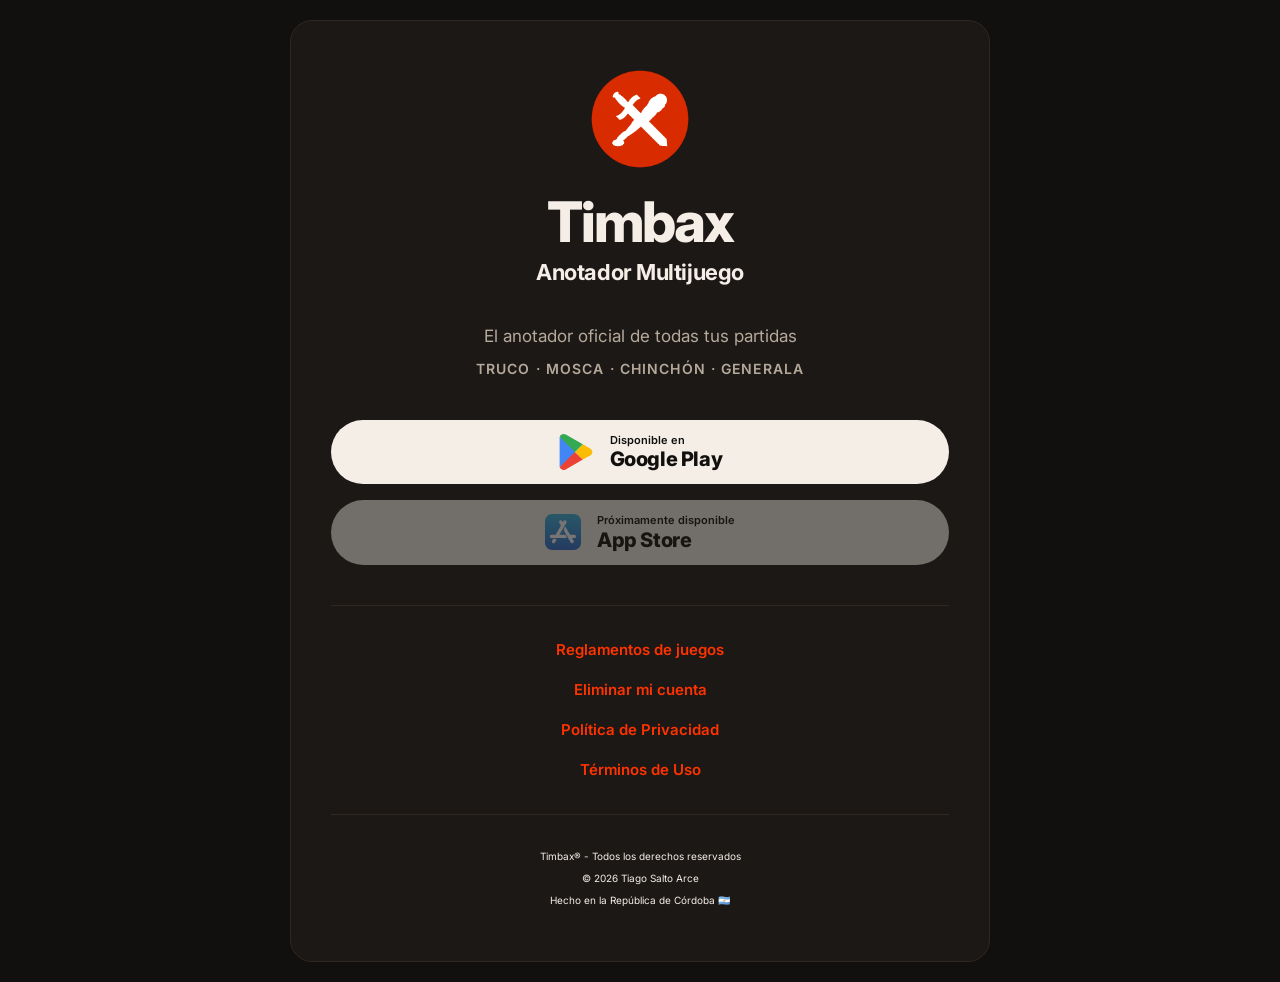
<file: index.html>
<!DOCTYPE html>
<html lang="es">
<head>
    <meta charset="UTF-8">
    <meta name="viewport" content="width=device-width, initial-scale=1.0">
    
    <!-- ══════════════════════════════════════════════════════════
     index.html  (timbax.com)
     ══════════════════════════════════════════════════════════ -->
<title>Timbax - Anotador de Truco, Generala, Mosca y Chinchón</title>
<meta name="description" content="Timbax es el anotador oficial para todas tus partidas de Truco, Generala, Mosca y Chinchón. El único anotador que entiende las reglas de tus juegos. Disponible para Android e iOS.">
<meta name="keywords" content="anotador de truco argentino, anotador de generala, anotador de chinchon, anotador de mosca, marcador de puntos, puntaje truco, puntaje mosca, puntaje generala, puntaje chinchon, anotador cartas argentina, anotador multijuego, truco argentino app">
<meta name="author" content="Tiago Salto Arce">
<link rel="canonical" href="https://timbax.com/">
 
<!-- Open Graph (WhatsApp, redes sociales) -->
<meta property="og:title" content="Timbax - Anotador de Truco, Generala, Mosca y Chinchón">
<meta property="og:description" content="El anotador oficial para todas tus partidas. El único anotador que entiende las reglas de tus juegos. Truco, Generala, Mosca y Chinchón.">
<meta property="og:url" content="https://timbax.com/">
<meta property="og:type" content="website">
<meta property="og:locale" content="es_AR">
    
    <!-- Favicons -->
    <link rel="icon" type="image/x-icon" href="/favicon.ico">
    <link rel="icon" type="image/png" sizes="32x32" href="/favicon-32x32.png">
    <link rel="icon" type="image/png" sizes="16x16" href="/favicon-16x16.png">
    <link rel="apple-touch-icon" sizes="180x180" href="/apple-touch-icon.png">
    <link rel="icon" type="image/png" sizes="192x192" href="/android-chrome-192x192.png">
    <link rel="icon" type="image/png" sizes="512x512" href="/android-chrome-512x512.png">

    <link rel="stylesheet" href="/assets/css/timbax.css">
    <style>
        body {
            min-height: 100vh;
            display: flex;
            flex-direction: column;
            align-items: center;
            justify-content: center;
        }

        .container {
            max-width: 700px;
            width: 100%;
            background: var(--container);
            padding: 48px 40px;
            border: 1px solid var(--border);
            border-radius: var(--radius-card);
            text-align: center;
        }

        .logo-image {
            width: 100px;
            height: auto;
            margin-bottom: 16px;
        }

        .logo {
            font-size: 56px;
            font-weight: 800;
            line-height: 1.05;
            letter-spacing: -0.04em;
            margin-bottom: 4px;
            color: var(--text);
        }

        .tagline {
            font-size: 22px;
            font-weight: 700;
            letter-spacing: -0.02em;
            margin-bottom: 32px;
            color: var(--text);
        }

        .description {
            font-size: 17px;
            font-weight: 400;
            margin-bottom: 8px;
            color: var(--text-muted);
        }

        .games {
            font-size: 14px;
            font-weight: 600;
            letter-spacing: 0.08em;
            margin-bottom: 40px;
            color: var(--text-muted);
        }

        .buttons {
            display: flex;
            flex-direction: column;
            gap: 16px;
            margin-bottom: 40px;
        }

        .btn {
            display: flex;
            align-items: center;
            justify-content: center;
            gap: 16px;
            padding: 14px 24px;
            text-decoration: none;
            border-radius: 50px;
            transition: all 0.2s ease;
            cursor: pointer;
            background: var(--text);
            color: var(--bg);
            -webkit-tap-highlight-color: transparent;
            user-select: none;
        }
        
        .btn:hover {
            background: #ffffff;
            transform: translateY(-2px);
            box-shadow: 0 0 0 3px var(--accent-soft);
        }

        .btn:focus-visible {
            outline: 2px solid var(--primary-text);
            outline-offset: 3px;
        }

        .btn-disabled {
            opacity: 0.4;
            pointer-events: none;
            filter: grayscale(25%);
        }

        .btn-disabled:hover {
            transform: none;
            box-shadow: none;
            background: var(--text);
        }

        .btn-icon {
            width: 36px;
            height: 36px;
            flex-shrink: 0;
        }

        .btn-text {
            display: flex;
            flex-direction: column;
            align-items: flex-start;
            gap: 1px;
        }

        .btn-text-sub {
            font-size: 11px;
            font-weight: 600;
            line-height: 1.2;
            color: var(--bg);
        }

        .btn-text-main {
            font-size: 20px;
            font-weight: 800;
            line-height: 1.1;
            letter-spacing: -0.02em;
            color: var(--bg);
        }

        .divider {
            width: 100%;
            height: 1px;
            background: var(--border);
            margin: 32px 0;
        }

        .legal-links {
            display: flex;
            flex-direction: column;
            gap: 16px;
            margin-bottom: 32px;
        }

        .legal-link {
            font-size: 15px;
            color: var(--primary-text);
            text-decoration: none;
            font-weight: 600;
            transition: opacity 0.2s ease;
            -webkit-tap-highlight-color: transparent;
        }

        .legal-link:hover {
            opacity: 0.7;
        }

        .footer-info {
            font-size: 12px;
            line-height: 1.8;
            color: var(--text-muted);
            font-weight: 400;
        }

        .footer-info p {
            margin-bottom: 4px;
            font-size: 10px;
        }

        /* Mobile adjustments */
        @media (max-width: 768px) {
            .container {
                padding: 40px 28px;
                max-width: 100%;
            }

            .logo-image {
                width: 80px;
                margin-bottom: 12px;
            }

            .logo {
                font-size: 42px;
            }

            .tagline {
                font-size: 18px;
                margin-bottom: 24px;
            }

            .description {
                font-size: 15px;
            }

            .games {
                font-size: 13px;
                margin-bottom: 32px;
                line-height: 1.4;
            }

            .buttons {
                gap: 12px;
            }

            .btn {
                font-size: 15px;
                padding: 14px 24px;
            }

            .btn-icon {
                width: 36px;
                height: 36px;
            }

            .divider {
                margin: 24px 0;
            }

            .legal-links {
                gap: 12px;
                margin-bottom: 24px;
            }

            .legal-link {
                font-size: 14px;
            }

            .footer-info {
                font-size: 10px;
            }
        }

        /* Tablet adjustments */
        @media (min-width: 769px) and (max-width: 1024px) {
            .container {
                max-width: 600px;
            }
        }
    </style>
</head>
<body>
    <div class="container">
        <img src="/timbax_logo.png" alt="Timbax Logo" class="logo-image">
        <h1 class="logo">Timbax</h1>
        <p class="tagline">Anotador Multijuego</p>
        
        <p class="description">El anotador oficial de todas tus partidas</p>
        <p class="games">TRUCO · MOSCA · CHINCHÓN · GENERALA</p>
        
        <div class="buttons">
            <a href="https://play.google.com/store/apps/details?id=com.timbax.app" class="btn" target="_blank" rel="noopener">
                <!-- Google Play logo oficial -->
                <img src="/assets/icons/ic_googleplay.svg" class="btn-icon" alt="">
                <div class="btn-text">
                    <span class="btn-text-sub">Disponible en</span>
                    <span class="btn-text-main">Google Play</span>
                </div>
            </a>
            <a href="https://apps.apple.com/app/timbax/id0000000000" class="btn btn-disabled" aria-disabled="true" tabindex="-1">
                <!-- Apple AppStore logo oficial -->
                <img src="/assets/icons/ic_appstore.svg" class="btn-icon" alt="">
                <div class="btn-text">
                    <span class="btn-text-sub">Próximamente disponible</span>
                    <span class="btn-text-main">App Store</span>
                </div>
            </a>
        </div>

        <div class="divider"></div>

        <div class="legal-links">
            <a href="/reglas" class="legal-link">Reglamentos de juegos</a>
            <a href="/delete-account" class="legal-link">Eliminar mi cuenta</a>
            <a href="/privacy-policy" class="legal-link">Política de Privacidad</a>
            <a href="/terms-of-use" class="legal-link">Términos de Uso</a>
        </div>

        <div class="divider"></div>

        <div class="footer-info">
            <p>Timbax® - Todos los derechos reservados</p>
            <p>© 2026 Tiago Salto Arce</p>
            <p>Hecho en la República de Córdoba 🇦🇷</p>
        </div>   
        
    </div>
</body>
</html>
</file>
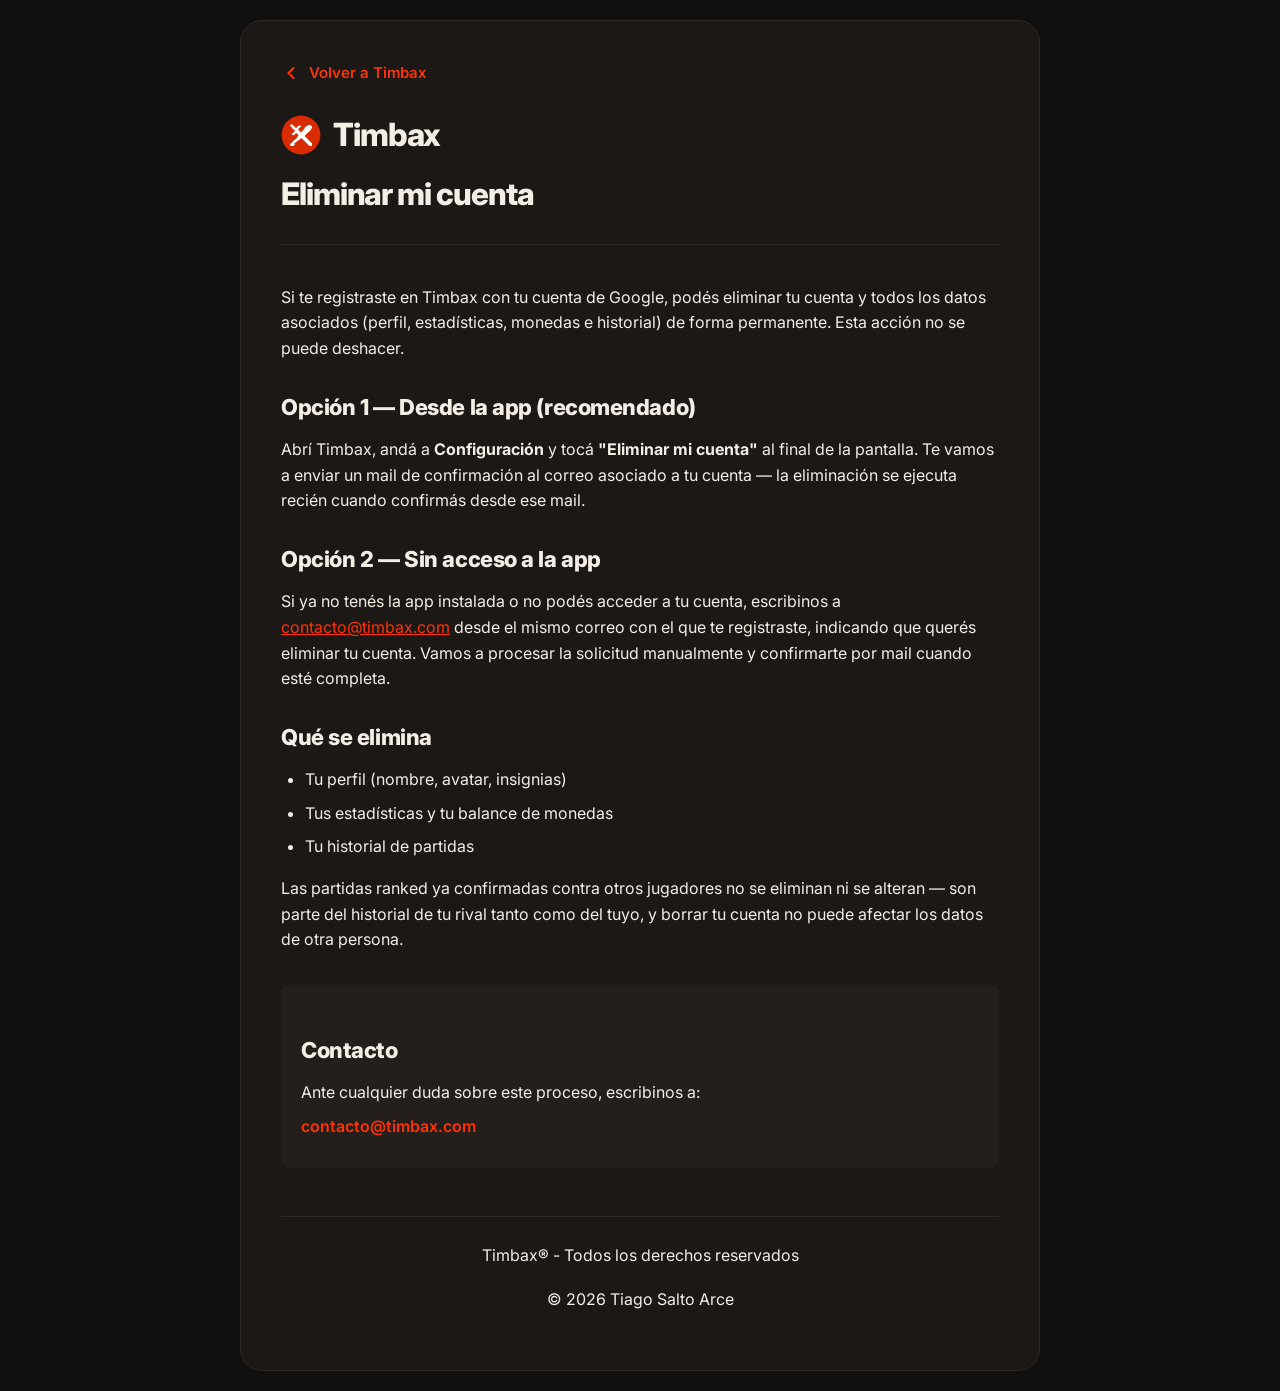
<file: delete-account.html>
<!DOCTYPE html>
<html lang="es">
<head>
    <meta charset="UTF-8">
    <meta name="viewport" content="width=device-width, initial-scale=1.0">
    <title>Eliminar mi cuenta - Timbax</title>
    <link rel="stylesheet" href="/assets/css/timbax.css">
    <style>
        .last-updated { font-size: 14px; color: var(--text-muted); }
        .contact {
            background: var(--surface);
            padding: 20px;
            border-radius: 8px;
            margin-top: 32px;
        }
        .contact p { margin-bottom: 8px; }
        .contact a { color: var(--primary-text); text-decoration: none; font-weight: 600; }
        .contact a:hover { text-decoration: underline; }
    </style>
</head>
<body>
    <div class="container">
        <a href="/" class="back-link">
            <svg class="back-icon" viewBox="0 0 24 24" fill="none" stroke="currentColor" stroke-width="2.5" stroke-linecap="round" stroke-linejoin="round">
                <path d="M15 18l-6-6 6-6"/>
            </svg>
            Volver a Timbax
        </a>
        <header>
            <div class="logo-container">
                <img src="/timbax_logo.png" alt="Timbax Logo" class="logo-image">
                <div class="logo">Timbax</div>
            </div>
            <h1>Eliminar mi cuenta</h1>
        </header>

        <section>
            <p>
                Si te registraste en Timbax con tu cuenta de Google, podés eliminar tu cuenta y todos
                los datos asociados (perfil, estadísticas, monedas e historial) de forma permanente.
                Esta acción no se puede deshacer.
            </p>
        </section>

        <section>
            <h2>Opción 1 — Desde la app (recomendado)</h2>
            <p>
                Abrí Timbax, andá a <strong>Configuración</strong> y tocá <strong>"Eliminar mi cuenta"</strong>
                al final de la pantalla. Te vamos a enviar un mail de confirmación al correo asociado
                a tu cuenta — la eliminación se ejecuta recién cuando confirmás desde ese mail.
            </p>
        </section>

        <section>
            <h2>Opción 2 — Sin acceso a la app</h2>
            <p>
                Si ya no tenés la app instalada o no podés acceder a tu cuenta, escribinos a
                <a href="mailto:contacto@timbax.com">contacto@timbax.com</a> desde el mismo correo
                con el que te registraste, indicando que querés eliminar tu cuenta. Vamos a procesar
                la solicitud manualmente y confirmarte por mail cuando esté completa.
            </p>
        </section>

        <section>
            <h2>Qué se elimina</h2>
            <ul>
                <li>Tu perfil (nombre, avatar, insignias)</li>
                <li>Tus estadísticas y tu balance de monedas</li>
                <li>Tu historial de partidas</li>
            </ul>
            <p>
                Las partidas ranked ya confirmadas contra otros jugadores no se eliminan ni se alteran —
                son parte del historial de tu rival tanto como del tuyo, y borrar tu cuenta no puede
                afectar los datos de otra persona.
            </p>
        </section>

        <div class="contact">
            <h2>Contacto</h2>
            <p>Ante cualquier duda sobre este proceso, escribinos a:</p>
            <p><a href="mailto:contacto@timbax.com">contacto@timbax.com</a></p>
        </div>

        <footer>
            <p>Timbax® - Todos los derechos reservados</p>
            <p>© 2026 Tiago Salto Arce</p>
        </footer>
    </div>
</body>
</html>
</file>
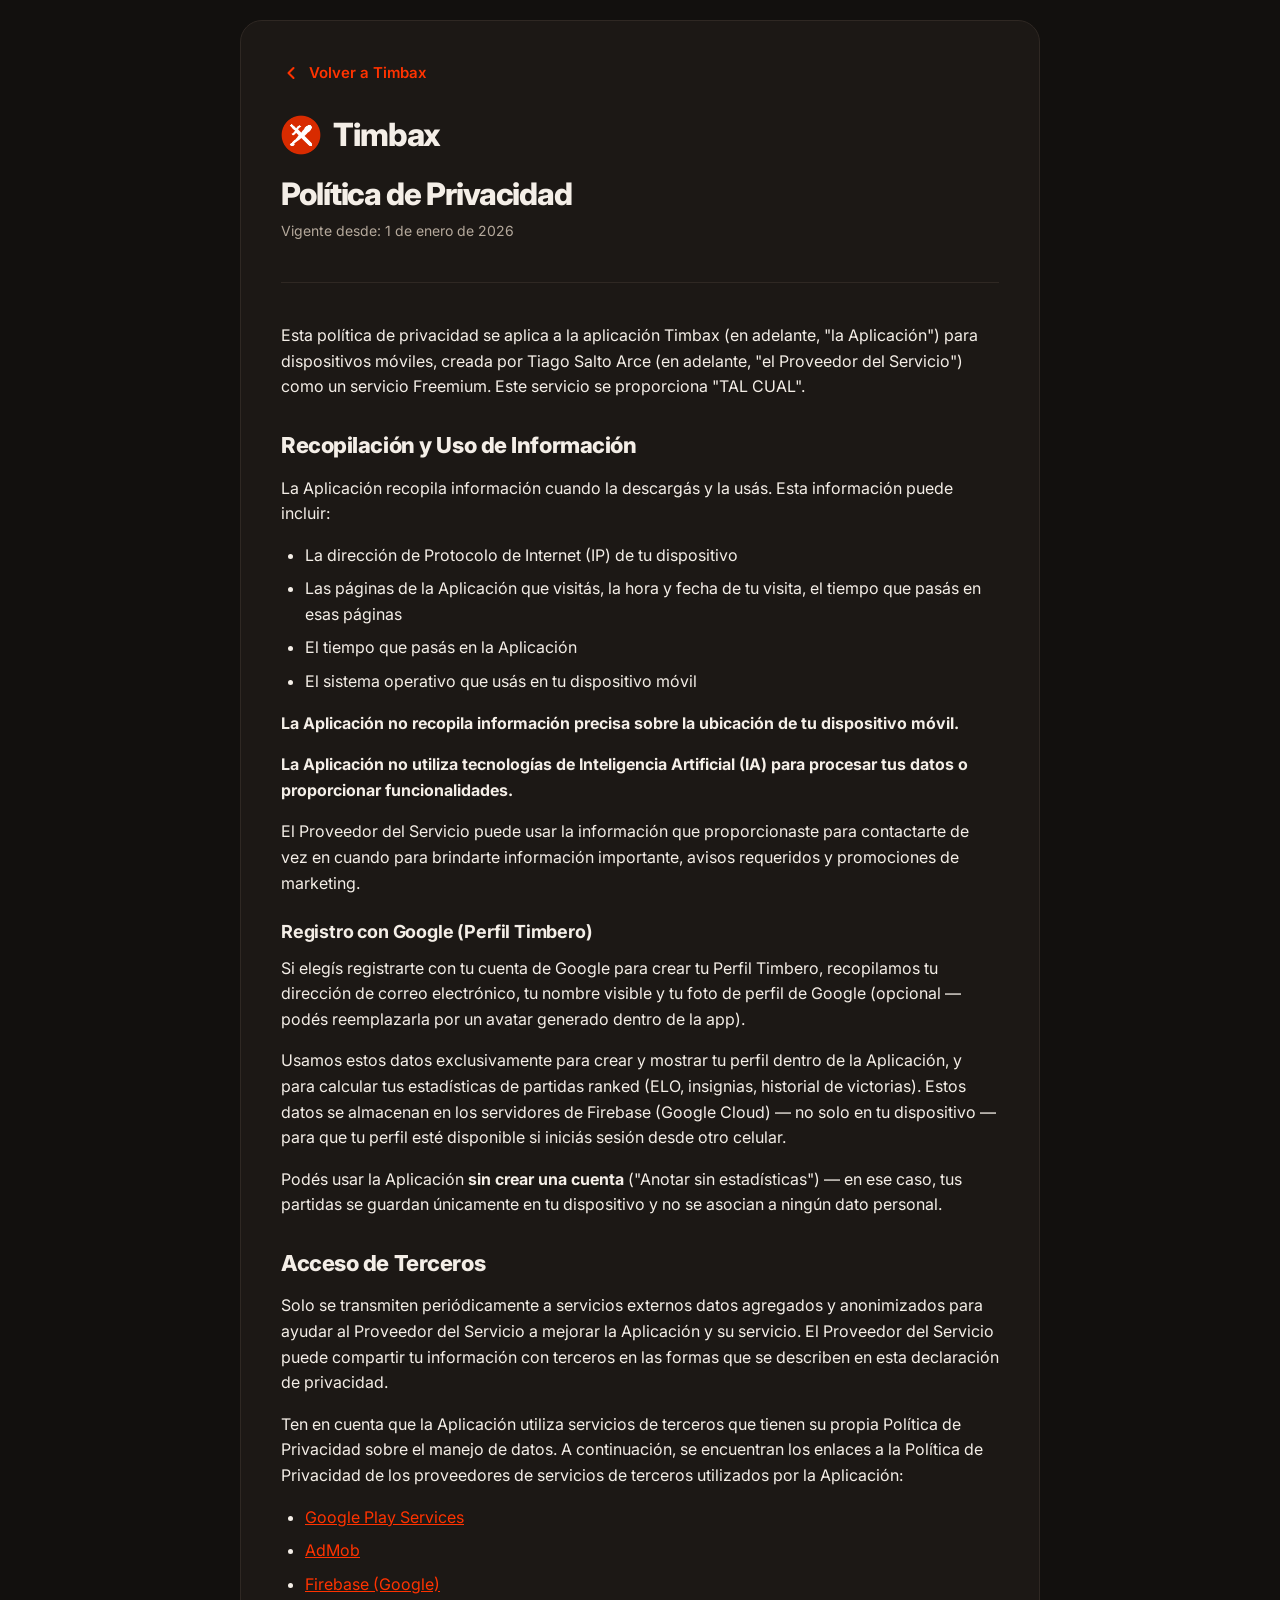
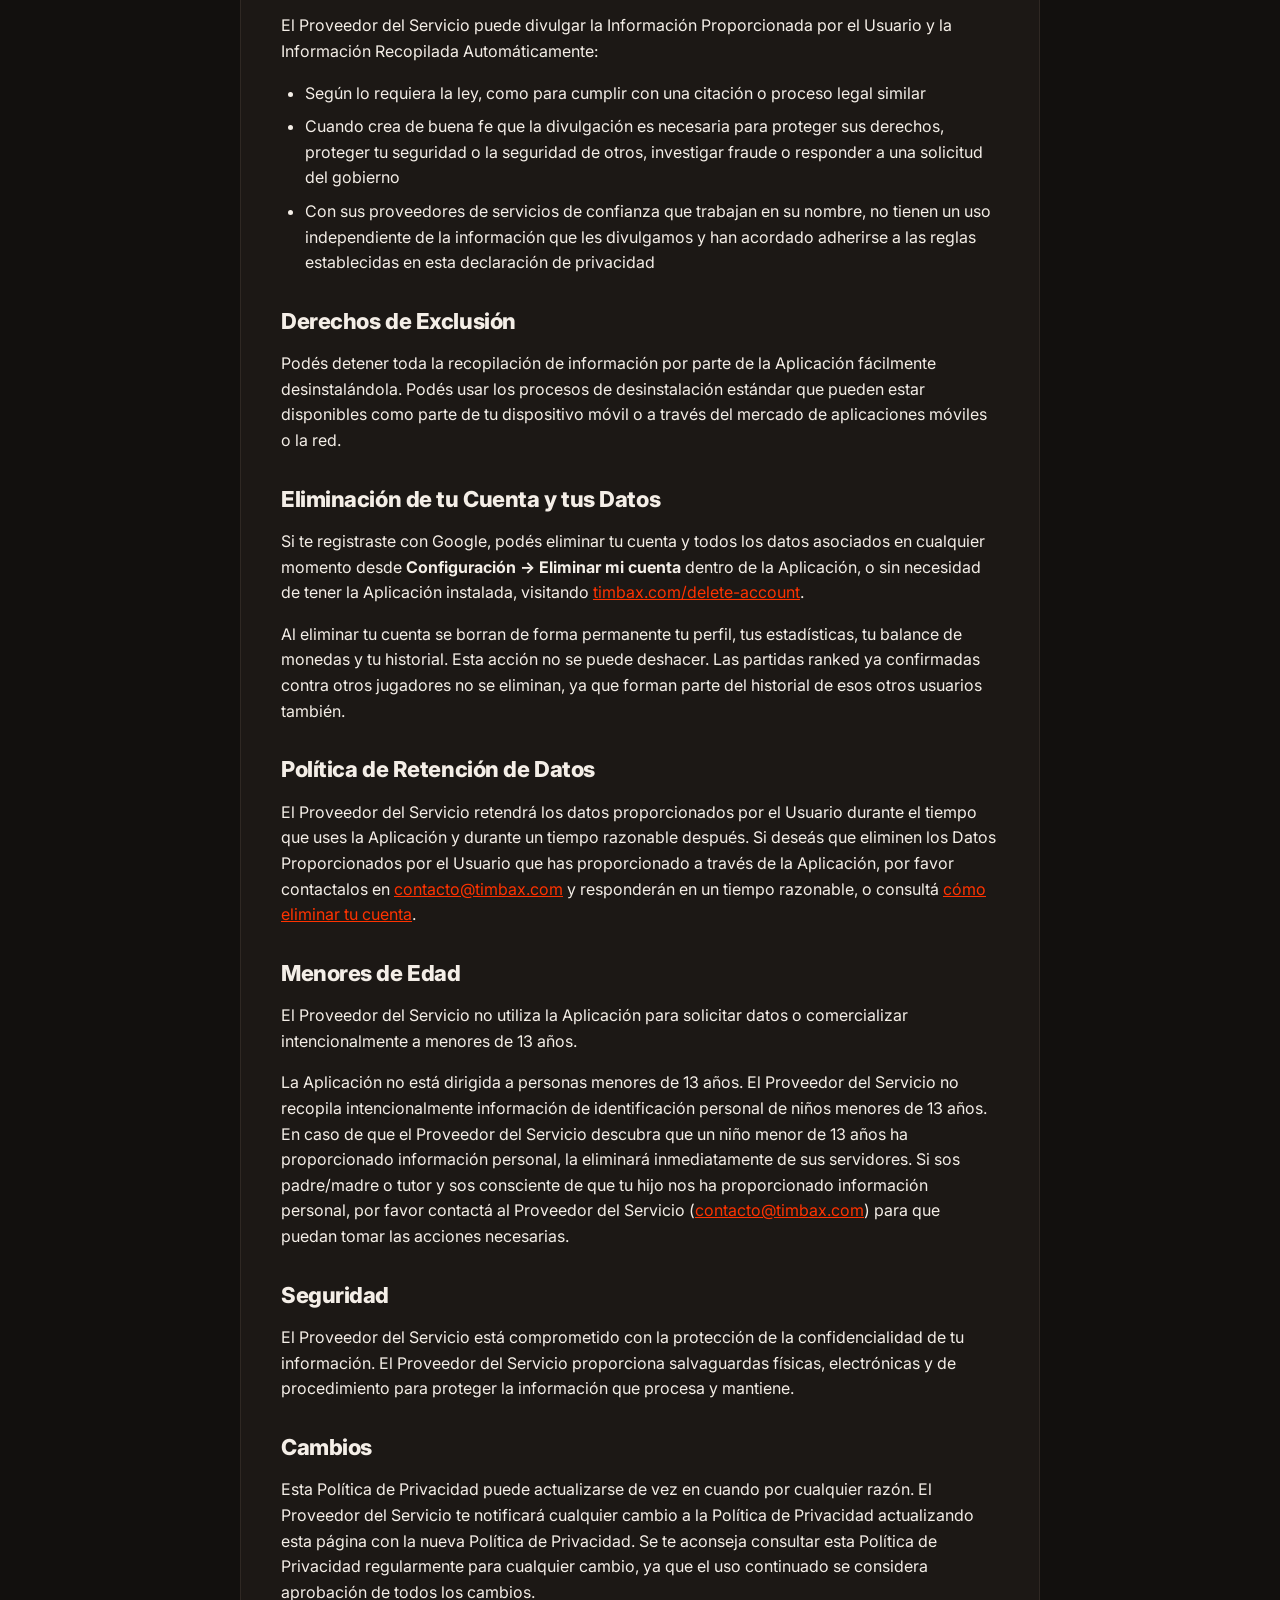
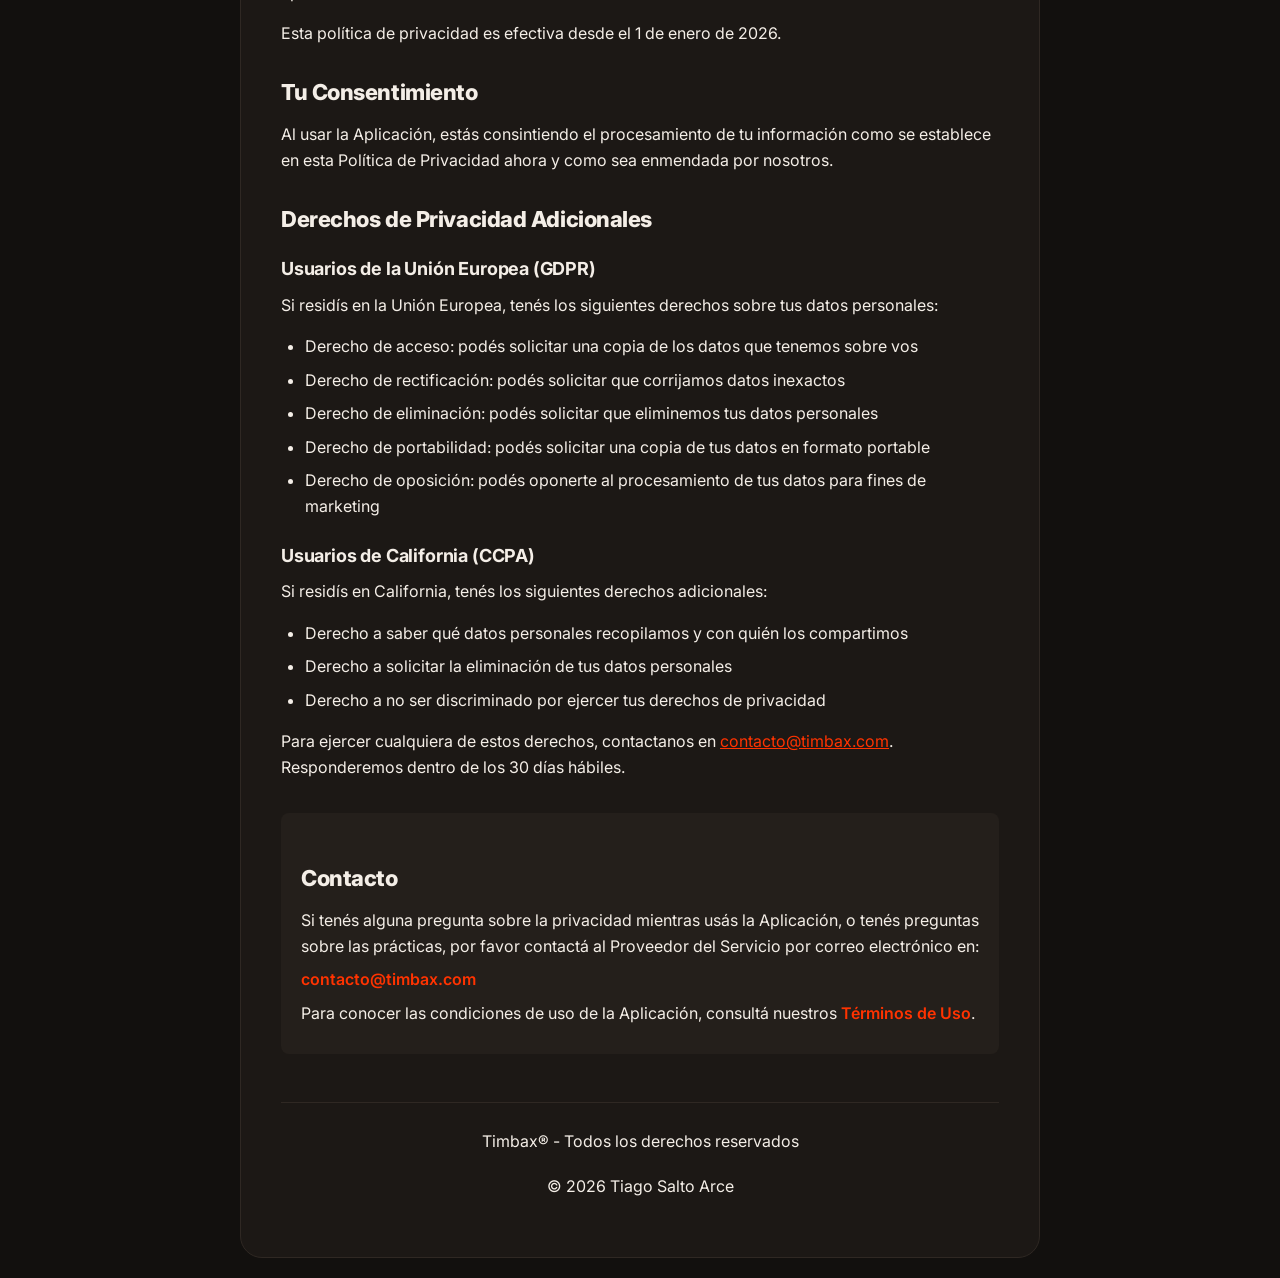
<file: privacy-policy.html>
<!DOCTYPE html>
<html lang="es">
<head>
    <meta charset="UTF-8">
    <meta name="viewport" content="width=device-width, initial-scale=1.0">
    <title>Política de Privacidad - Timbax</title>
    <link rel="stylesheet" href="/assets/css/timbax.css">
    <style>
        .last-updated {
            font-size: 14px;
            color: var(--text-muted);
        }
        .contact {
            background: var(--surface);
            padding: 20px;
            border-radius: 8px;
            margin-top: 32px;
        }
        .contact p {
            margin-bottom: 8px;
        }
        .contact a {
            color: var(--primary-text);
            text-decoration: none;
            font-weight: 600;
        }
        .contact a:hover {
            text-decoration: underline;
        }
    </style>
</head>
<body>
    <div class="container">
        <a href="/" class="back-link">
            <svg class="back-icon" viewBox="0 0 24 24" fill="none" stroke="currentColor" stroke-width="2.5" stroke-linecap="round" stroke-linejoin="round">
                <path d="M15 18l-6-6 6-6"/>
            </svg>
            Volver a Timbax
        </a>
         
        <header>
            <div class="logo-container">
                <img src="/timbax_logo.png" alt="Timbax Logo" class="logo-image">
                <div class="logo">Timbax</div>
            </div>
            <h1>Política de Privacidad</h1>
            <p class="last-updated">Vigente desde: 1 de enero de 2026</p>
        </header>
 
        <section>
            <p>
                Esta política de privacidad se aplica a la aplicación Timbax (en adelante, "la Aplicación") 
                para dispositivos móviles, creada por Tiago Salto Arce (en adelante, "el Proveedor del Servicio") 
                como un servicio Freemium. Este servicio se proporciona "TAL CUAL".
            </p>
        </section>
 
        <section>
            <h2>Recopilación y Uso de Información</h2>
            
            <p>
                La Aplicación recopila información cuando la descargás y la usás. Esta información puede incluir:
            </p>
 
            <ul>
                <li>La dirección de Protocolo de Internet (IP) de tu dispositivo</li>
                <li>Las páginas de la Aplicación que visitás, la hora y fecha de tu visita, el tiempo que pasás en esas páginas</li>
                <li>El tiempo que pasás en la Aplicación</li>
                <li>El sistema operativo que usás en tu dispositivo móvil</li>
            </ul>
 
            <p>
                <strong>La Aplicación no recopila información precisa sobre la ubicación de tu dispositivo móvil.</strong>
            </p>
 
            <p>
                <strong>La Aplicación no utiliza tecnologías de Inteligencia Artificial (IA) para procesar tus datos 
                o proporcionar funcionalidades.</strong>
            </p>
 
            <p>
                El Proveedor del Servicio puede usar la información que proporcionaste para contactarte de vez en cuando 
                para brindarte información importante, avisos requeridos y promociones de marketing.
            </p>

            <h3>Registro con Google (Perfil Timbero)</h3>

            <p>
                Si elegís registrarte con tu cuenta de Google para crear tu Perfil Timbero, recopilamos
                tu dirección de correo electrónico, tu nombre visible y tu foto de perfil de Google
                (opcional — podés reemplazarla por un avatar generado dentro de la app).
            </p>

            <p>
                Usamos estos datos exclusivamente para crear y mostrar tu perfil dentro de la Aplicación,
                y para calcular tus estadísticas de partidas ranked (ELO, insignias, historial de
                victorias). Estos datos se almacenan en los servidores de Firebase (Google Cloud) —
                no solo en tu dispositivo — para que tu perfil esté disponible si iniciás sesión desde
                otro celular.
            </p>

            <p>
                Podés usar la Aplicación <strong>sin crear una cuenta</strong> ("Anotar sin estadísticas")
                — en ese caso, tus partidas se guardan únicamente en tu dispositivo y no se asocian a
                ningún dato personal.
            </p>
        </section>
 
        <section>
            <h2>Acceso de Terceros</h2>
 
            <p>
                Solo se transmiten periódicamente a servicios externos datos agregados y anonimizados para ayudar al Proveedor 
                del Servicio a mejorar la Aplicación y su servicio. El Proveedor del Servicio puede compartir tu información 
                con terceros en las formas que se describen en esta declaración de privacidad.
            </p>
 
            <p>
                Ten en cuenta que la Aplicación utiliza servicios de terceros que tienen su propia Política de Privacidad 
                sobre el manejo de datos. A continuación, se encuentran los enlaces a la Política de Privacidad de los 
                proveedores de servicios de terceros utilizados por la Aplicación:
            </p>
 
            <ul>
                <li><a href="https://www.google.com/policies/privacy/" target="_blank">Google Play Services</a></li>
                <li><a href="https://support.google.com/admob/answer/6128543?hl=es" target="_blank">AdMob</a></li>
                <li><a href="https://firebase.google.com/support/privacy" target="_blank">Firebase (Google)</a></li>
            </ul>
 
            <p>
                El Proveedor del Servicio puede divulgar la Información Proporcionada por el Usuario y la Información 
                Recopilada Automáticamente:
            </p>
 
            <ul>
                <li>Según lo requiera la ley, como para cumplir con una citación o proceso legal similar</li>
                <li>Cuando crea de buena fe que la divulgación es necesaria para proteger sus derechos, 
                    proteger tu seguridad o la seguridad de otros, investigar fraude o responder a una solicitud del gobierno</li>
                <li>Con sus proveedores de servicios de confianza que trabajan en su nombre, no tienen un uso independiente 
                    de la información que les divulgamos y han acordado adherirse a las reglas establecidas en esta 
                    declaración de privacidad</li>
            </ul>
        </section>
 
        <section>
            <h2>Derechos de Exclusión</h2>
 
            <p>
                Podés detener toda la recopilación de información por parte de la Aplicación fácilmente desinstalándola. 
                Podés usar los procesos de desinstalación estándar que pueden estar disponibles como parte de tu dispositivo 
                móvil o a través del mercado de aplicaciones móviles o la red.
            </p>
        </section>
 
        <section>
            <h2>Eliminación de tu Cuenta y tus Datos</h2>

            <p>
                Si te registraste con Google, podés eliminar tu cuenta y todos los datos asociados en
                cualquier momento desde <strong>Configuración → Eliminar mi cuenta</strong> dentro de la
                Aplicación, o sin necesidad de tener la Aplicación instalada, visitando
                <a href="https://timbax.com/delete-account">timbax.com/delete-account</a>.
            </p>

            <p>
                Al eliminar tu cuenta se borran de forma permanente tu perfil, tus estadísticas, tu
                balance de monedas y tu historial. Esta acción no se puede deshacer. Las partidas
                ranked ya confirmadas contra otros jugadores no se eliminan, ya que forman parte del
                historial de esos otros usuarios también.
            </p>
        </section>

        <section>
            <h2>Política de Retención de Datos</h2>
 
            <p>
                El Proveedor del Servicio retendrá los datos proporcionados por el Usuario durante el tiempo que uses la 
                Aplicación y durante un tiempo razonable después. Si deseás que eliminen los Datos Proporcionados por el 
                Usuario que has proporcionado a través de la Aplicación, por favor contactalos en 
                <a href="mailto:contacto@timbax.com">contacto@timbax.com</a> y responderán en un tiempo razonable,
                o consultá <a href="https://timbax.com/delete-account">cómo eliminar tu cuenta</a>.
            </p>
        </section>
 
        <section>
            <h2>Menores de Edad</h2>
 
            <p>
                El Proveedor del Servicio no utiliza la Aplicación para solicitar datos o comercializar 
                intencionalmente a menores de 13 años.
            </p>
 
            <p>
                La Aplicación no está dirigida a personas menores de 13 años. El Proveedor del Servicio no recopila 
                intencionalmente información de identificación personal de niños menores de 13 años. En caso de que 
                el Proveedor del Servicio descubra que un niño menor de 13 años ha proporcionado información personal, 
                la eliminará inmediatamente de sus servidores. Si sos padre/madre o tutor y sos consciente de que tu 
                hijo nos ha proporcionado información personal, por favor contactá al Proveedor del Servicio 
                (<a href="mailto:contacto@timbax.com">contacto@timbax.com</a>) para que puedan tomar las acciones necesarias.
            </p>
        </section>
 
        <section>
            <h2>Seguridad</h2>
 
            <p>
                El Proveedor del Servicio está comprometido con la protección de la confidencialidad de tu información. 
                El Proveedor del Servicio proporciona salvaguardas físicas, electrónicas y de procedimiento para proteger 
                la información que procesa y mantiene.
            </p>
        </section>
 
        <section>
            <h2>Cambios</h2>
 
            <p>
                Esta Política de Privacidad puede actualizarse de vez en cuando por cualquier razón. El Proveedor del 
                Servicio te notificará cualquier cambio a la Política de Privacidad actualizando esta página con la 
                nueva Política de Privacidad. Se te aconseja consultar esta Política de Privacidad regularmente para 
                cualquier cambio, ya que el uso continuado se considera aprobación de todos los cambios.
            </p>
 
            <p>
                Esta política de privacidad es efectiva desde el 1 de enero de 2026.
            </p>
        </section>
 
        <section>
            <h2>Tu Consentimiento</h2>
 
            <p>
                Al usar la Aplicación, estás consintiendo el procesamiento de tu información como se establece en esta 
                Política de Privacidad ahora y como sea enmendada por nosotros.
            </p>
        </section>

        <section>
            <h2>Derechos de Privacidad Adicionales</h2>
        
            <h3>Usuarios de la Unión Europea (GDPR)</h3>
            <p>
                Si residís en la Unión Europea, tenés los siguientes derechos sobre tus datos personales:
            </p>
            <ul>
                <li>Derecho de acceso: podés solicitar una copia de los datos que tenemos sobre vos</li>
                <li>Derecho de rectificación: podés solicitar que corrijamos datos inexactos</li>
                <li>Derecho de eliminación: podés solicitar que eliminemos tus datos personales</li>
                <li>Derecho de portabilidad: podés solicitar una copia de tus datos en formato portable</li>
                <li>Derecho de oposición: podés oponerte al procesamiento de tus datos para fines de marketing</li>
            </ul>
        
            <h3>Usuarios de California (CCPA)</h3>
            <p>
                Si residís en California, tenés los siguientes derechos adicionales:
            </p>
            <ul>
                <li>Derecho a saber qué datos personales recopilamos y con quién los compartimos</li>
                <li>Derecho a solicitar la eliminación de tus datos personales</li>
                <li>Derecho a no ser discriminado por ejercer tus derechos de privacidad</li>
            </ul>
        
            <p>
                Para ejercer cualquiera de estos derechos, contactanos en 
                <a href="mailto:contacto@timbax.com">contacto@timbax.com</a>. 
                Responderemos dentro de los 30 días hábiles.
            </p>
        </section>
 
        <div class="contact">
            <h2>Contacto</h2>
            <p>
                Si tenés alguna pregunta sobre la privacidad mientras usás la Aplicación, o tenés preguntas sobre 
                las prácticas, por favor contactá al Proveedor del Servicio por correo electrónico en:
            </p>
            <p><a href="mailto:contacto@timbax.com">contacto@timbax.com</a></p>
            <p>
                Para conocer las condiciones de uso de la Aplicación, consultá nuestros 
                <a href="https://timbax.com/terms-of-use">Términos de Uso</a>.
            </p>
        </div>
 
        <footer>
            <p>Timbax® - Todos los derechos reservados</p>
            <p>© 2026 Tiago Salto Arce</p>
        </footer>
    </div>
</body>
</html>
</file>
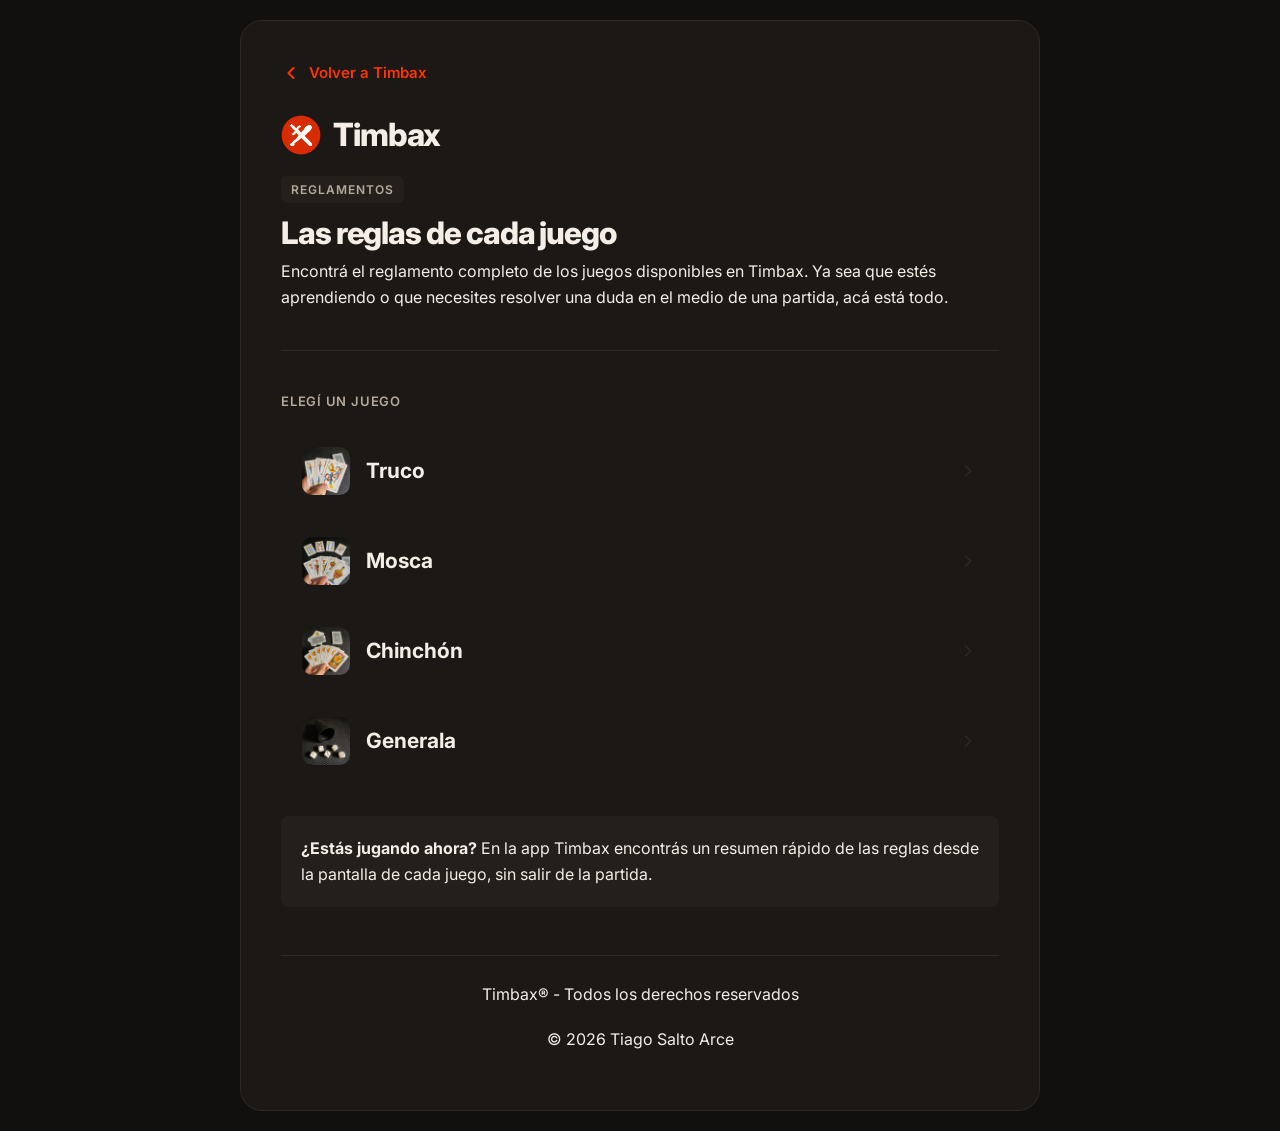
<file: reglas.html>
<!DOCTYPE html>
<html lang="es">
<head>
    <meta charset="UTF-8">
    <meta name="viewport" content="width=device-width, initial-scale=1.0">
       
    <!-- ══════════════════════════════════════════════════════════
     reglas.html  (timbax.com/reglas)
     ══════════════════════════════════════════════════════════ -->
    <title>Reglamentos de Juegos - Truco, Generala, Mosca y Chinchón | Timbax</title>
    <meta name="description" content="Reglamentos completos del Truco argentino, la Generala, la Mosca y el Chinchón. Reglas oficiales, variantes de barrio y glosario de cada juego.">
    <meta name="keywords" content="reglas del truco argentino, reglamento generala, como se juega a la mosca, reglas chinchon, juegos de cartas argentina, juegos de cartas">
    <meta name="author" content="Tiago Salto Arce">
    <link rel="canonical" href="https://timbax.com/reglas">
    <meta property="og:title" content="Reglamentos de Juegos - Truco, Generala, Mosca y Chinchón | Timbax">
    <meta property="og:description" content="Reglamentos completos del Truco argentino, la Generala, la Mosca y el Chinchón. Reglas oficiales, variantes regionales y glosario.">
    <meta property="og:url" content="https://timbax.com/reglas">
    <meta property="og:type" content="website">
    <meta property="og:locale" content="es_AR">
    
    <link rel="stylesheet" href="/assets/css/timbax.css">
    <style>
        .header-tag {
            display: inline-block;
            background: var(--surface);
            color: var(--text-muted);
            font-size: 12px;
            font-weight: 600;
            letter-spacing: 0.08em;
            text-transform: uppercase;
            padding: 4px 10px;
            border-radius: 6px;
            margin-bottom: 12px;
        }

        .games-label {
            font-size: 13px;
            font-weight: 600;
            letter-spacing: 0.06em;
            text-transform: uppercase;
            color: var(--text-muted);
            margin-bottom: 16px;
        }

        .game-list {
            display: flex;
            flex-direction: column;
            gap: 4px;
        }

        .game-link {
            display: flex;
            align-items: center;
            justify-content: space-between;
            padding: 18px 20px;
            border-radius: 10px;
            text-decoration: none;
            color: var(--text);
            transition: background 0.15s ease;
            -webkit-tap-highlight-color: transparent;
            border: 1px solid transparent;
        }
        .game-link:hover {
            background: var(--surface);
            border-color: var(--border);
        }
        .game-link:active { background: var(--surface-variant); }

        .game-link-left {
            display: flex;
            align-items: center;
            gap: 16px;
        }

        .game-icon {
            width: 48px;
            height: 48px;
            border-radius: 22%;
            overflow: hidden;
            flex-shrink: 0;
        }
        .game-icon img {
            width: 100%;
            height: 100%;
            object-fit: cover;
            display: block;
        }

        .game-name {
            font-size: 21px;
            font-weight: 700;
            color: var(--text);
            display: block;
            margin-bottom: 0;
        }

        .arrow-icon {
            color: var(--border);
            width: 20px;
            height: 20px;
            flex-shrink: 0;
        }

        .info-box {
            margin-top: 32px;
            background: var(--surface);
            border-radius: 8px;
            padding: 20px;
        }
        .info-box p { margin-bottom: 0; }

        @media (max-width: 768px) {
            .game-link { padding: 14px 16px; }
            .game-icon { width: 40px; height: 40px; }
        }
    </style>
</head>
<body>
    <div class="container">

        <a href="/" class="back-link">
            <svg class="back-icon" viewBox="0 0 24 24" fill="none" stroke="currentColor" stroke-width="2.5" stroke-linecap="round" stroke-linejoin="round">
                <path d="M15 18l-6-6 6-6"/>
            </svg>
            Volver a Timbax
        </a>

        <header>
            <div class="logo-container">
                <img src="/timbax_logo.png" alt="Timbax Logo" class="logo-image">
                <div class="logo">Timbax</div>
            </div>
            <div class="header-tag">Reglamentos</div>
            <h1>Las reglas de cada juego</h1>
            <p>
                Encontrá el reglamento completo de los juegos disponibles en Timbax. 
                Ya sea que estés aprendiendo o que necesites resolver una duda en el medio de una partida, acá está todo.
            </p>
        </header>

        <p class="games-label">Elegí un juego</p>

        <div class="game-list">

            <a href="/reglas/truco" class="game-link">
                <div class="game-link-left">
                    <div class="game-icon"><img src="/assets/images/truco.webp" alt="Truco"></div>
                    <span class="game-name">Truco</span>
                </div>
                <svg class="arrow-icon" viewBox="0 0 24 24" fill="none" stroke="currentColor" stroke-width="2" stroke-linecap="round" stroke-linejoin="round">
                    <path d="M9 18l6-6-6-6"/>
                </svg>
            </a>

            <a href="/reglas/mosca" class="game-link">
                <div class="game-link-left">
                    <div class="game-icon"><img src="/assets/images/mosca.webp" alt="Mosca"></div>
                    <span class="game-name">Mosca</span>
                </div>
                <svg class="arrow-icon" viewBox="0 0 24 24" fill="none" stroke="currentColor" stroke-width="2" stroke-linecap="round" stroke-linejoin="round">
                    <path d="M9 18l6-6-6-6"/>
                </svg>
            </a>

            <a href="/reglas/chinchon" class="game-link">
                <div class="game-link-left">
                    <div class="game-icon"><img src="/assets/images/chinchon.webp" alt="Chinchón"></div>
                    <span class="game-name">Chinchón</span>
                </div>
                <svg class="arrow-icon" viewBox="0 0 24 24" fill="none" stroke="currentColor" stroke-width="2" stroke-linecap="round" stroke-linejoin="round">
                    <path d="M9 18l6-6-6-6"/>
                </svg>
            </a>

            <a href="/reglas/generala" class="game-link">
                <div class="game-link-left">
                    <div class="game-icon"><img src="/assets/images/generala.webp" alt="Generala"></div>
                    <span class="game-name">Generala</span>
                </div>
                <svg class="arrow-icon" viewBox="0 0 24 24" fill="none" stroke="currentColor" stroke-width="2" stroke-linecap="round" stroke-linejoin="round">
                    <path d="M9 18l6-6-6-6"/>
                </svg>
            </a>

        </div>

        <div class="info-box">
            <p>
                <strong>¿Estás jugando ahora?</strong> En la app Timbax encontrás un resumen rápido de las reglas desde la pantalla de cada juego, sin salir de la partida.
            </p>
        </div>

        <footer>
            <p>Timbax® - Todos los derechos reservados</p>
            <p>© 2026 Tiago Salto Arce</p>
        </footer>

    </div>
</body>
</html>
</file>
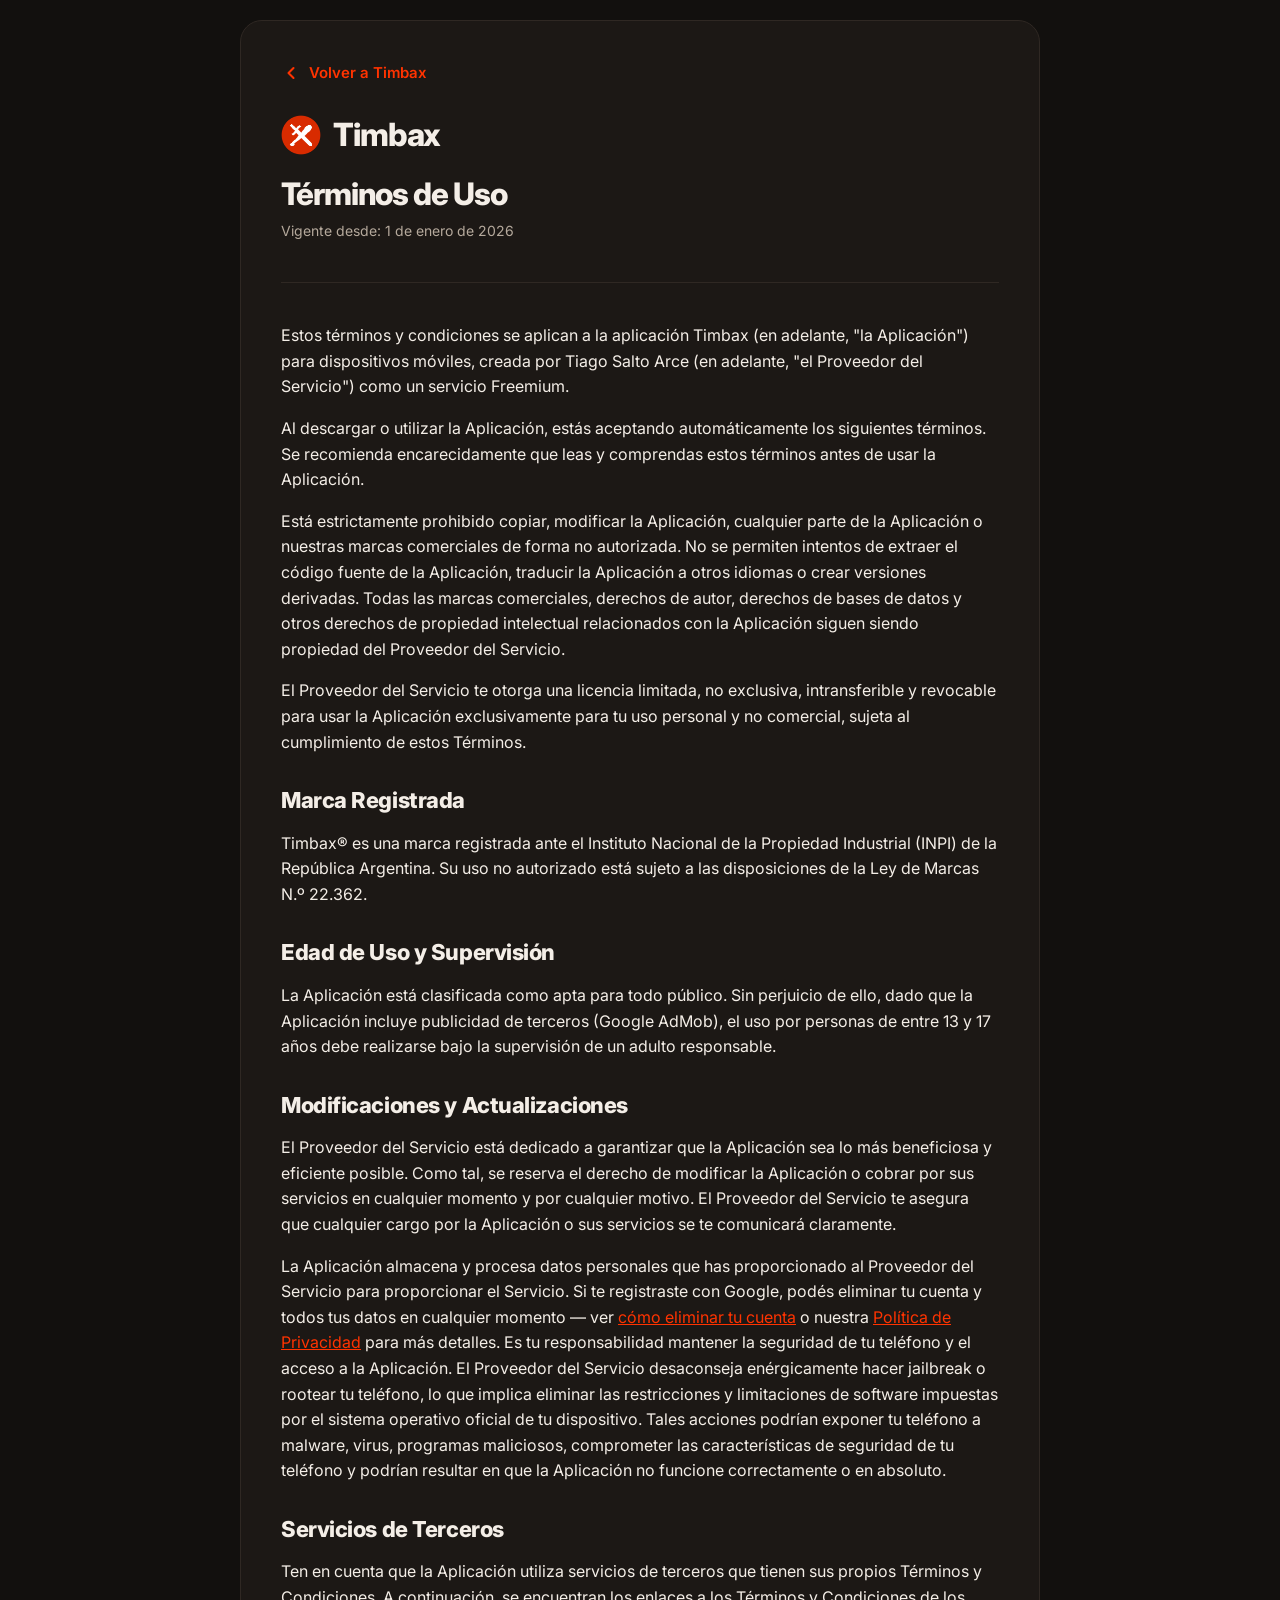
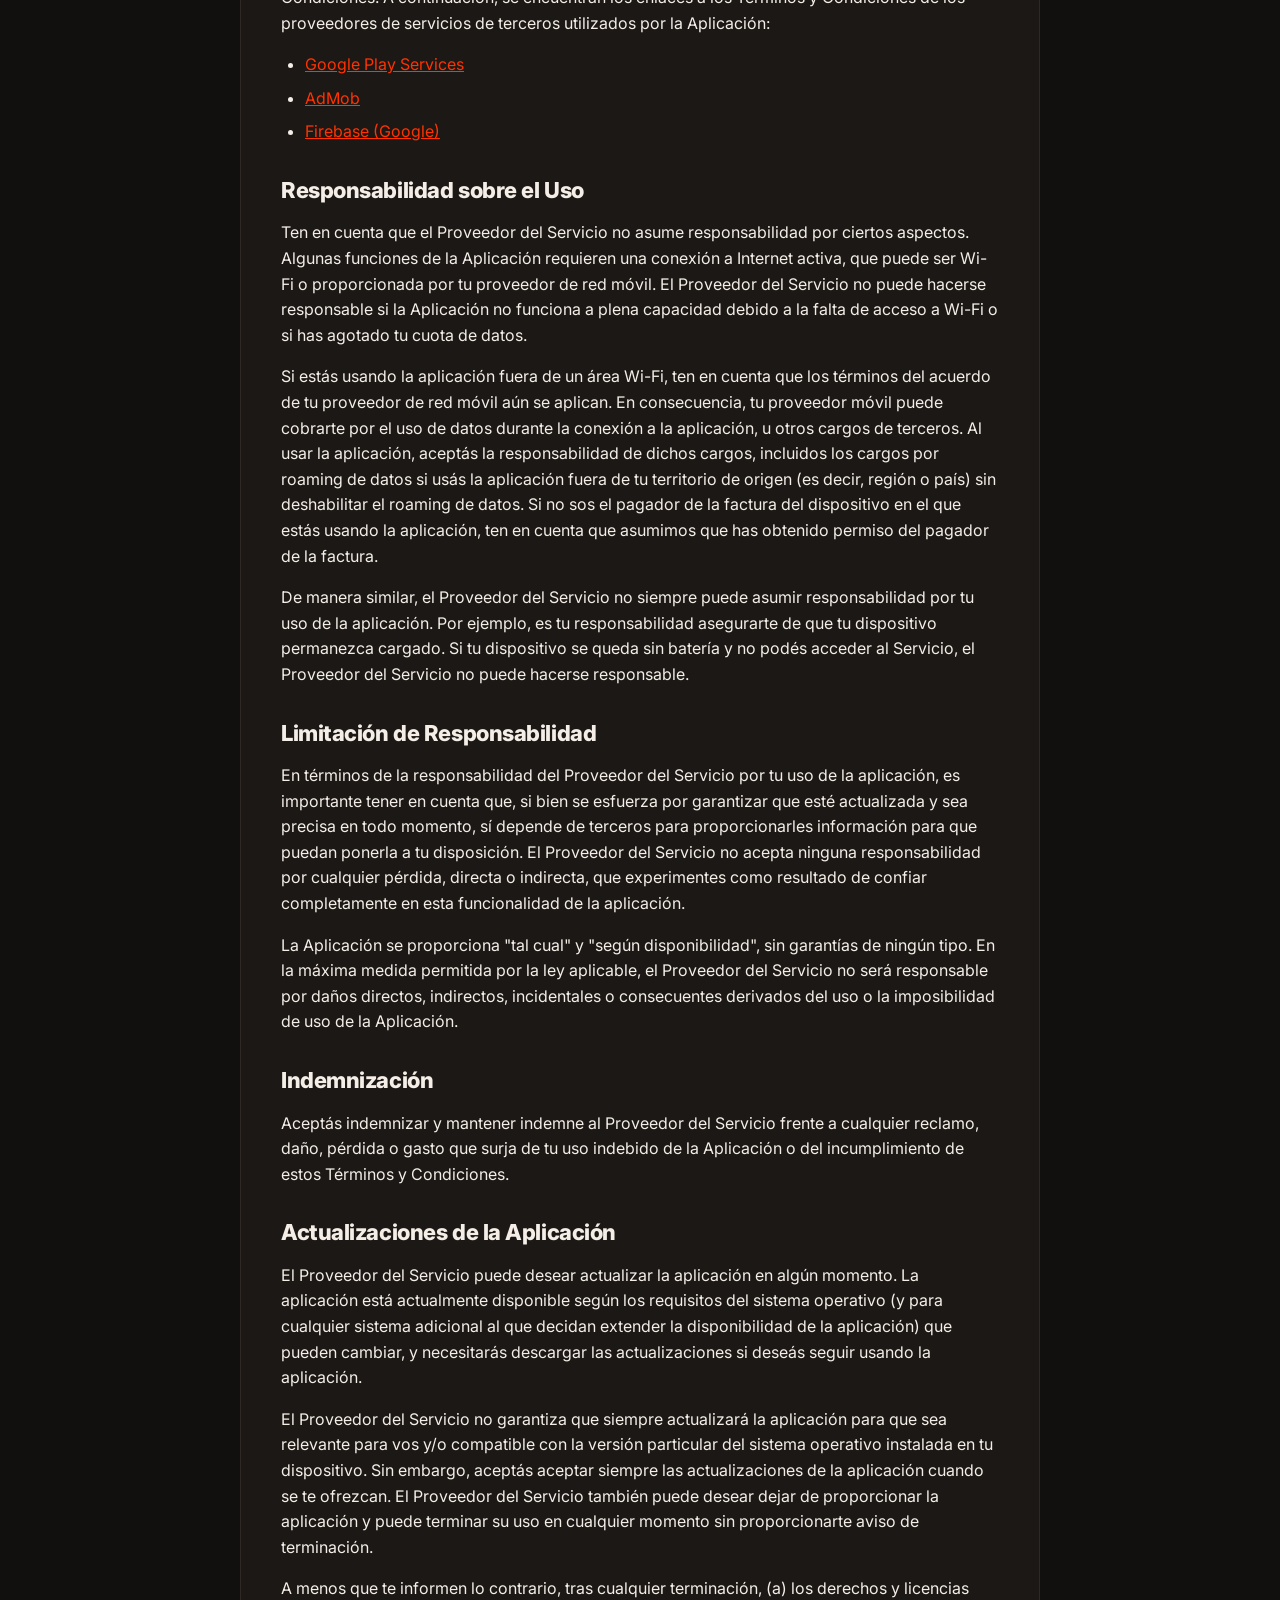
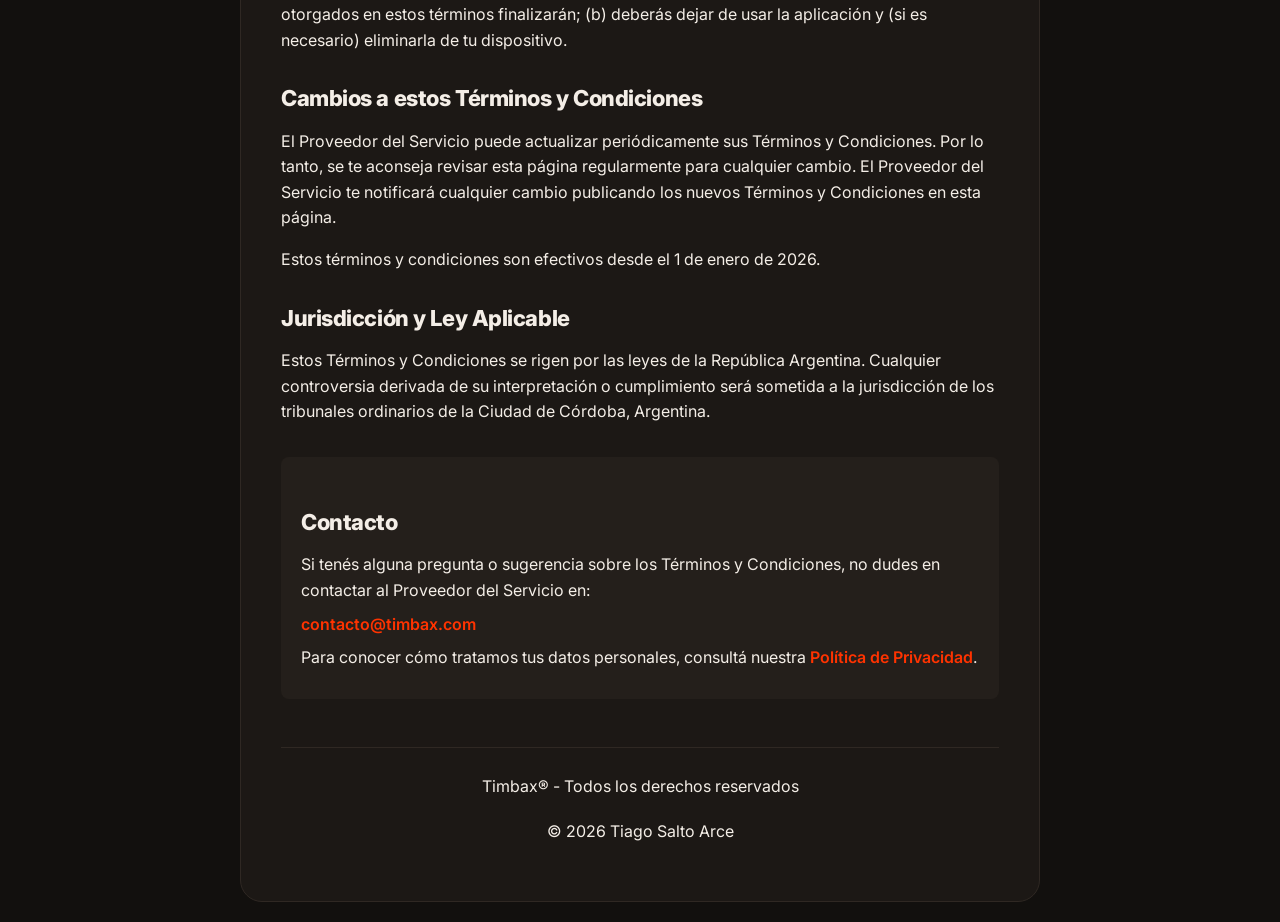
<file: terms-of-use.html>
<!DOCTYPE html>
<html lang="es">
<head>
    <meta charset="UTF-8">
    <meta name="viewport" content="width=device-width, initial-scale=1.0">
    <title>Términos de Uso - Timbax</title>
    <link rel="stylesheet" href="/assets/css/timbax.css">
    <style>
        .last-updated { font-size: 14px; color: var(--text-muted); }
        .contact {
            background: var(--surface);
            padding: 20px;
            border-radius: 8px;
            margin-top: 32px;
        }
        .contact p { margin-bottom: 8px; }
        .contact a { color: var(--primary-text); text-decoration: none; font-weight: 600; }
        .contact a:hover { text-decoration: underline; }
    </style>
</head>
<body>
    <div class="container">
        <a href="/" class="back-link">
            <svg class="back-icon" viewBox="0 0 24 24" fill="none" stroke="currentColor" stroke-width="2.5" stroke-linecap="round" stroke-linejoin="round">
                <path d="M15 18l-6-6 6-6"/>
            </svg>
            Volver a Timbax
        </a>
        <header>
            <div class="logo-container">
                <img src="/timbax_logo.png" alt="Timbax Logo" class="logo-image">
                <div class="logo">Timbax</div>
            </div>
            <h1>Términos de Uso</h1>
            <p class="last-updated">Vigente desde: 1 de enero de 2026</p>
        </header>
 
        <section>
            <p>
                Estos términos y condiciones se aplican a la aplicación Timbax (en adelante, "la Aplicación") 
                para dispositivos móviles, creada por Tiago Salto Arce (en adelante, "el Proveedor del Servicio") 
                como un servicio Freemium.
            </p>
 
            <p>
                Al descargar o utilizar la Aplicación, estás aceptando automáticamente los siguientes términos. 
                Se recomienda encarecidamente que leas y comprendas estos términos antes de usar la Aplicación.
            </p>
 
            <p>
                Está estrictamente prohibido copiar, modificar la Aplicación, cualquier parte de la Aplicación o 
                nuestras marcas comerciales de forma no autorizada. No se permiten intentos de extraer el código 
                fuente de la Aplicación, traducir la Aplicación a otros idiomas o crear versiones derivadas. 
                Todas las marcas comerciales, derechos de autor, derechos de bases de datos y otros derechos de 
                propiedad intelectual relacionados con la Aplicación siguen siendo propiedad del Proveedor del Servicio.
            </p>

            <p>
                El Proveedor del Servicio te otorga una licencia limitada, no exclusiva, intransferible y 
                revocable para usar la Aplicación exclusivamente para tu uso personal y no comercial, sujeta 
                al cumplimiento de estos Términos.
            </p>
        </section>

        <section>
            <h2>Marca Registrada</h2>

            <p>
                Timbax® es una marca registrada ante el Instituto Nacional de la Propiedad Industrial (INPI) 
                de la República Argentina. Su uso no autorizado está sujeto a las disposiciones de la Ley de 
                Marcas N.º 22.362.
            </p>
        </section>

        <section>
            <h2>Edad de Uso y Supervisión</h2>

            <p>
                La Aplicación está clasificada como apta para todo público. Sin perjuicio de ello, dado que la 
                Aplicación incluye publicidad de terceros (Google AdMob), el uso por personas de entre 13 y 17 
                años debe realizarse bajo la supervisión de un adulto responsable.
            </p>
        </section>
 
        <section>
            <h2>Modificaciones y Actualizaciones</h2>
 
            <p>
                El Proveedor del Servicio está dedicado a garantizar que la Aplicación sea lo más beneficiosa y 
                eficiente posible. Como tal, se reserva el derecho de modificar la Aplicación o cobrar por sus 
                servicios en cualquier momento y por cualquier motivo. El Proveedor del Servicio te asegura que 
                cualquier cargo por la Aplicación o sus servicios se te comunicará claramente.
            </p>
 
            <p>
                La Aplicación almacena y procesa datos personales que has proporcionado al Proveedor del Servicio 
                para proporcionar el Servicio. Si te registraste con Google, podés eliminar tu cuenta y todos tus
                datos en cualquier momento — ver <a href="https://timbax.com/delete-account">cómo eliminar tu cuenta</a>
                o nuestra <a href="https://timbax.com/privacy-policy">Política de Privacidad</a> para más detalles.
                Es tu responsabilidad mantener la seguridad de tu teléfono y el 
                acceso a la Aplicación. El Proveedor del Servicio desaconseja enérgicamente hacer jailbreak o 
                rootear tu teléfono, lo que implica eliminar las restricciones y limitaciones de software impuestas 
                por el sistema operativo oficial de tu dispositivo. Tales acciones podrían exponer tu teléfono a 
                malware, virus, programas maliciosos, comprometer las características de seguridad de tu teléfono 
                y podrían resultar en que la Aplicación no funcione correctamente o en absoluto.
            </p>
        </section>
 
        <section>
            <h2>Servicios de Terceros</h2>
 
            <p>
                Ten en cuenta que la Aplicación utiliza servicios de terceros que tienen sus propios Términos y 
                Condiciones. A continuación, se encuentran los enlaces a los Términos y Condiciones de los 
                proveedores de servicios de terceros utilizados por la Aplicación:
            </p>
 
            <ul>
                <li><a href="https://policies.google.com/terms" target="_blank">Google Play Services</a></li>
                <li><a href="https://developers.google.com/admob/terms" target="_blank">AdMob</a></li>
                <li><a href="https://firebase.google.com/terms" target="_blank">Firebase (Google)</a></li>
            </ul>
        </section>
 
        <section>
            <h2>Responsabilidad sobre el Uso</h2>
 
            <p>
                Ten en cuenta que el Proveedor del Servicio no asume responsabilidad por ciertos aspectos. 
                Algunas funciones de la Aplicación requieren una conexión a Internet activa, que puede ser 
                Wi-Fi o proporcionada por tu proveedor de red móvil. El Proveedor del Servicio no puede 
                hacerse responsable si la Aplicación no funciona a plena capacidad debido a la falta de 
                acceso a Wi-Fi o si has agotado tu cuota de datos.
            </p>
 
            <p>
                Si estás usando la aplicación fuera de un área Wi-Fi, ten en cuenta que los términos del 
                acuerdo de tu proveedor de red móvil aún se aplican. En consecuencia, tu proveedor móvil 
                puede cobrarte por el uso de datos durante la conexión a la aplicación, u otros cargos de 
                terceros. Al usar la aplicación, aceptás la responsabilidad de dichos cargos, incluidos 
                los cargos por roaming de datos si usás la aplicación fuera de tu territorio de origen 
                (es decir, región o país) sin deshabilitar el roaming de datos. Si no sos el pagador de 
                la factura del dispositivo en el que estás usando la aplicación, ten en cuenta que asumimos 
                que has obtenido permiso del pagador de la factura.
            </p>
 
            <p>
                De manera similar, el Proveedor del Servicio no siempre puede asumir responsabilidad por 
                tu uso de la aplicación. Por ejemplo, es tu responsabilidad asegurarte de que tu dispositivo 
                permanezca cargado. Si tu dispositivo se queda sin batería y no podés acceder al Servicio, 
                el Proveedor del Servicio no puede hacerse responsable.
            </p>
        </section>
 
        <section>
            <h2>Limitación de Responsabilidad</h2>
 
            <p>
                En términos de la responsabilidad del Proveedor del Servicio por tu uso de la aplicación, 
                es importante tener en cuenta que, si bien se esfuerza por garantizar que esté actualizada 
                y sea precisa en todo momento, sí depende de terceros para proporcionarles información para 
                que puedan ponerla a tu disposición. El Proveedor del Servicio no acepta ninguna responsabilidad 
                por cualquier pérdida, directa o indirecta, que experimentes como resultado de confiar 
                completamente en esta funcionalidad de la aplicación.
            </p>

            <p>
                La Aplicación se proporciona "tal cual" y "según disponibilidad", sin garantías de ningún tipo. 
                En la máxima medida permitida por la ley aplicable, el Proveedor del Servicio no será responsable 
                por daños directos, indirectos, incidentales o consecuentes derivados del uso o la imposibilidad 
                de uso de la Aplicación.
            </p>
        </section>

        <section>
            <h2>Indemnización</h2>

            <p>
                Aceptás indemnizar y mantener indemne al Proveedor del Servicio frente a cualquier reclamo, 
                daño, pérdida o gasto que surja de tu uso indebido de la Aplicación o del incumplimiento de 
                estos Términos y Condiciones.
            </p>
        </section>
 
        <section>
            <h2>Actualizaciones de la Aplicación</h2>
 
            <p>
                El Proveedor del Servicio puede desear actualizar la aplicación en algún momento. La aplicación 
                está actualmente disponible según los requisitos del sistema operativo (y para cualquier sistema 
                adicional al que decidan extender la disponibilidad de la aplicación) que pueden cambiar, y 
                necesitarás descargar las actualizaciones si deseás seguir usando la aplicación.
            </p>
 
            <p>
                El Proveedor del Servicio no garantiza que siempre actualizará la aplicación para que sea 
                relevante para vos y/o compatible con la versión particular del sistema operativo instalada 
                en tu dispositivo. Sin embargo, aceptás aceptar siempre las actualizaciones de la aplicación 
                cuando se te ofrezcan. El Proveedor del Servicio también puede desear dejar de proporcionar 
                la aplicación y puede terminar su uso en cualquier momento sin proporcionarte aviso de terminación.
            </p>
 
            <p>
                A menos que te informen lo contrario, tras cualquier terminación, (a) los derechos y licencias 
                otorgados en estos términos finalizarán; (b) deberás dejar de usar la aplicación y (si es necesario) 
                eliminarla de tu dispositivo.
            </p>
        </section>
 
        <section>
            <h2>Cambios a estos Términos y Condiciones</h2>
 
            <p>
                El Proveedor del Servicio puede actualizar periódicamente sus Términos y Condiciones. Por lo tanto, 
                se te aconseja revisar esta página regularmente para cualquier cambio. El Proveedor del Servicio 
                te notificará cualquier cambio publicando los nuevos Términos y Condiciones en esta página.
            </p>
 
            <p>
                Estos términos y condiciones son efectivos desde el 1 de enero de 2026.
            </p>
        </section>

        <section>
            <h2>Jurisdicción y Ley Aplicable</h2>

            <p>
                Estos Términos y Condiciones se rigen por las leyes de la República Argentina. Cualquier 
                controversia derivada de su interpretación o cumplimiento será sometida a la jurisdicción de 
                los tribunales ordinarios de la Ciudad de Córdoba, Argentina.
            </p>
        </section>
 
        <div class="contact">
            <h2>Contacto</h2>
            <p>
                Si tenés alguna pregunta o sugerencia sobre los Términos y Condiciones, no dudes en contactar 
                al Proveedor del Servicio en:
            </p>
            <p><a href="mailto:contacto@timbax.com">contacto@timbax.com</a></p>
            <p>
                Para conocer cómo tratamos tus datos personales, consultá nuestra 
                <a href="https://timbax.com/privacy-policy">Política de Privacidad</a>.
            </p>
        </div>
 
        <footer>
            <p>Timbax® - Todos los derechos reservados</p>
            <p>© 2026 Tiago Salto Arce</p>
        </footer>
    </div>
</body>
</html>
</file>
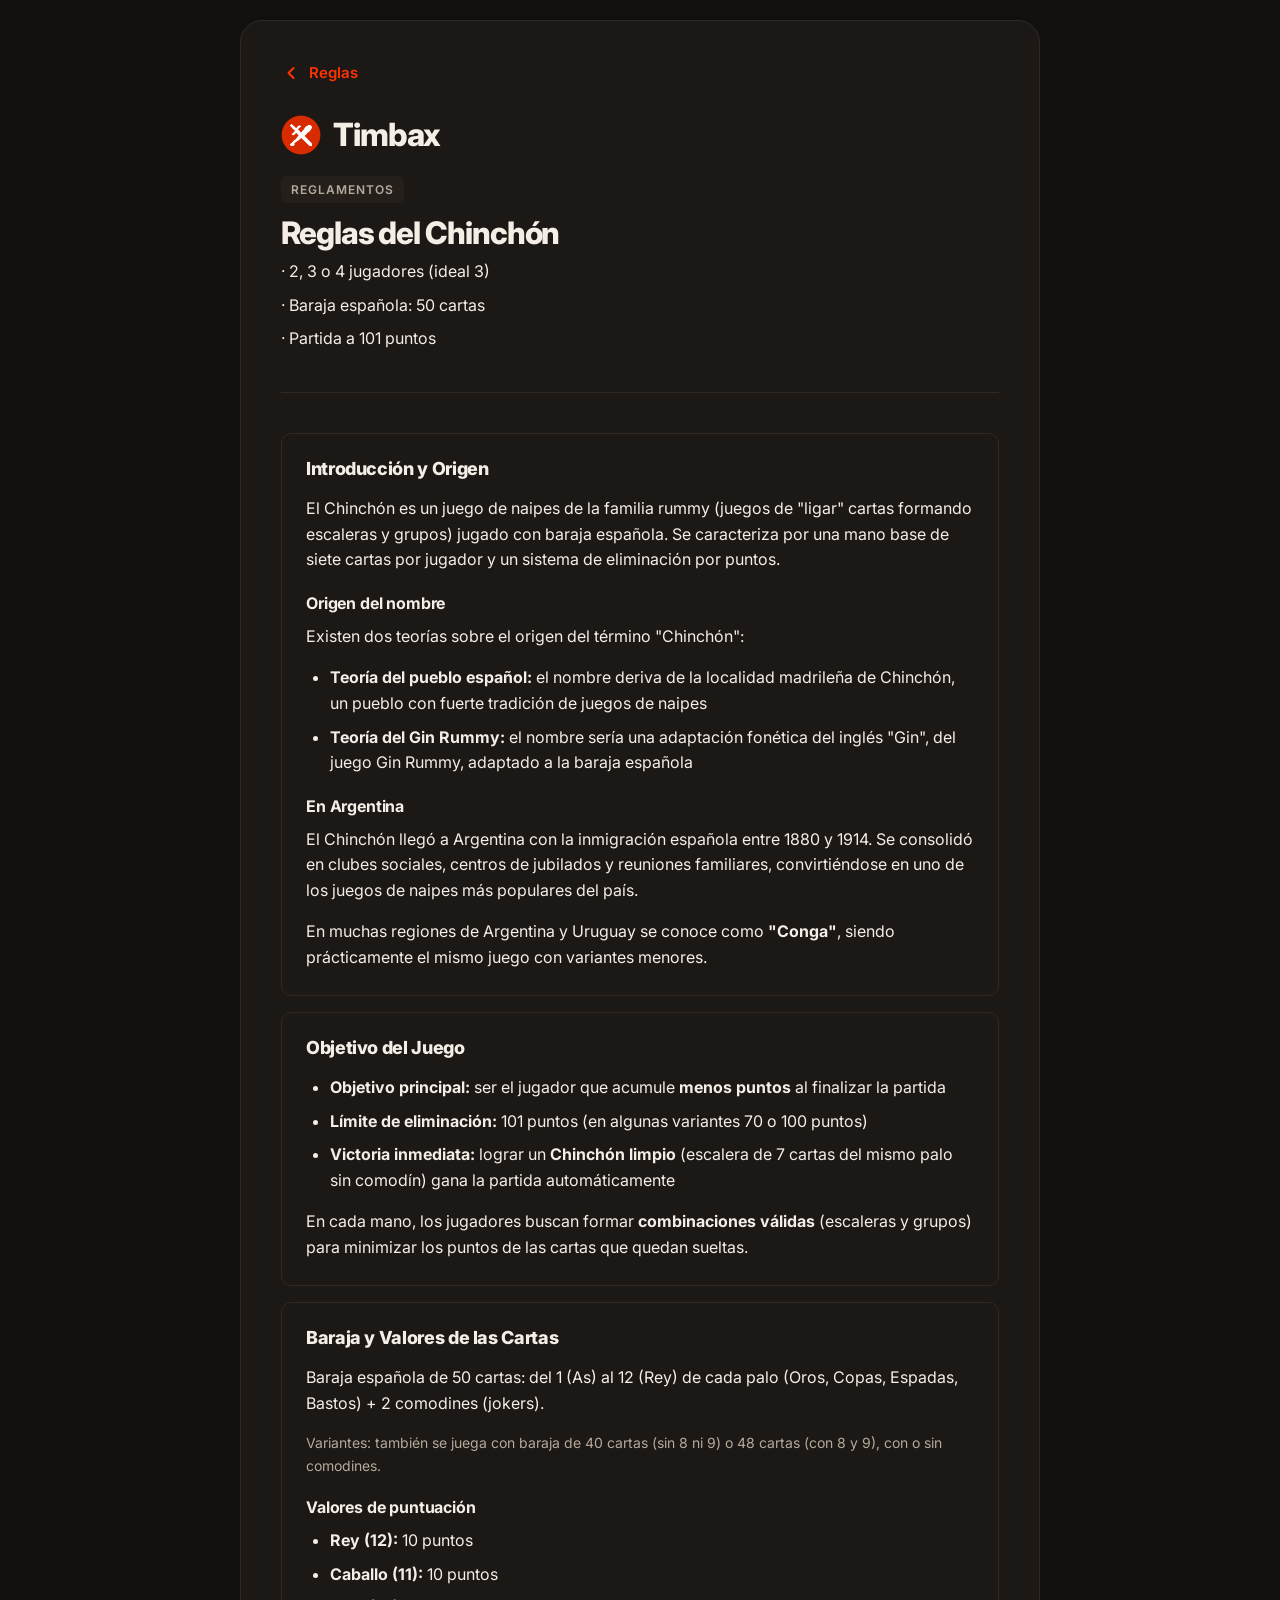
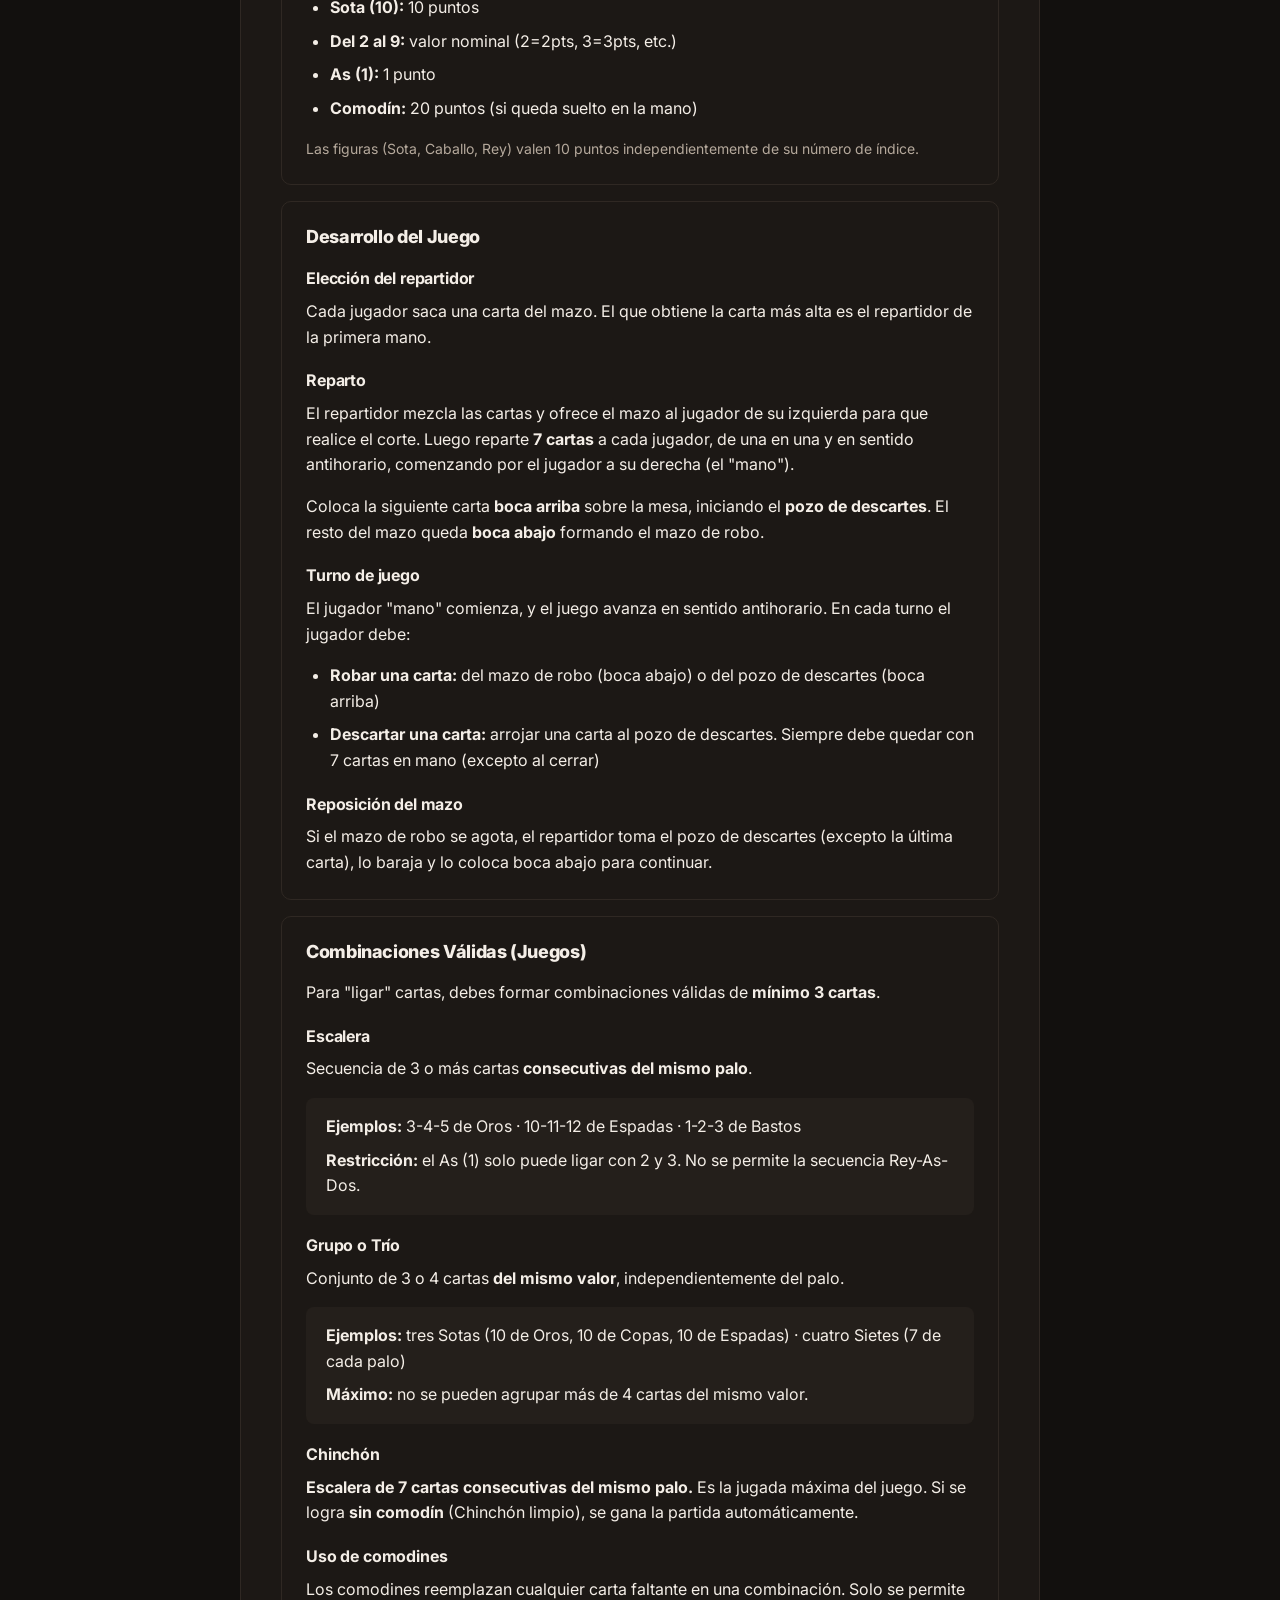
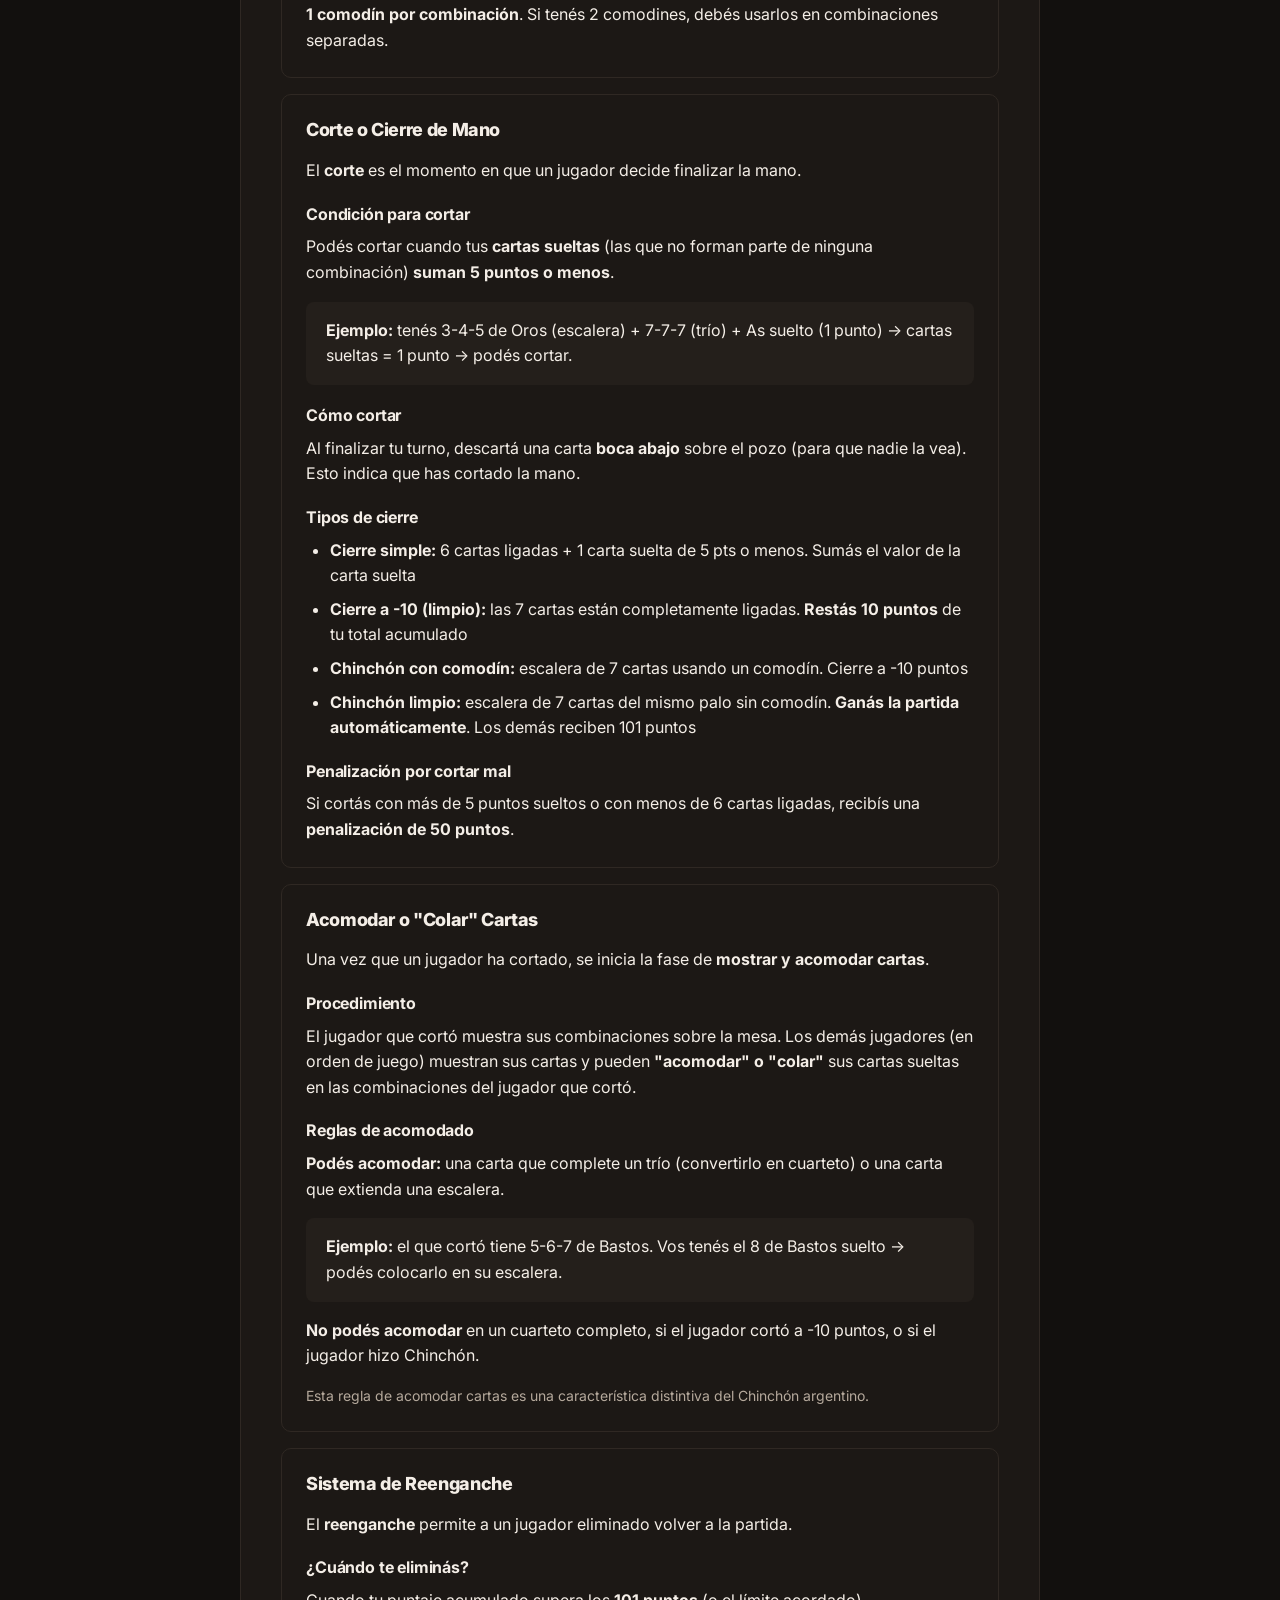
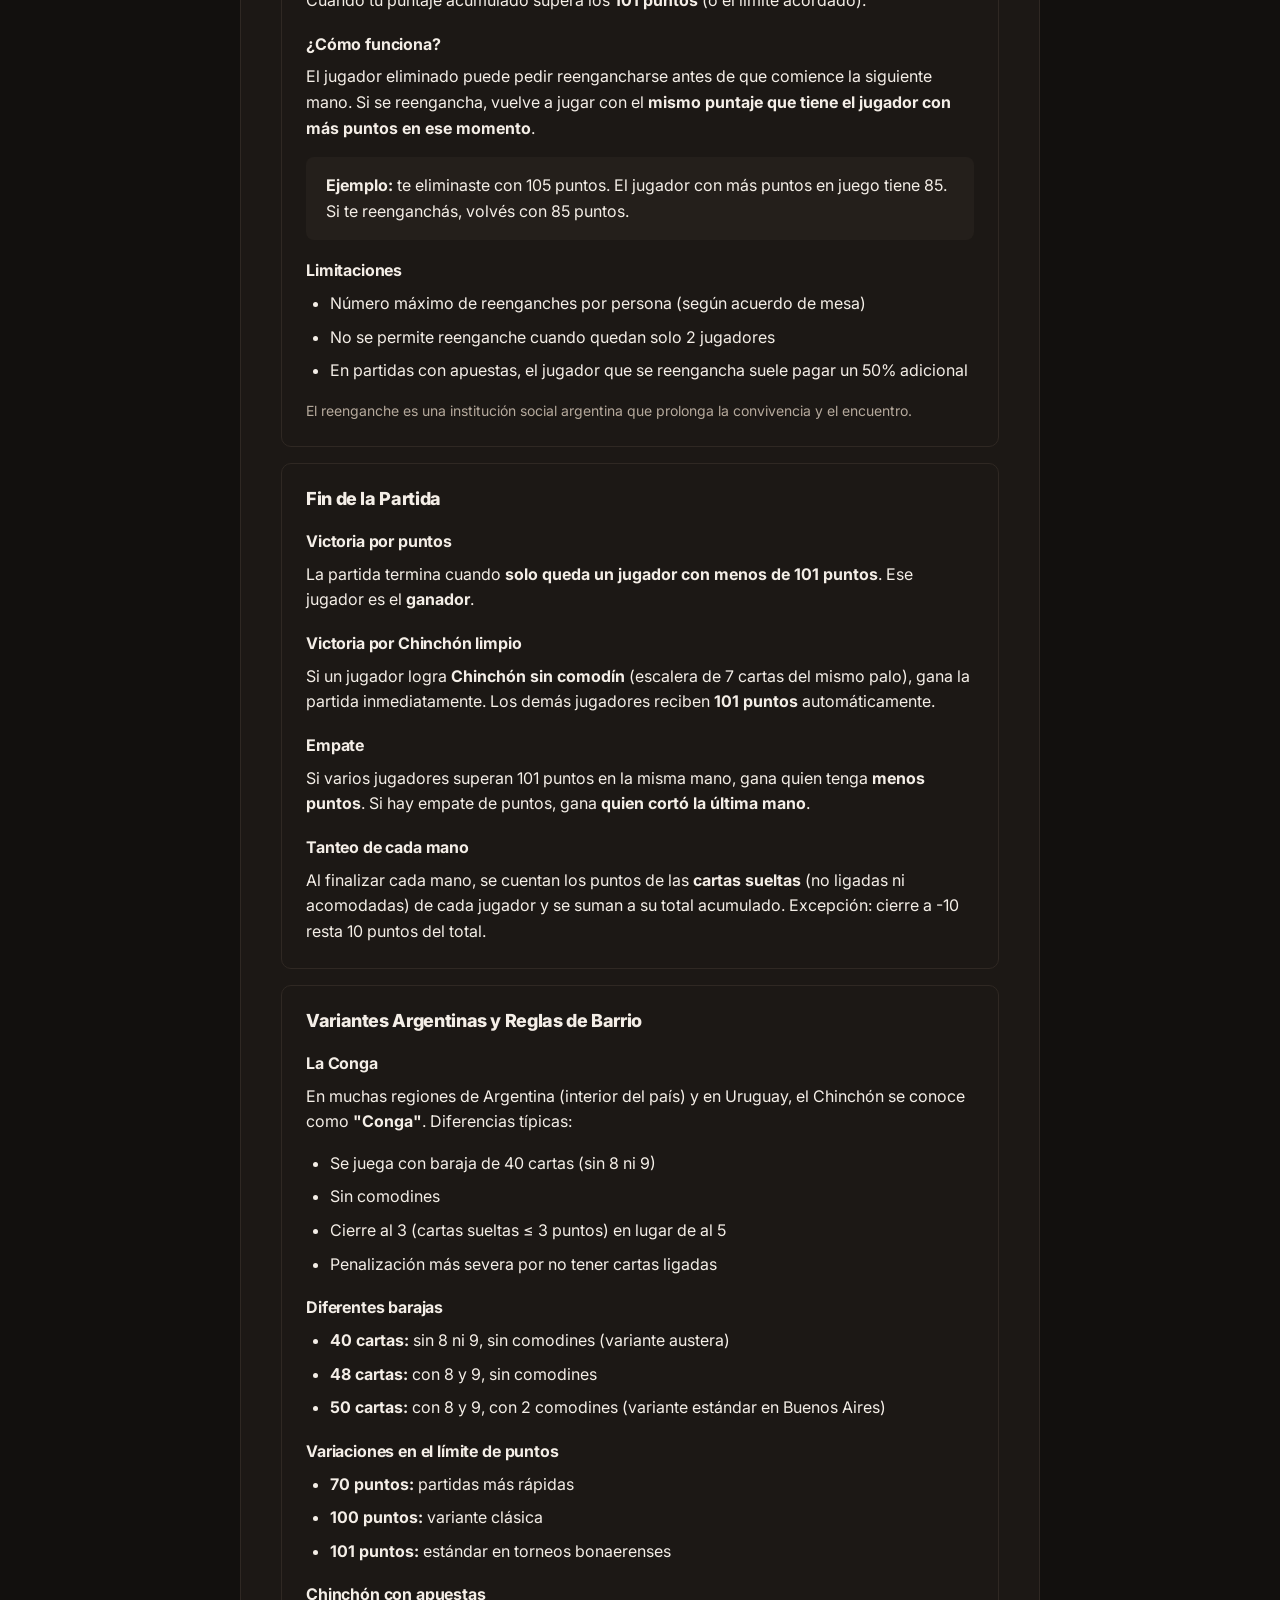
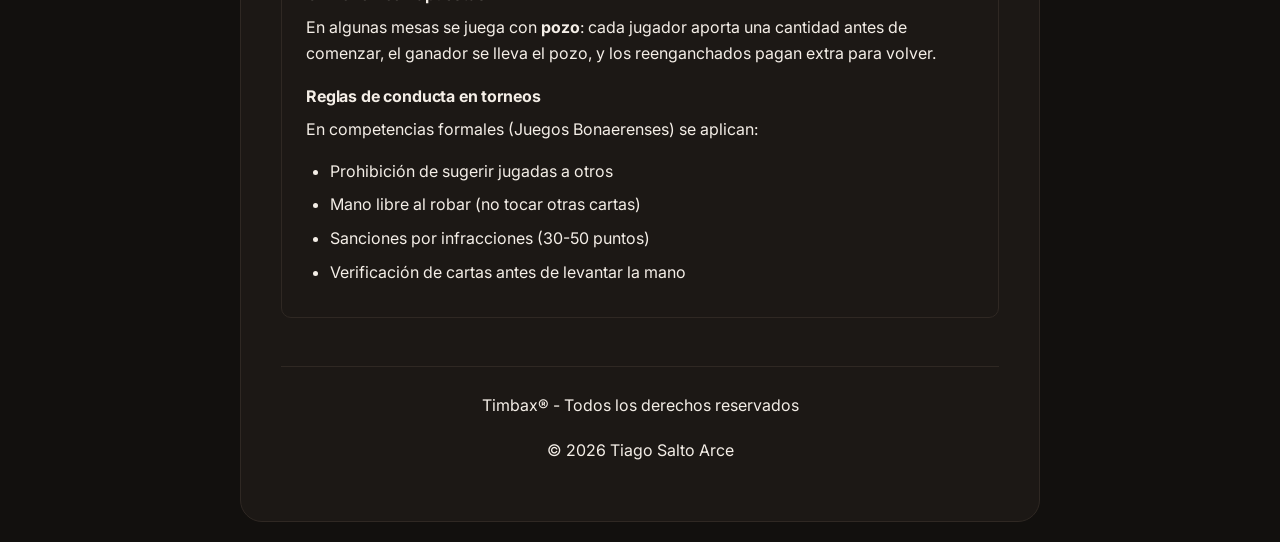
<file: reglas/chinchon.html>
<!DOCTYPE html>
<html lang="es">
<head>
    <meta charset="UTF-8">
    <meta name="viewport" content="width=device-width, initial-scale=1.0">
    
    <!-- ══════════════════════════════════════════════════════════
     chinchon/index.html  (timbax.com/reglas/chinchon)
     ══════════════════════════════════════════════════════════ -->
    <title>Reglas del Chinchón - Reglamento Completo | Timbax</title>
    <meta name="description" content="Reglamento completo del Chinchón argentino: cómo ligar cartas, cortar, acomodar, reenganche y variantes. También conocido como Conga en el interior del país.">
    <meta name="keywords" content="reglas chinchon, como se juega el chinchon, chinchon limpio, conga juego, reenganche chinchon, colarse chinchon, ligar cartas chinchon, reglamento chinchon argentina">
    <meta name="author" content="Tiago Salto Arce">
    <link rel="canonical" href="https://timbax.com/reglas/chinchon">
     
    <meta property="og:title" content="Reglas del Chinchón - Reglamento Completo">
    <meta property="og:description" content="Reglamento completo del Chinchón: ligar cartas, cortar, acomodar, reenganche y variantes. También conocido como Conga.">
    <meta property="og:url" content="https://timbax.com/reglas/chinchon">
    <meta property="og:type" content="article">
    <meta property="og:locale" content="es_AR">
     
    <script type="application/ld+json">
    {
      "@context": "https://schema.org",
      "@type": "Article",
      "headline": "Reglas del Chinchón - Reglamento Completo",
      "description": "Reglamento completo del Chinchón argentino: cómo ligar cartas, cortar, acomodar, reenganche y variantes. También conocido como Conga.",
      "author": { "@type": "Person", "name": "Tiago Salto Arce" },
      "publisher": { "@type": "Organization", "name": "Timbax" },
      "url": "https://timbax.com/reglas/chinchon",
      "inLanguage": "es-AR"
    }
    </script>
    
    <link rel="stylesheet" href="/assets/css/timbax.css">
    <style>
        .header-tag {
            display: inline-block;
            background: var(--surface);
            color: var(--text-muted);
            font-size: 12px;
            font-weight: 600;
            letter-spacing: 0.08em;
            text-transform: uppercase;
            padding: 4px 10px;
            border-radius: 6px;
            margin-bottom: 12px;
        }

        .section-card {
            border: 1px solid var(--border);
            border-radius: 10px;
            padding: 24px;
            margin-bottom: 16px;
        }

        .section-card h2 {
            margin-top: 0;
            margin-bottom: 16px;
            font-size: 18px;
        }

        .section-card h3 {
            margin-top: 20px;
            margin-bottom: 10px;
            font-size: 16px;
        }

        .section-card p:last-child,
        .section-card ul:last-child {
            margin-bottom: 0;
        }

        .highlight {
            background: var(--surface);
            border-radius: 8px;
            padding: 16px 20px;
            margin-bottom: 16px;
        }
        .highlight p { margin-bottom: 8px; }
        .highlight p:last-child { margin-bottom: 0; }
    </style>
</head>
<body>
    <div class="container">

        <a href="/reglas" class="back-link">
            <svg class="back-icon" viewBox="0 0 24 24" fill="none" stroke="currentColor" stroke-width="2.5" stroke-linecap="round" stroke-linejoin="round">
                <path d="M15 18l-6-6 6-6"/>
            </svg>
            Reglas
        </a>

        <header>
            <div class="logo-container">
                <img src="/timbax_logo.png" alt="Timbax Logo" class="logo-image">
                <div class="logo">Timbax</div>
            </div>
            <div class="header-tag">Reglamentos</div>
            <h1>Reglas del Chinchón</h1>
            <ul class="text-muted" style="list-style: none; padding-left: 0; margin-top: 8px;">
                <li>· 2, 3 o 4 jugadores (ideal 3)</li>
                <li>· Baraja española: 50 cartas</li>
                <li>· Partida a 101 puntos</li>
            </ul>
        </header>

        <!-- INTRODUCCIÓN Y ORIGEN -->
        <div class="section-card">
            <h2>Introducción y Origen</h2>
            <p>El Chinchón es un juego de naipes de la familia rummy (juegos de "ligar" cartas formando escaleras y grupos) jugado con baraja española. Se caracteriza por una mano base de siete cartas por jugador y un sistema de eliminación por puntos.</p>
            <h3>Origen del nombre</h3>
            <p>Existen dos teorías sobre el origen del término "Chinchón":</p>
            <ul>
                <li><strong>Teoría del pueblo español:</strong> el nombre deriva de la localidad madrileña de Chinchón, un pueblo con fuerte tradición de juegos de naipes</li>
                <li><strong>Teoría del Gin Rummy:</strong> el nombre sería una adaptación fonética del inglés "Gin", del juego Gin Rummy, adaptado a la baraja española</li>
            </ul>
            <h3>En Argentina</h3>
            <p>El Chinchón llegó a Argentina con la inmigración española entre 1880 y 1914. Se consolidó en clubes sociales, centros de jubilados y reuniones familiares, convirtiéndose en uno de los juegos de naipes más populares del país.</p>
            <p>En muchas regiones de Argentina y Uruguay se conoce como <strong>"Conga"</strong>, siendo prácticamente el mismo juego con variantes menores.</p>
        </div>

        <!-- OBJETIVO -->
        <div class="section-card">
            <h2>Objetivo del Juego</h2>
            <ul>
                <li><strong>Objetivo principal:</strong> ser el jugador que acumule <strong>menos puntos</strong> al finalizar la partida</li>
                <li><strong>Límite de eliminación:</strong> 101 puntos (en algunas variantes 70 o 100 puntos)</li>
                <li><strong>Victoria inmediata:</strong> lograr un <strong>Chinchón limpio</strong> (escalera de 7 cartas del mismo palo sin comodín) gana la partida automáticamente</li>
            </ul>
            <p>En cada mano, los jugadores buscan formar <strong>combinaciones válidas</strong> (escaleras y grupos) para minimizar los puntos de las cartas que quedan sueltas.</p>
        </div>

        <!-- BARAJA Y VALORES -->
        <div class="section-card">
            <h2>Baraja y Valores de las Cartas</h2>
            <p>Baraja española de 50 cartas: del 1 (As) al 12 (Rey) de cada palo (Oros, Copas, Espadas, Bastos) + 2 comodines (jokers).</p>
            <p class="text-muted">Variantes: también se juega con baraja de 40 cartas (sin 8 ni 9) o 48 cartas (con 8 y 9), con o sin comodines.</p>
            <h3>Valores de puntuación</h3>
            <ul>
                <li><strong>Rey (12):</strong> 10 puntos</li>
                <li><strong>Caballo (11):</strong> 10 puntos</li>
                <li><strong>Sota (10):</strong> 10 puntos</li>
                <li><strong>Del 2 al 9:</strong> valor nominal (2=2pts, 3=3pts, etc.)</li>
                <li><strong>As (1):</strong> 1 punto</li>
                <li><strong>Comodín:</strong> 20 puntos (si queda suelto en la mano)</li>
            </ul>
            <p class="text-muted">Las figuras (Sota, Caballo, Rey) valen 10 puntos independientemente de su número de índice.</p>
        </div>

        <!-- DESARROLLO DEL JUEGO -->
        <div class="section-card">
            <h2>Desarrollo del Juego</h2>
            <h3>Elección del repartidor</h3>
            <p>Cada jugador saca una carta del mazo. El que obtiene la carta más alta es el repartidor de la primera mano.</p>
            <h3>Reparto</h3>
            <p>El repartidor mezcla las cartas y ofrece el mazo al jugador de su izquierda para que realice el corte. Luego reparte <strong>7 cartas</strong> a cada jugador, de una en una y en sentido antihorario, comenzando por el jugador a su derecha (el "mano").</p>
            <p>Coloca la siguiente carta <strong>boca arriba</strong> sobre la mesa, iniciando el <strong>pozo de descartes</strong>. El resto del mazo queda <strong>boca abajo</strong> formando el mazo de robo.</p>
            <h3>Turno de juego</h3>
            <p>El jugador "mano" comienza, y el juego avanza en sentido antihorario. En cada turno el jugador debe:</p>
            <ul>
                <li><strong>Robar una carta:</strong> del mazo de robo (boca abajo) o del pozo de descartes (boca arriba)</li>
                <li><strong>Descartar una carta:</strong> arrojar una carta al pozo de descartes. Siempre debe quedar con 7 cartas en mano (excepto al cerrar)</li>
            </ul>
            <h3>Reposición del mazo</h3>
            <p>Si el mazo de robo se agota, el repartidor toma el pozo de descartes (excepto la última carta), lo baraja y lo coloca boca abajo para continuar.</p>
        </div>

        <!-- COMBINACIONES -->
        <div class="section-card">
            <h2>Combinaciones Válidas (Juegos)</h2>
            <p>Para "ligar" cartas, debes formar combinaciones válidas de <strong>mínimo 3 cartas</strong>.</p>
            <h3>Escalera</h3>
            <p>Secuencia de 3 o más cartas <strong>consecutivas del mismo palo</strong>.</p>
            <div class="highlight">
                <p><strong>Ejemplos:</strong> 3-4-5 de Oros · 10-11-12 de Espadas · 1-2-3 de Bastos</p>
                <p><strong>Restricción:</strong> el As (1) solo puede ligar con 2 y 3. No se permite la secuencia Rey-As-Dos.</p>
            </div>
            <h3>Grupo o Trío</h3>
            <p>Conjunto de 3 o 4 cartas <strong>del mismo valor</strong>, independientemente del palo.</p>
            <div class="highlight">
                <p><strong>Ejemplos:</strong> tres Sotas (10 de Oros, 10 de Copas, 10 de Espadas) · cuatro Sietes (7 de cada palo)</p>
                <p><strong>Máximo:</strong> no se pueden agrupar más de 4 cartas del mismo valor.</p>
            </div>
            <h3>Chinchón</h3>
            <p><strong>Escalera de 7 cartas consecutivas del mismo palo.</strong> Es la jugada máxima del juego. Si se logra <strong>sin comodín</strong> (Chinchón limpio), se gana la partida automáticamente.</p>
            <h3>Uso de comodines</h3>
            <p>Los comodines reemplazan cualquier carta faltante en una combinación. Solo se permite <strong>1 comodín por combinación</strong>. Si tenés 2 comodines, debés usarlos en combinaciones separadas.</p>
        </div>

        <!-- CORTE O CIERRE -->
        <div class="section-card">
            <h2>Corte o Cierre de Mano</h2>
            <p>El <strong>corte</strong> es el momento en que un jugador decide finalizar la mano.</p>
            <h3>Condición para cortar</h3>
            <p>Podés cortar cuando tus <strong>cartas sueltas</strong> (las que no forman parte de ninguna combinación) <strong>suman 5 puntos o menos</strong>.</p>
            <div class="highlight">
                <p><strong>Ejemplo:</strong> tenés 3-4-5 de Oros (escalera) + 7-7-7 (trío) + As suelto (1 punto) → cartas sueltas = 1 punto → podés cortar.</p>
            </div>
            <h3>Cómo cortar</h3>
            <p>Al finalizar tu turno, descartá una carta <strong>boca abajo</strong> sobre el pozo (para que nadie la vea). Esto indica que has cortado la mano.</p>
            <h3>Tipos de cierre</h3>
            <ul>
                <li><strong>Cierre simple:</strong> 6 cartas ligadas + 1 carta suelta de 5 pts o menos. Sumás el valor de la carta suelta</li>
                <li><strong>Cierre a -10 (limpio):</strong> las 7 cartas están completamente ligadas. <strong>Restás 10 puntos</strong> de tu total acumulado</li>
                <li><strong>Chinchón con comodín:</strong> escalera de 7 cartas usando un comodín. Cierre a -10 puntos</li>
                <li><strong>Chinchón limpio:</strong> escalera de 7 cartas del mismo palo sin comodín. <strong>Ganás la partida automáticamente</strong>. Los demás reciben 101 puntos</li>
            </ul>
            <h3>Penalización por cortar mal</h3>
            <p>Si cortás con más de 5 puntos sueltos o con menos de 6 cartas ligadas, recibís una <strong>penalización de 50 puntos</strong>.</p>
        </div>

        <!-- ACOMODAR CARTAS -->
        <div class="section-card">
            <h2>Acomodar o "Colar" Cartas</h2>
            <p>Una vez que un jugador ha cortado, se inicia la fase de <strong>mostrar y acomodar cartas</strong>.</p>
            <h3>Procedimiento</h3>
            <p>El jugador que cortó muestra sus combinaciones sobre la mesa. Los demás jugadores (en orden de juego) muestran sus cartas y pueden <strong>"acomodar" o "colar"</strong> sus cartas sueltas en las combinaciones del jugador que cortó.</p>
            <h3>Reglas de acomodado</h3>
            <p><strong>Podés acomodar:</strong> una carta que complete un trío (convertirlo en cuarteto) o una carta que extienda una escalera.</p>
            <div class="highlight">
                <p><strong>Ejemplo:</strong> el que cortó tiene 5-6-7 de Bastos. Vos tenés el 8 de Bastos suelto → podés colocarlo en su escalera.</p>
            </div>
            <p><strong>No podés acomodar</strong> en un cuarteto completo, si el jugador cortó a -10 puntos, o si el jugador hizo Chinchón.</p>
            <p class="text-muted">Esta regla de acomodar cartas es una característica distintiva del Chinchón argentino.</p>
        </div>

        <!-- REENGANCHE -->
        <div class="section-card">
            <h2>Sistema de Reenganche</h2>
            <p>El <strong>reenganche</strong> permite a un jugador eliminado volver a la partida.</p>
            <h3>¿Cuándo te eliminás?</h3>
            <p>Cuando tu puntaje acumulado supera los <strong>101 puntos</strong> (o el límite acordado).</p>
            <h3>¿Cómo funciona?</h3>
            <p>El jugador eliminado puede pedir reengancharse antes de que comience la siguiente mano. Si se reengancha, vuelve a jugar con el <strong>mismo puntaje que tiene el jugador con más puntos en ese momento</strong>.</p>
            <div class="highlight">
                <p><strong>Ejemplo:</strong> te eliminaste con 105 puntos. El jugador con más puntos en juego tiene 85. Si te reenganchás, volvés con 85 puntos.</p>
            </div>
            <h3>Limitaciones</h3>
            <ul>
                <li>Número máximo de reenganches por persona (según acuerdo de mesa)</li>
                <li>No se permite reenganche cuando quedan solo 2 jugadores</li>
                <li>En partidas con apuestas, el jugador que se reengancha suele pagar un 50% adicional</li>
            </ul>
            <p class="text-muted">El reenganche es una institución social argentina que prolonga la convivencia y el encuentro.</p>
        </div>

        <!-- FIN DE LA PARTIDA -->
        <div class="section-card">
            <h2>Fin de la Partida</h2>
            <h3>Victoria por puntos</h3>
            <p>La partida termina cuando <strong>solo queda un jugador con menos de 101 puntos</strong>. Ese jugador es el <strong>ganador</strong>.</p>
            <h3>Victoria por Chinchón limpio</h3>
            <p>Si un jugador logra <strong>Chinchón sin comodín</strong> (escalera de 7 cartas del mismo palo), gana la partida inmediatamente. Los demás jugadores reciben <strong>101 puntos</strong> automáticamente.</p>
            <h3>Empate</h3>
            <p>Si varios jugadores superan 101 puntos en la misma mano, gana quien tenga <strong>menos puntos</strong>. Si hay empate de puntos, gana <strong>quien cortó la última mano</strong>.</p>
            <h3>Tanteo de cada mano</h3>
            <p>Al finalizar cada mano, se cuentan los puntos de las <strong>cartas sueltas</strong> (no ligadas ni acomodadas) de cada jugador y se suman a su total acumulado. Excepción: cierre a -10 resta 10 puntos del total.</p>
        </div>

        <!-- VARIANTES -->
        <div class="section-card">
            <h2>Variantes Argentinas y Reglas de Barrio</h2>
            <h3>La Conga</h3>
            <p>En muchas regiones de Argentina (interior del país) y en Uruguay, el Chinchón se conoce como <strong>"Conga"</strong>. Diferencias típicas:</p>
            <ul>
                <li>Se juega con baraja de 40 cartas (sin 8 ni 9)</li>
                <li>Sin comodines</li>
                <li>Cierre al 3 (cartas sueltas ≤ 3 puntos) en lugar de al 5</li>
                <li>Penalización más severa por no tener cartas ligadas</li>
            </ul>
            <h3>Diferentes barajas</h3>
            <ul>
                <li><strong>40 cartas:</strong> sin 8 ni 9, sin comodines (variante austera)</li>
                <li><strong>48 cartas:</strong> con 8 y 9, sin comodines</li>
                <li><strong>50 cartas:</strong> con 8 y 9, con 2 comodines (variante estándar en Buenos Aires)</li>
            </ul>
            <h3>Variaciones en el límite de puntos</h3>
            <ul>
                <li><strong>70 puntos:</strong> partidas más rápidas</li>
                <li><strong>100 puntos:</strong> variante clásica</li>
                <li><strong>101 puntos:</strong> estándar en torneos bonaerenses</li>
            </ul>
            <h3>Chinchón con apuestas</h3>
            <p>En algunas mesas se juega con <strong>pozo</strong>: cada jugador aporta una cantidad antes de comenzar, el ganador se lleva el pozo, y los reenganchados pagan extra para volver.</p>
            <h3>Reglas de conducta en torneos</h3>
            <p>En competencias formales (Juegos Bonaerenses) se aplican:</p>
            <ul>
                <li>Prohibición de sugerir jugadas a otros</li>
                <li>Mano libre al robar (no tocar otras cartas)</li>
                <li>Sanciones por infracciones (30-50 puntos)</li>
                <li>Verificación de cartas antes de levantar la mano</li>
            </ul>
        </div>

        <footer>
            <p>Timbax® - Todos los derechos reservados</p>
            <p>© 2026 Tiago Salto Arce</p>
        </footer>

    </div>
</body>
</html>
</file>
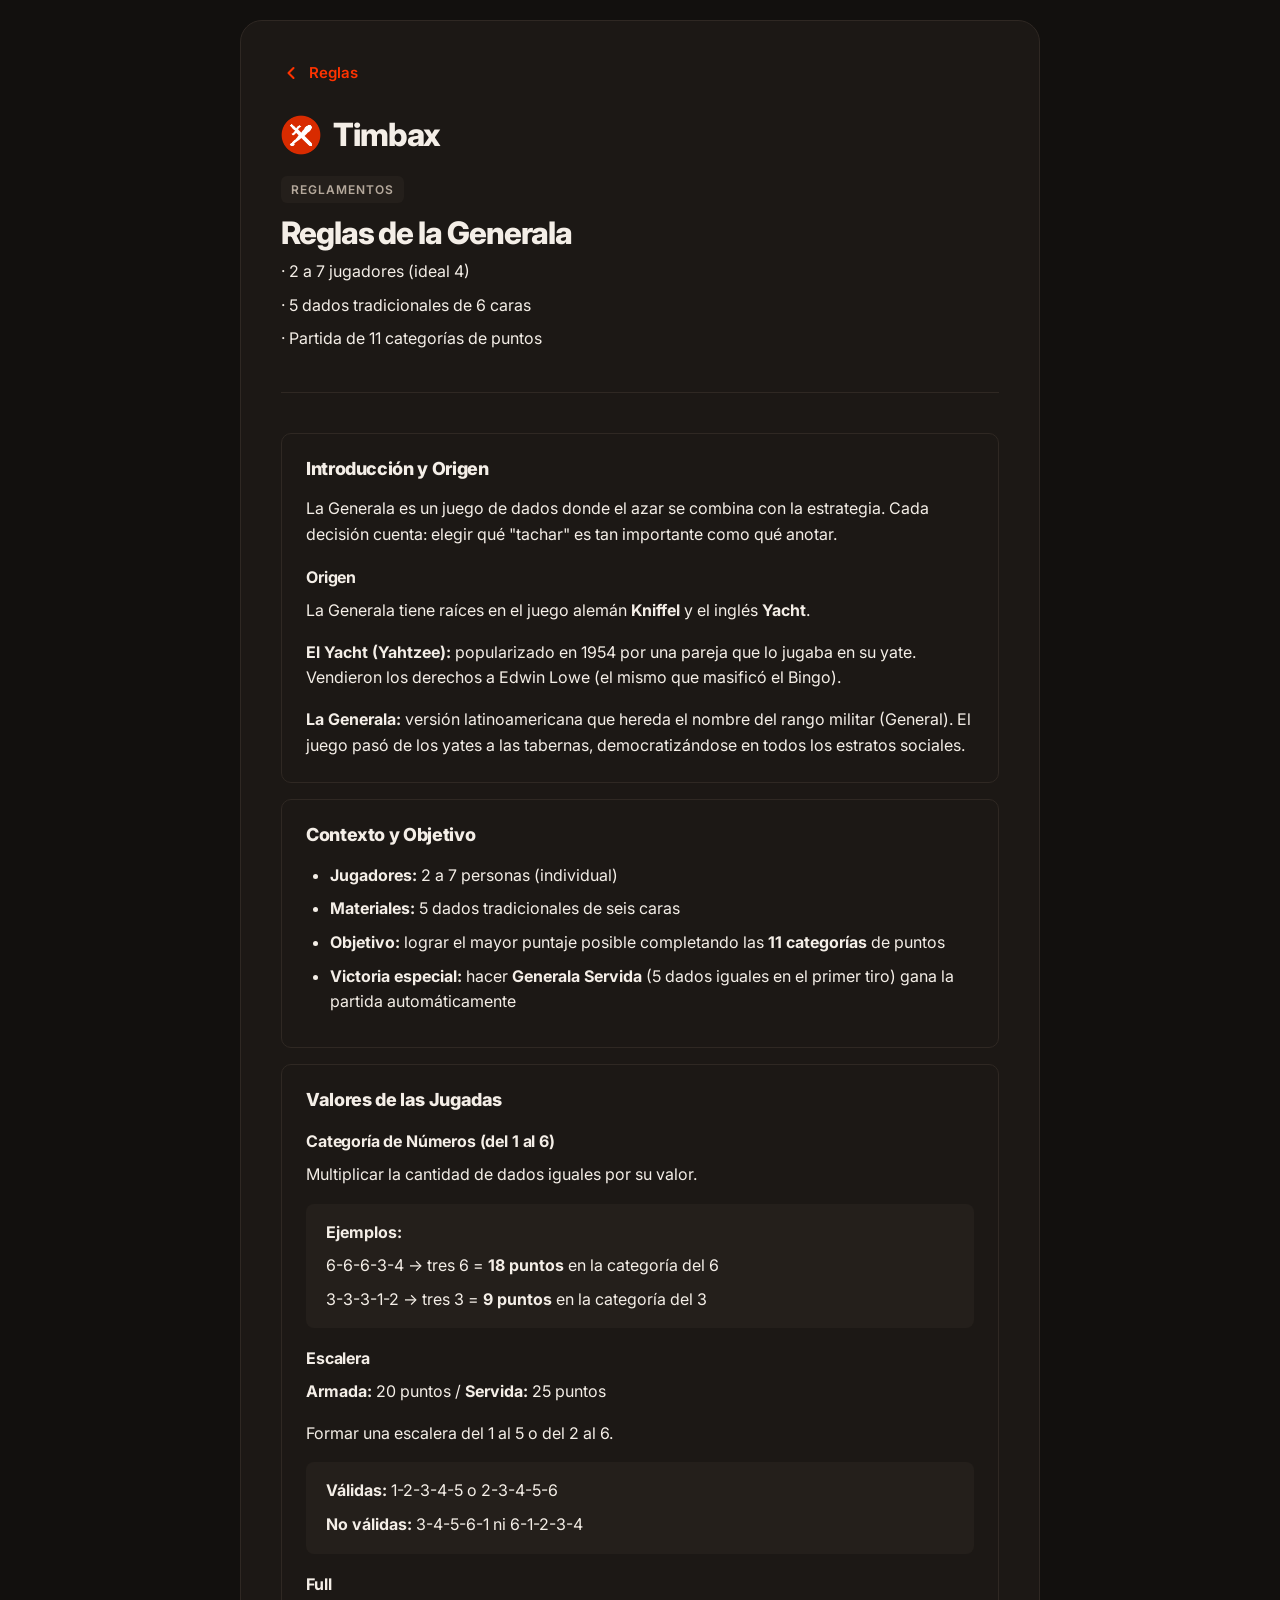
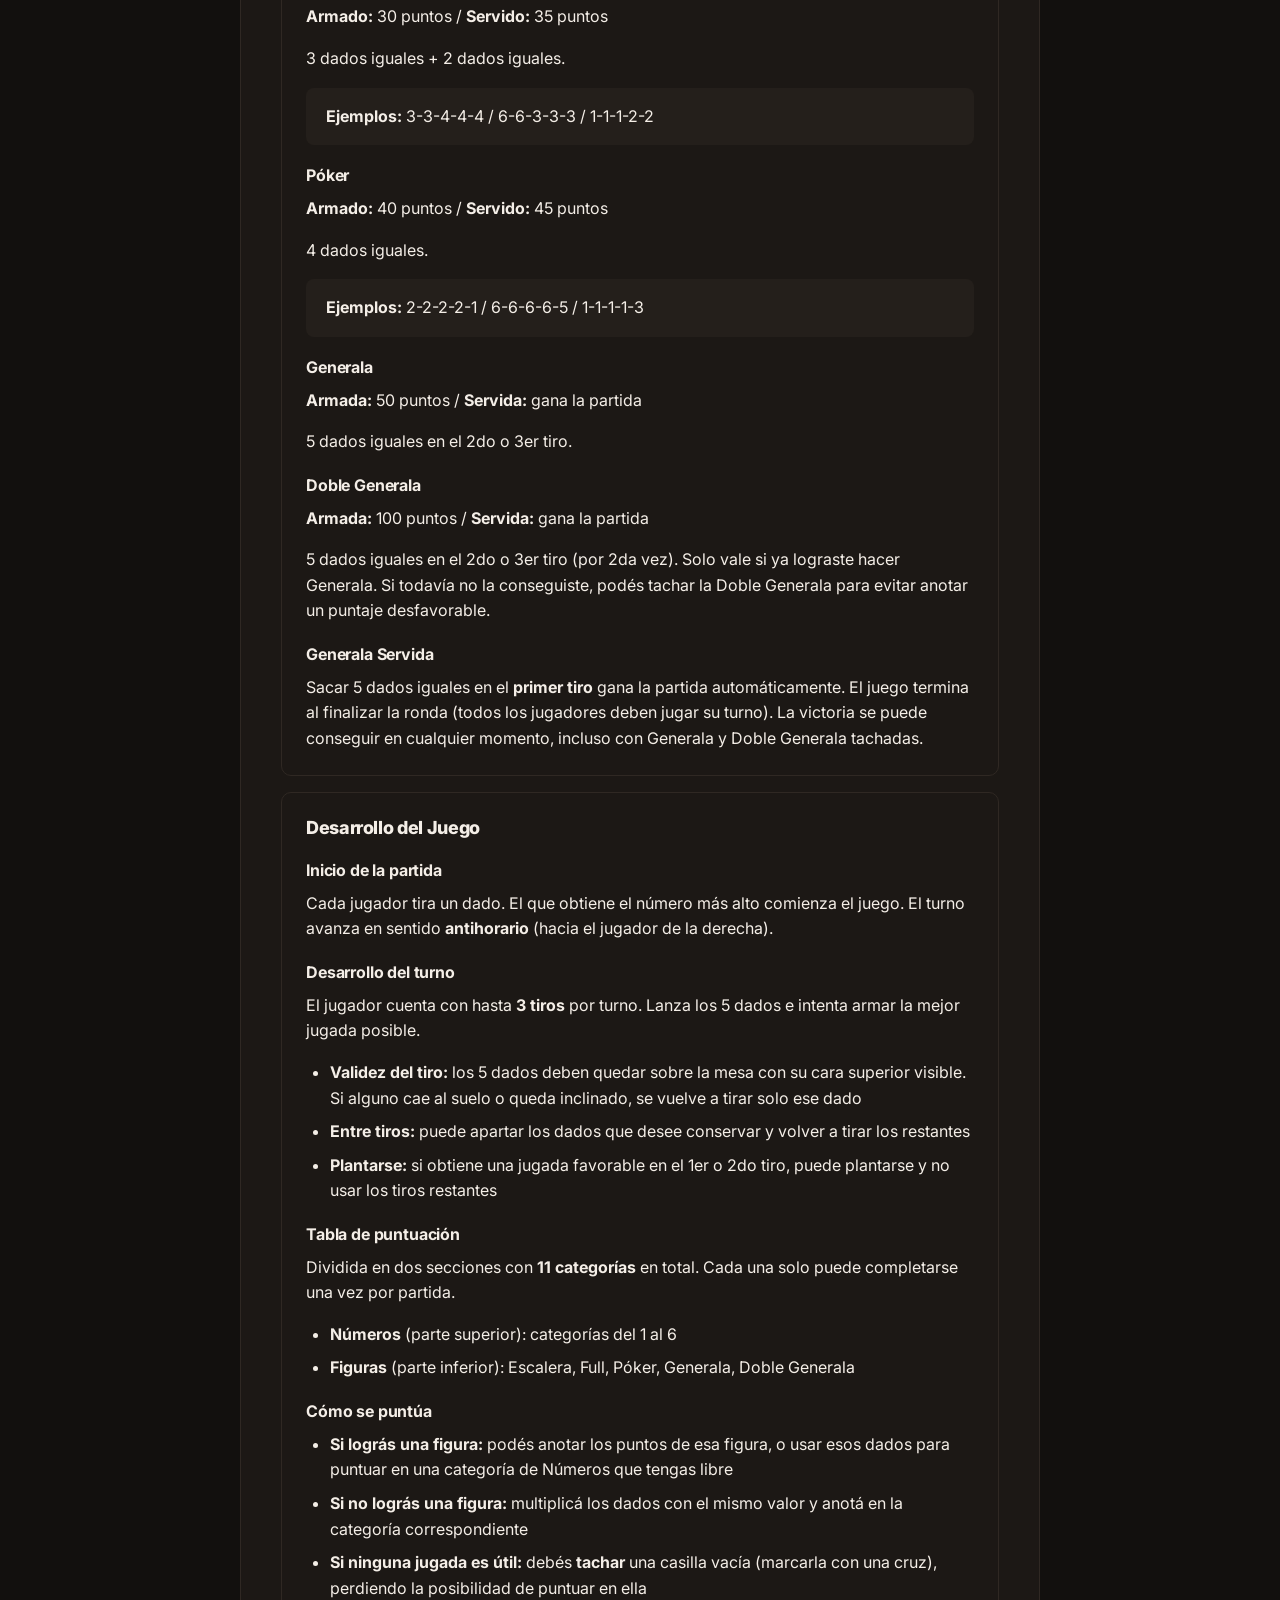
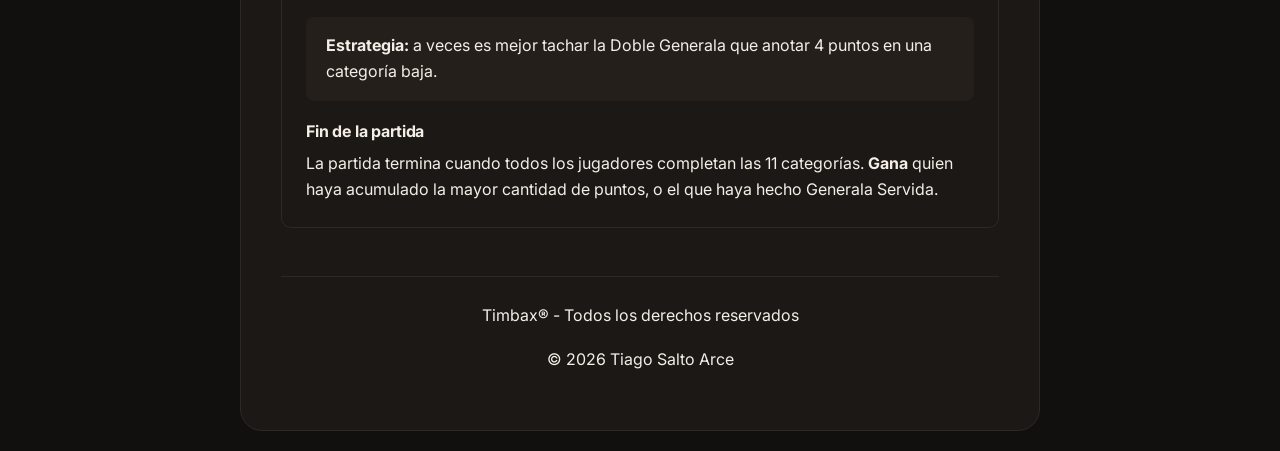
<file: reglas/generala.html>
<!DOCTYPE html>
<html lang="es">
<head>
    <meta charset="UTF-8">
    <meta name="viewport" content="width=device-width, initial-scale=1.0">

    <!-- ══════════════════════════════════════════════════════════
     generala/index.html  (timbax.com/reglas/generala)
     ══════════════════════════════════════════════════════════ -->
    <title>Reglas de la Generala - Reglamento Completo | Timbax</title>
    <meta name="description" content="Reglamento completo de la Generala: escalera, full, póker, generala servida, doble generala y cómo tachar. El juego de dados argentino explicado paso a paso.">
    <meta name="keywords" content="reglas generala, como se juega la generala, generala servida, doble generala, escalera generala, full generala, poker generala, juego de dados argentina">
    <meta name="author" content="Tiago Salto Arce">
    <link rel="canonical" href="https://timbax.com/reglas/generala">
     
    <meta property="og:title" content="Reglas de la Generala - Reglamento Completo">
    <meta property="og:description" content="Reglamento completo de la Generala: escalera, full, póker, generala servida, doble generala y cómo tachar. El juego de dados argentino.">
    <meta property="og:url" content="https://timbax.com/reglas/generala">
    <meta property="og:type" content="article">
    <meta property="og:locale" content="es_AR">
     
    <script type="application/ld+json">
    {
      "@context": "https://schema.org",
      "@type": "Article",
      "headline": "Reglas de la Generala - Reglamento Completo",
      "description": "Reglamento completo de la Generala: escalera, full, póker, generala servida, doble generala y cómo tachar.",
      "author": { "@type": "Person", "name": "Tiago Salto Arce" },
      "publisher": { "@type": "Organization", "name": "Timbax" },
      "url": "https://timbax.com/reglas/generala",
      "inLanguage": "es-AR"
    }
    </script>
    
    <link rel="stylesheet" href="/assets/css/timbax.css">
    <style>
        .header-tag {
            display: inline-block;
            background: var(--surface);
            color: var(--text-muted);
            font-size: 12px;
            font-weight: 600;
            letter-spacing: 0.08em;
            text-transform: uppercase;
            padding: 4px 10px;
            border-radius: 6px;
            margin-bottom: 12px;
        }

        .section-card {
            border: 1px solid var(--border);
            border-radius: 10px;
            padding: 24px;
            margin-bottom: 16px;
        }

        .section-card h2 {
            margin-top: 0;
            margin-bottom: 16px;
            font-size: 18px;
        }

        .section-card h3 {
            margin-top: 20px;
            margin-bottom: 10px;
            font-size: 16px;
        }

        .section-card p:last-child,
        .section-card ul:last-child {
            margin-bottom: 0;
        }

        .highlight {
            background: var(--surface);
            border-radius: 8px;
            padding: 16px 20px;
            margin-bottom: 16px;
        }
        .highlight p { margin-bottom: 8px; }
        .highlight p:last-child { margin-bottom: 0; }
    </style>
</head>
<body>
    <div class="container">

        <a href="/reglas" class="back-link">
            <svg class="back-icon" viewBox="0 0 24 24" fill="none" stroke="currentColor" stroke-width="2.5" stroke-linecap="round" stroke-linejoin="round">
                <path d="M15 18l-6-6 6-6"/>
            </svg>
            Reglas
        </a>

        <header>
            <div class="logo-container">
                <img src="/timbax_logo.png" alt="Timbax Logo" class="logo-image">
                <div class="logo">Timbax</div>
            </div>
            <div class="header-tag">Reglamentos</div>
            <h1>Reglas de la Generala</h1>
            <ul class="text-muted" style="list-style: none; padding-left: 0; margin-top: 8px;">
                <li>· 2 a 7 jugadores (ideal 4)</li>
                <li>· 5 dados tradicionales de 6 caras</li>
                <li>· Partida de 11 categorías de puntos</li>
            </ul>
        </header>

        <!-- INTRODUCCIÓN Y ORIGEN -->
        <div class="section-card">
            <h2>Introducción y Origen</h2>
            <p>La Generala es un juego de dados donde el azar se combina con la estrategia. Cada decisión cuenta: elegir qué "tachar" es tan importante como qué anotar.</p>
            <h3>Origen</h3>
            <p>La Generala tiene raíces en el juego alemán <strong>Kniffel</strong> y el inglés <strong>Yacht</strong>.</p>
            <p><strong>El Yacht (Yahtzee):</strong> popularizado en 1954 por una pareja que lo jugaba en su yate. Vendieron los derechos a Edwin Lowe (el mismo que masificó el Bingo).</p>
            <p><strong>La Generala:</strong> versión latinoamericana que hereda el nombre del rango militar (General). El juego pasó de los yates a las tabernas, democratizándose en todos los estratos sociales.</p>
        </div>

        <!-- CONTEXTO Y OBJETIVO -->
        <div class="section-card">
            <h2>Contexto y Objetivo</h2>
            <ul>
                <li><strong>Jugadores:</strong> 2 a 7 personas (individual)</li>
                <li><strong>Materiales:</strong> 5 dados tradicionales de seis caras</li>
                <li><strong>Objetivo:</strong> lograr el mayor puntaje posible completando las <strong>11 categorías</strong> de puntos</li>
                <li><strong>Victoria especial:</strong> hacer <strong>Generala Servida</strong> (5 dados iguales en el primer tiro) gana la partida automáticamente</li>
            </ul>
        </div>

        <!-- VALORES DE LAS JUGADAS -->
        <div class="section-card">
            <h2>Valores de las Jugadas</h2>
            <h3>Categoría de Números (del 1 al 6)</h3>
            <p>Multiplicar la cantidad de dados iguales por su valor.</p>
            <div class="highlight">
                <p><strong>Ejemplos:</strong></p>
                <p>6-6-6-3-4 → tres 6 = <strong>18 puntos</strong> en la categoría del 6</p>
                <p>3-3-3-1-2 → tres 3 = <strong>9 puntos</strong> en la categoría del 3</p>
            </div>
            <h3>Escalera</h3>
            <p><strong>Armada:</strong> 20 puntos / <strong>Servida:</strong> 25 puntos</p>
            <p>Formar una escalera del 1 al 5 o del 2 al 6.</p>
            <div class="highlight">
                <p><strong>Válidas:</strong> 1-2-3-4-5 o 2-3-4-5-6</p>
                <p><strong>No válidas:</strong> 3-4-5-6-1 ni 6-1-2-3-4</p>
            </div>
            <h3>Full</h3>
            <p><strong>Armado:</strong> 30 puntos / <strong>Servido:</strong> 35 puntos</p>
            <p>3 dados iguales + 2 dados iguales.</p>
            <div class="highlight">
                <p><strong>Ejemplos:</strong> 3-3-4-4-4 / 6-6-3-3-3 / 1-1-1-2-2</p>
            </div>
            <h3>Póker</h3>
            <p><strong>Armado:</strong> 40 puntos / <strong>Servido:</strong> 45 puntos</p>
            <p>4 dados iguales.</p>
            <div class="highlight">
                <p><strong>Ejemplos:</strong> 2-2-2-2-1 / 6-6-6-6-5 / 1-1-1-1-3</p>
            </div>
            <h3>Generala</h3>
            <p><strong>Armada:</strong> 50 puntos / <strong>Servida:</strong> gana la partida</p>
            <p>5 dados iguales en el 2do o 3er tiro.</p>
            <h3>Doble Generala</h3>
            <p><strong>Armada:</strong> 100 puntos / <strong>Servida:</strong> gana la partida</p>
            <p>5 dados iguales en el 2do o 3er tiro (por 2da vez). Solo vale si ya lograste hacer Generala. Si todavía no la conseguiste, podés tachar la Doble Generala para evitar anotar un puntaje desfavorable.</p>
            <h3>Generala Servida</h3>
            <p>Sacar 5 dados iguales en el <strong>primer tiro</strong> gana la partida automáticamente. El juego termina al finalizar la ronda (todos los jugadores deben jugar su turno). La victoria se puede conseguir en cualquier momento, incluso con Generala y Doble Generala tachadas.</p>
        </div>

        <!-- DESARROLLO DEL JUEGO -->
        <div class="section-card">
            <h2>Desarrollo del Juego</h2>
            <h3>Inicio de la partida</h3>
            <p>Cada jugador tira un dado. El que obtiene el número más alto comienza el juego. El turno avanza en sentido <strong>antihorario</strong> (hacia el jugador de la derecha).</p>
            <h3>Desarrollo del turno</h3>
            <p>El jugador cuenta con hasta <strong>3 tiros</strong> por turno. Lanza los 5 dados e intenta armar la mejor jugada posible.</p>
            <ul>
                <li><strong>Validez del tiro:</strong> los 5 dados deben quedar sobre la mesa con su cara superior visible. Si alguno cae al suelo o queda inclinado, se vuelve a tirar solo ese dado</li>
                <li><strong>Entre tiros:</strong> puede apartar los dados que desee conservar y volver a tirar los restantes</li>
                <li><strong>Plantarse:</strong> si obtiene una jugada favorable en el 1er o 2do tiro, puede plantarse y no usar los tiros restantes</li>
            </ul>
            <h3>Tabla de puntuación</h3>
            <p>Dividida en dos secciones con <strong>11 categorías</strong> en total. Cada una solo puede completarse una vez por partida.</p>
            <ul>
                <li><strong>Números</strong> (parte superior): categorías del 1 al 6</li>
                <li><strong>Figuras</strong> (parte inferior): Escalera, Full, Póker, Generala, Doble Generala</li>
            </ul>
            <h3>Cómo se puntúa</h3>
            <ul>
                <li><strong>Si lográs una figura:</strong> podés anotar los puntos de esa figura, o usar esos dados para puntuar en una categoría de Números que tengas libre</li>
                <li><strong>Si no lográs una figura:</strong> multiplicá los dados con el mismo valor y anotá en la categoría correspondiente</li>
                <li><strong>Si ninguna jugada es útil:</strong> debés <strong>tachar</strong> una casilla vacía (marcarla con una cruz), perdiendo la posibilidad de puntuar en ella</li>
            </ul>
            <div class="highlight">
                <p><strong>Estrategia:</strong> a veces es mejor tachar la Doble Generala que anotar 4 puntos en una categoría baja.</p>
            </div>
            <h3>Fin de la partida</h3>
            <p>La partida termina cuando todos los jugadores completan las 11 categorías. <strong>Gana</strong> quien haya acumulado la mayor cantidad de puntos, o el que haya hecho Generala Servida.</p>
        </div>

        <footer>
            <p>Timbax® - Todos los derechos reservados</p>
            <p>© 2026 Tiago Salto Arce</p>
        </footer>

    </div>
</body>
</html>
</file>
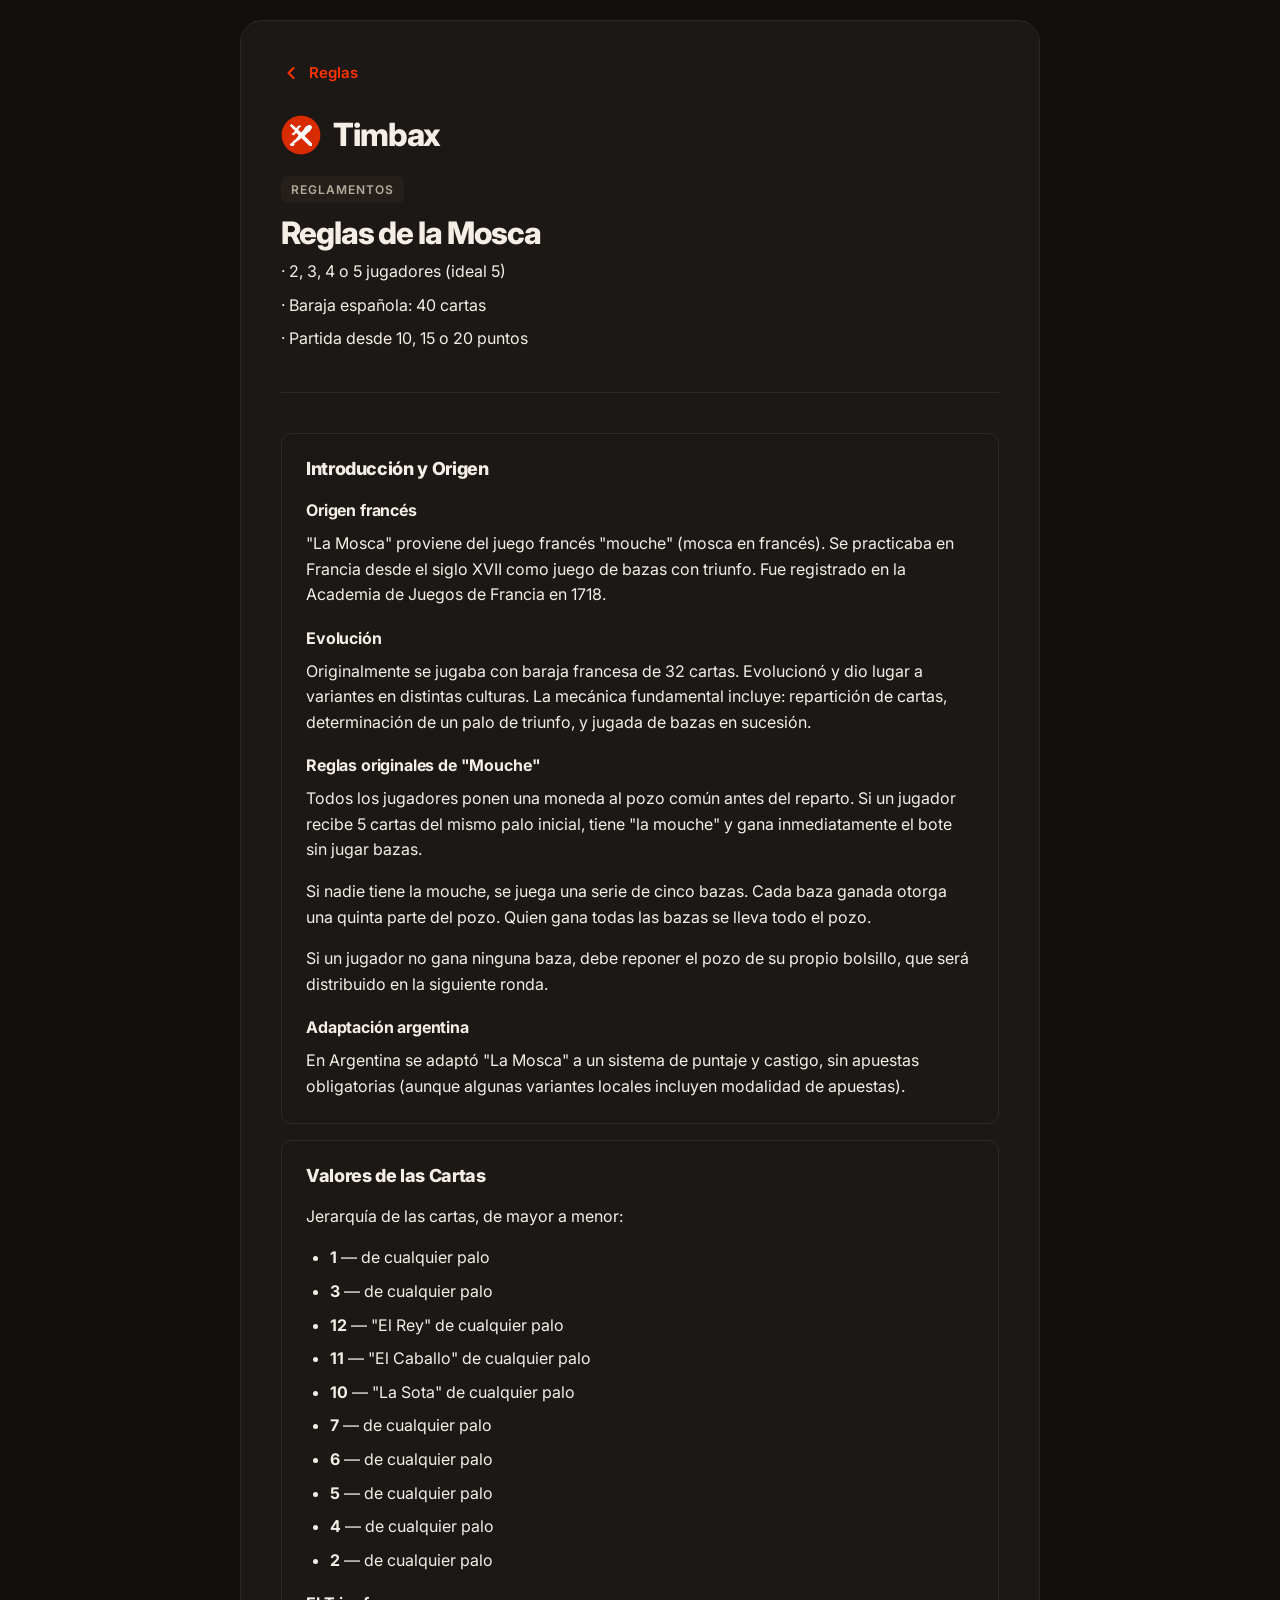
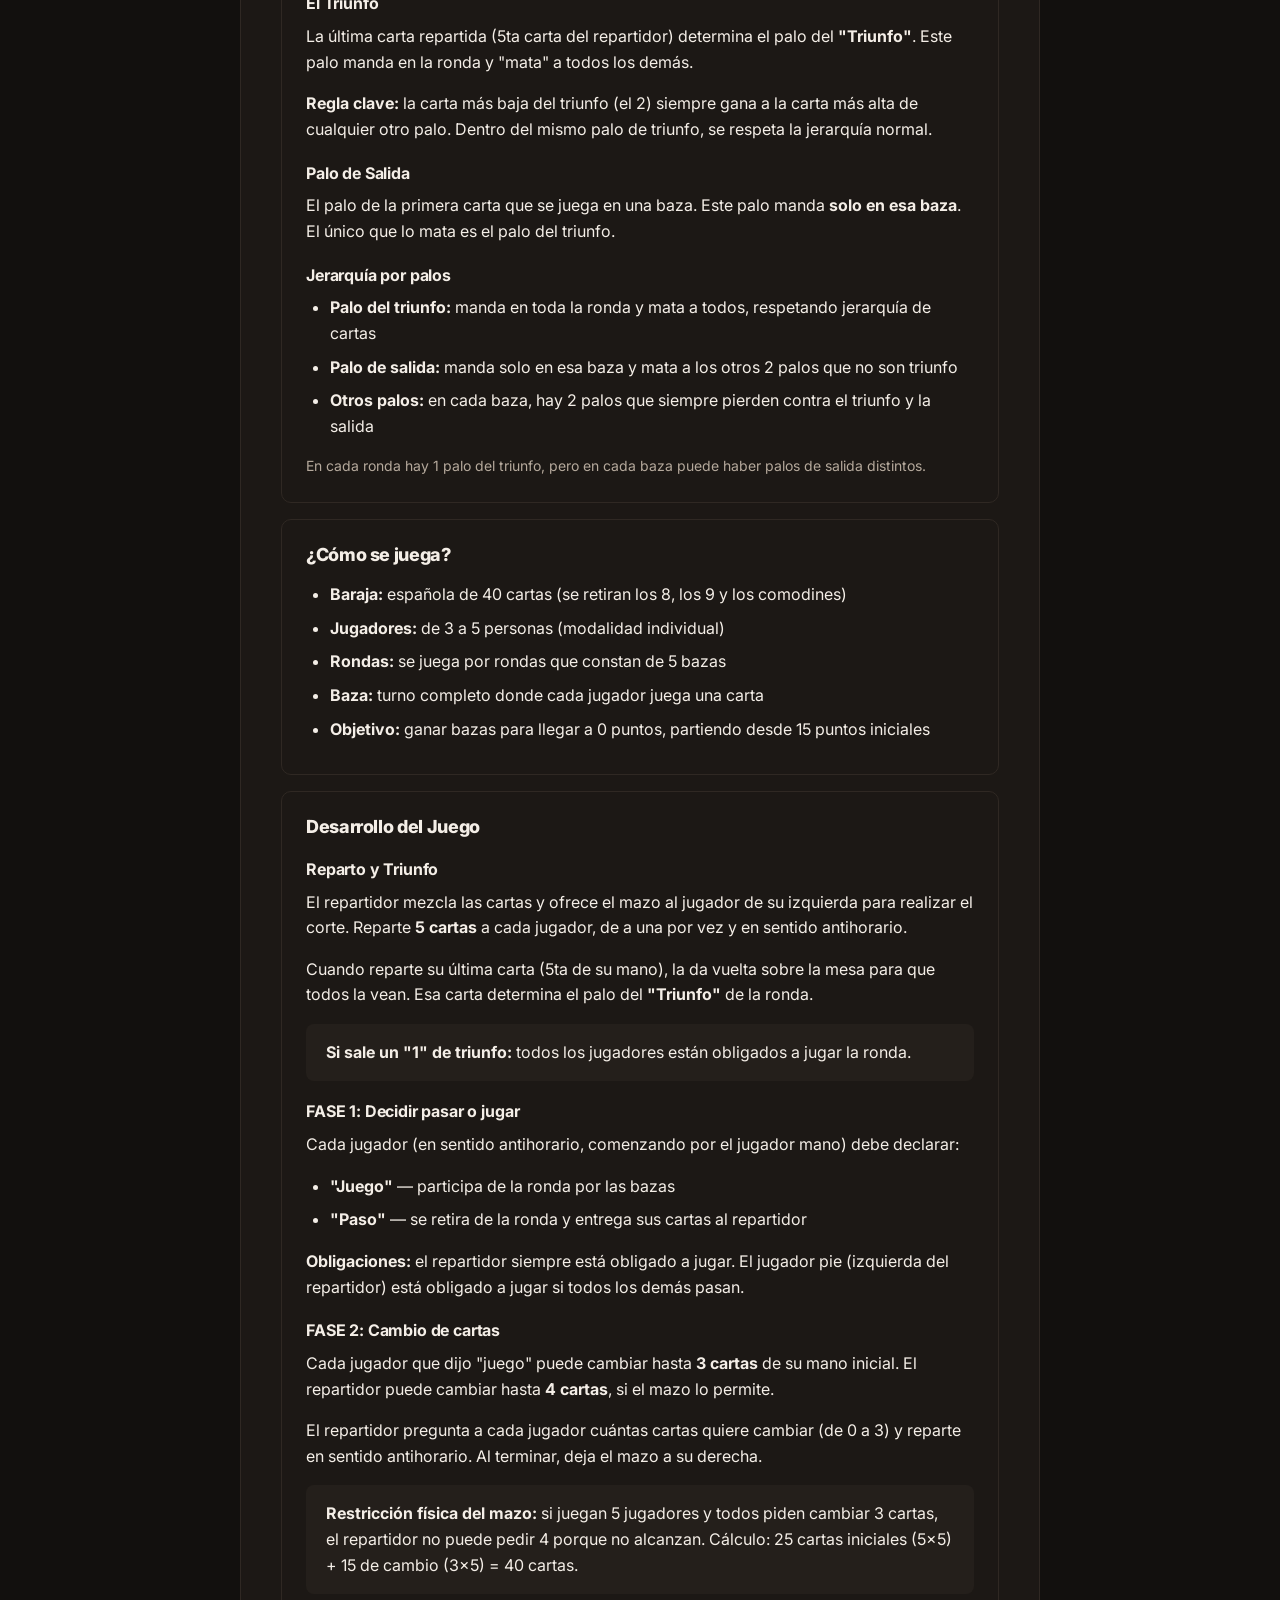
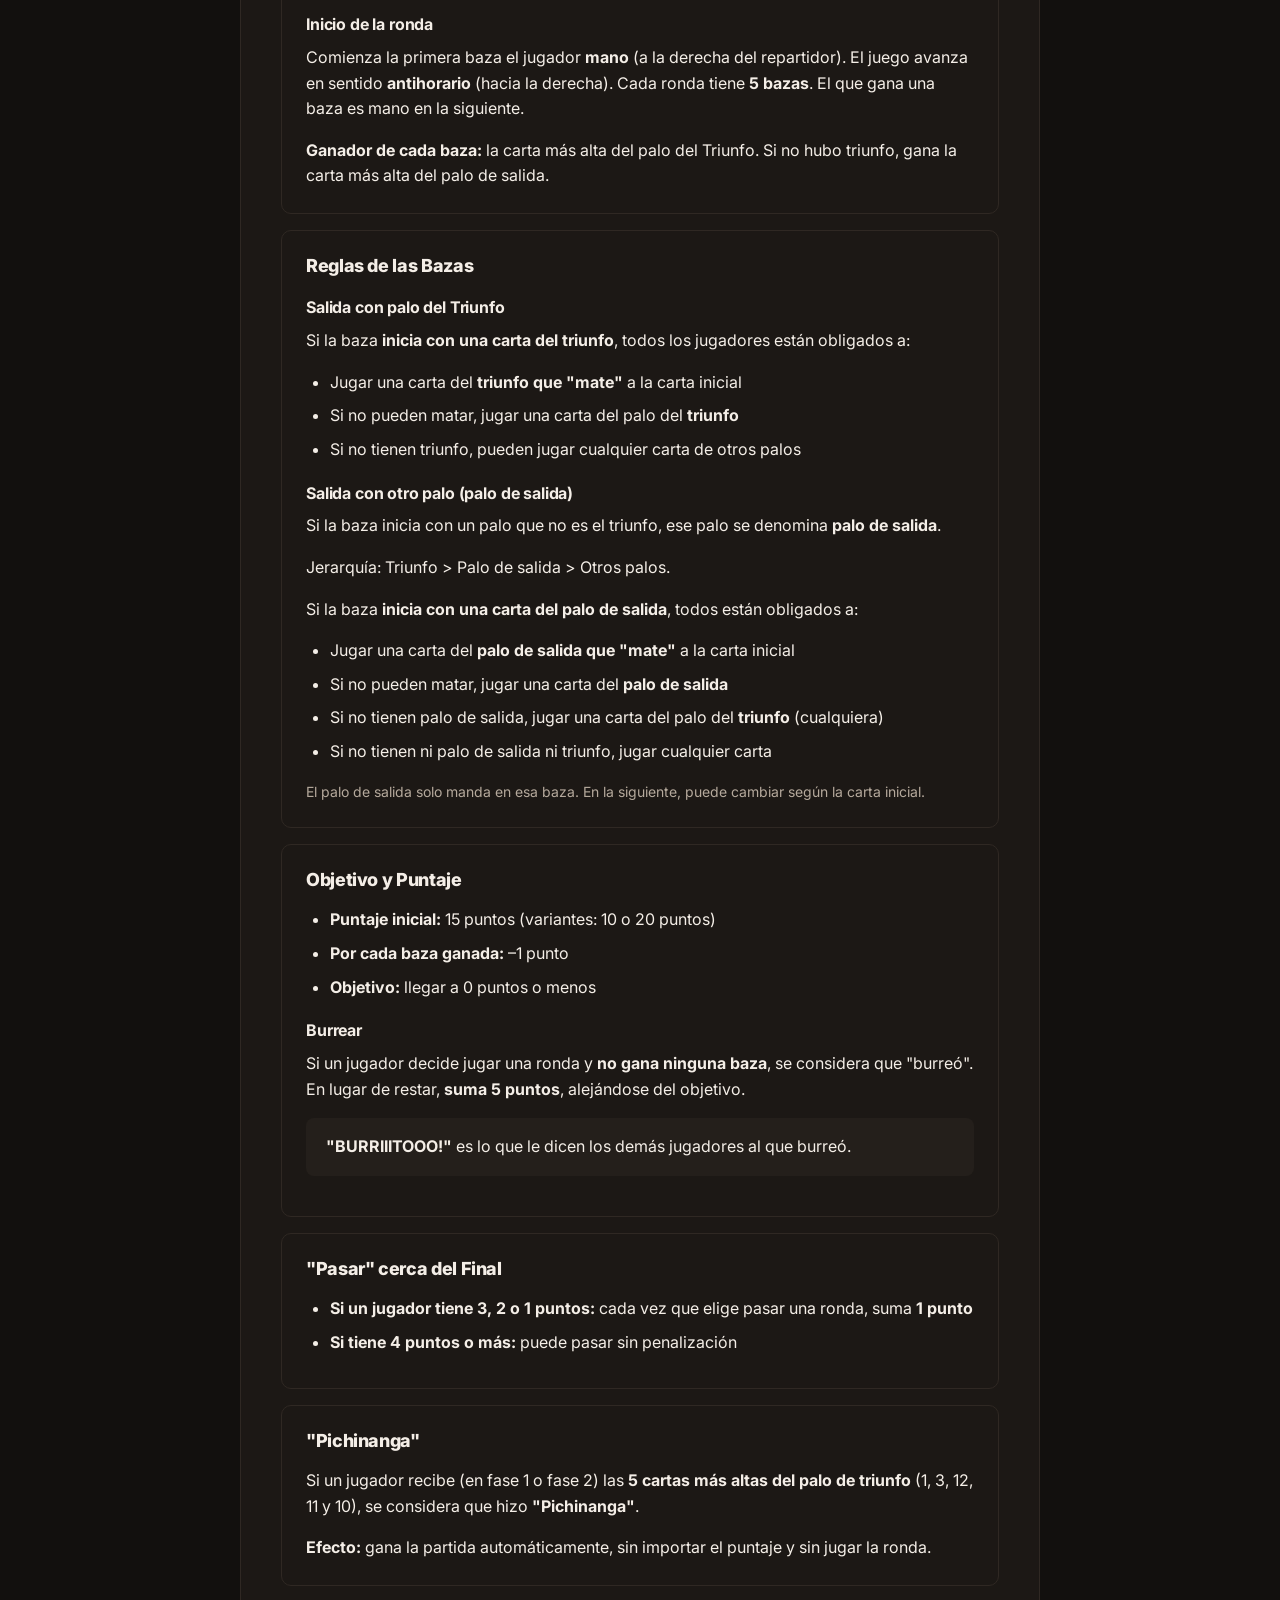
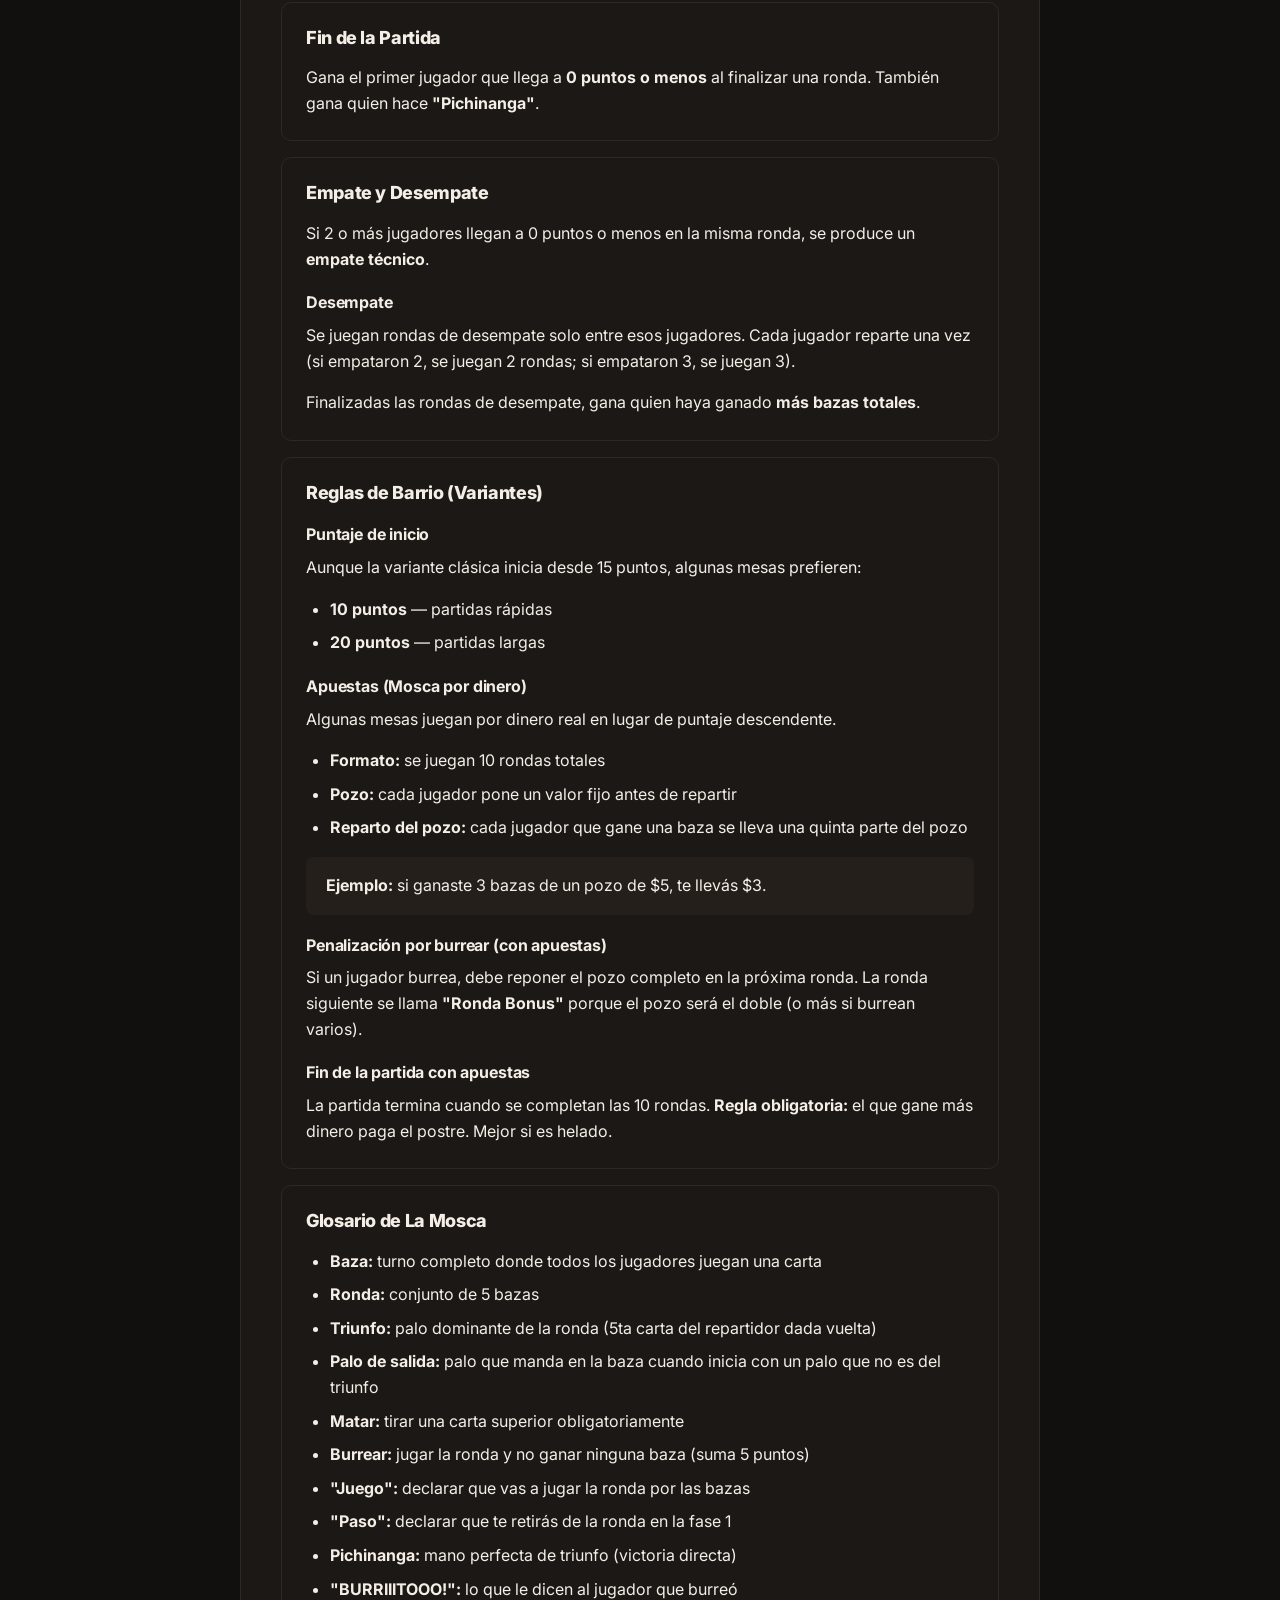
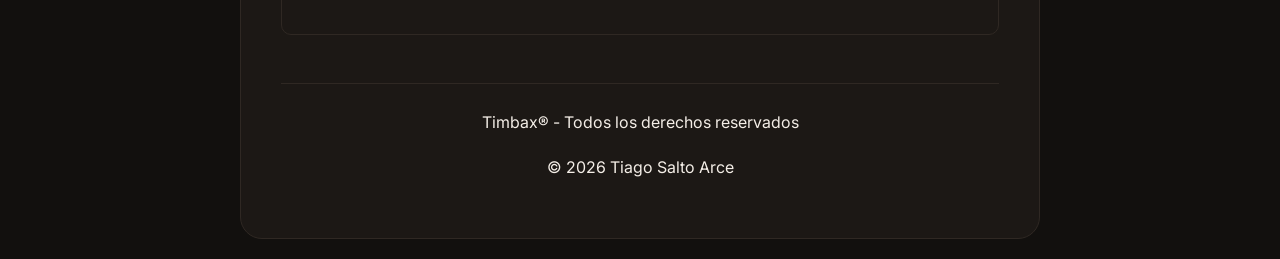
<file: reglas/mosca.html>
<!DOCTYPE html>
<html lang="es">
<head>
    <meta charset="UTF-8">
    <meta name="viewport" content="width=device-width, initial-scale=1.0">

    <!-- ══════════════════════════════════════════════════════════
     mosca/index.html  (timbax.com/reglas/mosca)
     ══════════════════════════════════════════════════════════ -->
    <title>Reglas de La Mosca - Reglamento Completo | Timbax</title>
    <meta name="description" content="Reglamento completo de La Mosca: triunfo, bazas, cómo pasar, burrear o mosquear, pichinanga y variantes con apuestas. El juego de cartas argentino con origen francés explicado paso a paso.">
    <meta name="keywords" content="reglas la mosca juego de cartas, como se juega la mosca, triunfo mosca, burrear mosca, pichinanga, juego de cartas mosca argentina, reglamento mosca, juego mosca mouche francés">
    <meta name="author" content="Tiago Salto Arce">
    <link rel="canonical" href="https://timbax.com/reglas/mosca">
     
    <meta property="og:title" content="Reglas de La Mosca - Reglamento Completo">
    <meta property="og:description" content="Reglamento completo de La Mosca: triunfo, bazas, burrear, pichinanga y variantes. El juego de cartas argentino explicado paso a paso.">
    <meta property="og:url" content="https://timbax.com/reglas/mosca">
    <meta property="og:type" content="article">
    <meta property="og:locale" content="es_AR">
     
    <script type="application/ld+json">
    {
      "@context": "https://schema.org",
      "@type": "Article",
      "headline": "Reglas de La Mosca - Reglamento Completo",
      "description": "Reglamento completo de La Mosca: triunfo, bazas, cómo pasar, burrear, pichinanga y variantes con apuestas.",
      "author": { "@type": "Person", "name": "Tiago Salto Arce" },
      "publisher": { "@type": "Organization", "name": "Timbax" },
      "url": "https://timbax.com/reglas/mosca",
      "inLanguage": "es-AR"
    }
    </script>
    
    <link rel="stylesheet" href="/assets/css/timbax.css">
    <style>
        .header-tag {
            display: inline-block;
            background: var(--surface);
            color: var(--text-muted);
            font-size: 12px;
            font-weight: 600;
            letter-spacing: 0.08em;
            text-transform: uppercase;
            padding: 4px 10px;
            border-radius: 6px;
            margin-bottom: 12px;
        }

        .section-card {
            border: 1px solid var(--border);
            border-radius: 10px;
            padding: 24px;
            margin-bottom: 16px;
        }

        .section-card h2 {
            margin-top: 0;
            margin-bottom: 16px;
            font-size: 18px;
        }

        .section-card h3 {
            margin-top: 20px;
            margin-bottom: 10px;
            font-size: 16px;
        }

        .section-card p:last-child,
        .section-card ul:last-child {
            margin-bottom: 0;
        }

        .highlight {
            background: var(--surface);
            border-radius: 8px;
            padding: 16px 20px;
            margin-bottom: 16px;
        }
        .highlight p { margin-bottom: 8px; }
        .highlight p:last-child { margin-bottom: 0; }

    </style>
</head>
<body>
    <div class="container">

        <a href="/reglas" class="back-link">
            <svg class="back-icon" viewBox="0 0 24 24" fill="none" stroke="currentColor" stroke-width="2.5" stroke-linecap="round" stroke-linejoin="round">
                <path d="M15 18l-6-6 6-6"/>
            </svg>
            Reglas
        </a>

        <header>
            <div class="logo-container">
                <img src="/timbax_logo.png" alt="Timbax Logo" class="logo-image">
                <div class="logo">Timbax</div>
            </div>
            <div class="header-tag">Reglamentos</div>
            <h1>Reglas de la Mosca</h1>
            <ul class="text-muted" style="list-style: none; padding-left: 0; margin-top: 8px;">
                <li>· 2, 3, 4 o 5 jugadores (ideal 5)</li>
                <li>· Baraja española: 40 cartas</li>
                <li>· Partida desde 10, 15 o 20 puntos</li>
            </ul>
        </header>

        <!-- INTRODUCCIÓN Y ORIGEN -->
        <div class="section-card">
            <h2>Introducción y Origen</h2>
            <h3>Origen francés</h3>
            <p>"La Mosca" proviene del juego francés "mouche" (mosca en francés). Se practicaba en Francia desde el siglo XVII como juego de bazas con triunfo. Fue registrado en la Academia de Juegos de Francia en 1718.</p>
            <h3>Evolución</h3>
            <p>Originalmente se jugaba con baraja francesa de 32 cartas. Evolucionó y dio lugar a variantes en distintas culturas. La mecánica fundamental incluye: repartición de cartas, determinación de un palo de triunfo, y jugada de bazas en sucesión.</p>
            <h3>Reglas originales de "Mouche"</h3>
            <p>Todos los jugadores ponen una moneda al pozo común antes del reparto. Si un jugador recibe 5 cartas del mismo palo inicial, tiene "la mouche" y gana inmediatamente el bote sin jugar bazas.</p>
            <p>Si nadie tiene la mouche, se juega una serie de cinco bazas. Cada baza ganada otorga una quinta parte del pozo. Quien gana todas las bazas se lleva todo el pozo.</p>
            <p>Si un jugador no gana ninguna baza, debe reponer el pozo de su propio bolsillo, que será distribuido en la siguiente ronda.</p>
            <h3>Adaptación argentina</h3>
            <p>En Argentina se adaptó "La Mosca" a un sistema de puntaje y castigo, sin apuestas obligatorias (aunque algunas variantes locales incluyen modalidad de apuestas).</p>
        </div>

        <!-- VALORES DE LAS CARTAS -->
        <div class="section-card">
            <h2>Valores de las Cartas</h2>
            <p>Jerarquía de las cartas, de mayor a menor:</p>
            <ul>
                <li><strong>1</strong> — de cualquier palo</li>
                <li><strong>3</strong> — de cualquier palo</li>
                <li><strong>12</strong> — "El Rey" de cualquier palo</li>
                <li><strong>11</strong> — "El Caballo" de cualquier palo</li>
                <li><strong>10</strong> — "La Sota" de cualquier palo</li>
                <li><strong>7</strong> — de cualquier palo</li>
                <li><strong>6</strong> — de cualquier palo</li>
                <li><strong>5</strong> — de cualquier palo</li>
                <li><strong>4</strong> — de cualquier palo</li>
                <li><strong>2</strong> — de cualquier palo</li>
            </ul>
            <h3>El Triunfo</h3>
            <p>La última carta repartida (5ta carta del repartidor) determina el palo del <strong>"Triunfo"</strong>. Este palo manda en la ronda y "mata" a todos los demás.</p>
            <p><strong>Regla clave:</strong> la carta más baja del triunfo (el 2) siempre gana a la carta más alta de cualquier otro palo. Dentro del mismo palo de triunfo, se respeta la jerarquía normal.</p>
            <h3>Palo de Salida</h3>
            <p>El palo de la primera carta que se juega en una baza. Este palo manda <strong>solo en esa baza</strong>. El único que lo mata es el palo del triunfo.</p>
            <h3>Jerarquía por palos</h3>
            <ul>
                <li><strong>Palo del triunfo:</strong> manda en toda la ronda y mata a todos, respetando jerarquía de cartas</li>
                <li><strong>Palo de salida:</strong> manda solo en esa baza y mata a los otros 2 palos que no son triunfo</li>
                <li><strong>Otros palos:</strong> en cada baza, hay 2 palos que siempre pierden contra el triunfo y la salida</li>
            </ul>
            <p class="text-muted">En cada ronda hay 1 palo del triunfo, pero en cada baza puede haber palos de salida distintos.</p>
        </div>

        <!-- CÓMO SE JUEGA -->
        <div class="section-card">
            <h2>¿Cómo se juega?</h2>
            <ul>
                <li><strong>Baraja:</strong> española de 40 cartas (se retiran los 8, los 9 y los comodines)</li>
                <li><strong>Jugadores:</strong> de 3 a 5 personas (modalidad individual)</li>
                <li><strong>Rondas:</strong> se juega por rondas que constan de 5 bazas</li>
                <li><strong>Baza:</strong> turno completo donde cada jugador juega una carta</li>
                <li><strong>Objetivo:</strong> ganar bazas para llegar a 0 puntos, partiendo desde 15 puntos iniciales</li>
            </ul>
        </div>

        <!-- DESARROLLO DEL JUEGO -->
        <div class="section-card">
            <h2>Desarrollo del Juego</h2>
            <h3>Reparto y Triunfo</h3>
            <p>El repartidor mezcla las cartas y ofrece el mazo al jugador de su izquierda para realizar el corte. Reparte <strong>5 cartas</strong> a cada jugador, de a una por vez y en sentido antihorario.</p>
            <p>Cuando reparte su última carta (5ta de su mano), la da vuelta sobre la mesa para que todos la vean. Esa carta determina el palo del <strong>"Triunfo"</strong> de la ronda.</p>
            <div class="highlight">
                <p><strong>Si sale un "1" de triunfo:</strong> todos los jugadores están obligados a jugar la ronda.</p>
            </div>
            <h3>FASE 1: Decidir pasar o jugar</h3>
            <p>Cada jugador (en sentido antihorario, comenzando por el jugador mano) debe declarar:</p>
            <ul>
                <li><strong>"Juego"</strong> — participa de la ronda por las bazas</li>
                <li><strong>"Paso"</strong> — se retira de la ronda y entrega sus cartas al repartidor</li>
            </ul>
            <p><strong>Obligaciones:</strong> el repartidor siempre está obligado a jugar. El jugador pie (izquierda del repartidor) está obligado a jugar si todos los demás pasan.</p>
            <h3>FASE 2: Cambio de cartas</h3>
            <p>Cada jugador que dijo "juego" puede cambiar hasta <strong>3 cartas</strong> de su mano inicial. El repartidor puede cambiar hasta <strong>4 cartas</strong>, si el mazo lo permite.</p>
            <p>El repartidor pregunta a cada jugador cuántas cartas quiere cambiar (de 0 a 3) y reparte en sentido antihorario. Al terminar, deja el mazo a su derecha.</p>
            <div class="highlight">
                <p><strong>Restricción física del mazo:</strong> si juegan 5 jugadores y todos piden cambiar 3 cartas, el repartidor no puede pedir 4 porque no alcanzan. Cálculo: 25 cartas iniciales (5×5) + 15 de cambio (3×5) = 40 cartas.</p>
            </div>
            <h3>Inicio de la ronda</h3>
            <p>Comienza la primera baza el jugador <strong>mano</strong> (a la derecha del repartidor). El juego avanza en sentido <strong>antihorario</strong> (hacia la derecha). Cada ronda tiene <strong>5 bazas</strong>. El que gana una baza es mano en la siguiente.</p>
            <p><strong>Ganador de cada baza:</strong> la carta más alta del palo del Triunfo. Si no hubo triunfo, gana la carta más alta del palo de salida.</p>
        </div>

        <!-- REGLAS DE LAS BAZAS -->
        <div class="section-card">
            <h2>Reglas de las Bazas</h2>
            <h3>Salida con palo del Triunfo</h3>
            <p>Si la baza <strong>inicia con una carta del triunfo</strong>, todos los jugadores están obligados a:</p>
            <ul>
                <li>Jugar una carta del <strong>triunfo que "mate"</strong> a la carta inicial</li>
                <li>Si no pueden matar, jugar una carta del palo del <strong>triunfo</strong></li>
                <li>Si no tienen triunfo, pueden jugar cualquier carta de otros palos</li>
            </ul>
            <h3>Salida con otro palo (palo de salida)</h3>
            <p>Si la baza inicia con un palo que no es el triunfo, ese palo se denomina <strong>palo de salida</strong>.</p>
            <p>Jerarquía: Triunfo > Palo de salida > Otros palos.</p>
            <p>Si la baza <strong>inicia con una carta del palo de salida</strong>, todos están obligados a:</p>
            <ul>
                <li>Jugar una carta del <strong>palo de salida que "mate"</strong> a la carta inicial</li>
                <li>Si no pueden matar, jugar una carta del <strong>palo de salida</strong></li>
                <li>Si no tienen palo de salida, jugar una carta del palo del <strong>triunfo</strong> (cualquiera)</li>
                <li>Si no tienen ni palo de salida ni triunfo, jugar cualquier carta</li>
            </ul>
            <p class="text-muted">El palo de salida solo manda en esa baza. En la siguiente, puede cambiar según la carta inicial.</p>
        </div>

        <!-- OBJETIVO Y PUNTAJE -->
        <div class="section-card">
            <h2>Objetivo y Puntaje</h2>
            <ul>
                <li><strong>Puntaje inicial:</strong> 15 puntos (variantes: 10 o 20 puntos)</li>
                <li><strong>Por cada baza ganada:</strong> –1 punto</li>
                <li><strong>Objetivo:</strong> llegar a 0 puntos o menos</li>
            </ul>
            <h3>Burrear</h3>
            <p>Si un jugador decide jugar una ronda y <strong>no gana ninguna baza</strong>, se considera que "burreó". En lugar de restar, <strong>suma 5 puntos</strong>, alejándose del objetivo.</p>
            <div class="highlight">
                <p><strong>"BURRIIITOOO!"</strong> es lo que le dicen los demás jugadores al que burreó.</p>
            </div>
        </div>

        <!-- PASAR CERCA DEL FINAL -->
        <div class="section-card">
            <h2>"Pasar" cerca del Final</h2>
            <ul>
                <li><strong>Si un jugador tiene 3, 2 o 1 puntos:</strong> cada vez que elige pasar una ronda, suma <strong>1 punto</strong></li>
                <li><strong>Si tiene 4 puntos o más:</strong> puede pasar sin penalización</li>
            </ul>
        </div>

        <!-- PICHINANGA -->
        <div class="section-card">
            <h2>"Pichinanga"</h2>
            <p>Si un jugador recibe (en fase 1 o fase 2) las <strong>5 cartas más altas del palo de triunfo</strong> (1, 3, 12, 11 y 10), se considera que hizo <strong>"Pichinanga"</strong>.</p>
            <p><strong>Efecto:</strong> gana la partida automáticamente, sin importar el puntaje y sin jugar la ronda.</p>
        </div>

        <!-- FIN DE LA PARTIDA -->
        <div class="section-card">
            <h2>Fin de la Partida</h2>
            <p>Gana el primer jugador que llega a <strong>0 puntos o menos</strong> al finalizar una ronda. También gana quien hace <strong>"Pichinanga"</strong>.</p>
        </div>

        <!-- EMPATE Y DESEMPATE -->
        <div class="section-card">
            <h2>Empate y Desempate</h2>
            <p>Si 2 o más jugadores llegan a 0 puntos o menos en la misma ronda, se produce un <strong>empate técnico</strong>.</p>
            <h3>Desempate</h3>
            <p>Se juegan rondas de desempate solo entre esos jugadores. Cada jugador reparte una vez (si empataron 2, se juegan 2 rondas; si empataron 3, se juegan 3).</p>
            <p>Finalizadas las rondas de desempate, gana quien haya ganado <strong>más bazas totales</strong>.</p>
        </div>

        <!-- VARIANTES -->
        <div class="section-card">
            <h2>Reglas de Barrio (Variantes)</h2>
            <h3>Puntaje de inicio</h3>
            <p>Aunque la variante clásica inicia desde 15 puntos, algunas mesas prefieren:</p>
            <ul>
                <li><strong>10 puntos</strong> — partidas rápidas</li>
                <li><strong>20 puntos</strong> — partidas largas</li>
            </ul>
            <h3>Apuestas (Mosca por dinero)</h3>
            <p>Algunas mesas juegan por dinero real en lugar de puntaje descendente.</p>
            <ul>
                <li><strong>Formato:</strong> se juegan 10 rondas totales</li>
                <li><strong>Pozo:</strong> cada jugador pone un valor fijo antes de repartir</li>
                <li><strong>Reparto del pozo:</strong> cada jugador que gane una baza se lleva una quinta parte del pozo</li>
            </ul>
            <div class="highlight">
                <p><strong>Ejemplo:</strong> si ganaste 3 bazas de un pozo de $5, te llevás $3.</p>
            </div>
            <h3>Penalización por burrear (con apuestas)</h3>
            <p>Si un jugador burrea, debe reponer el pozo completo en la próxima ronda. La ronda siguiente se llama <strong>"Ronda Bonus"</strong> porque el pozo será el doble (o más si burrean varios).</p>
            <h3>Fin de la partida con apuestas</h3>
            <p>La partida termina cuando se completan las 10 rondas. <strong>Regla obligatoria:</strong> el que gane más dinero paga el postre. Mejor si es helado.</p>
        </div>

        <!-- GLOSARIO -->
        <div class="section-card">
            <h2>Glosario de La Mosca</h2>
            <ul>
                <li><strong>Baza:</strong> turno completo donde todos los jugadores juegan una carta</li>
                <li><strong>Ronda:</strong> conjunto de 5 bazas</li>
                <li><strong>Triunfo:</strong> palo dominante de la ronda (5ta carta del repartidor dada vuelta)</li>
                <li><strong>Palo de salida:</strong> palo que manda en la baza cuando inicia con un palo que no es del triunfo</li>
                <li><strong>Matar:</strong> tirar una carta superior obligatoriamente</li>
                <li><strong>Burrear:</strong> jugar la ronda y no ganar ninguna baza (suma 5 puntos)</li>
                <li><strong>"Juego":</strong> declarar que vas a jugar la ronda por las bazas</li>
                <li><strong>"Paso":</strong> declarar que te retirás de la ronda en la fase 1</li>
                <li><strong>Pichinanga:</strong> mano perfecta de triunfo (victoria directa)</li>
                <li><strong>"BURRIIITOOO!":</strong> lo que le dicen al jugador que burreó</li>
            </ul>
        </div>

        <footer>
            <p>Timbax® - Todos los derechos reservados</p>
            <p>© 2026 Tiago Salto Arce</p>
        </footer>

    </div>
</body>
</html>
</file>
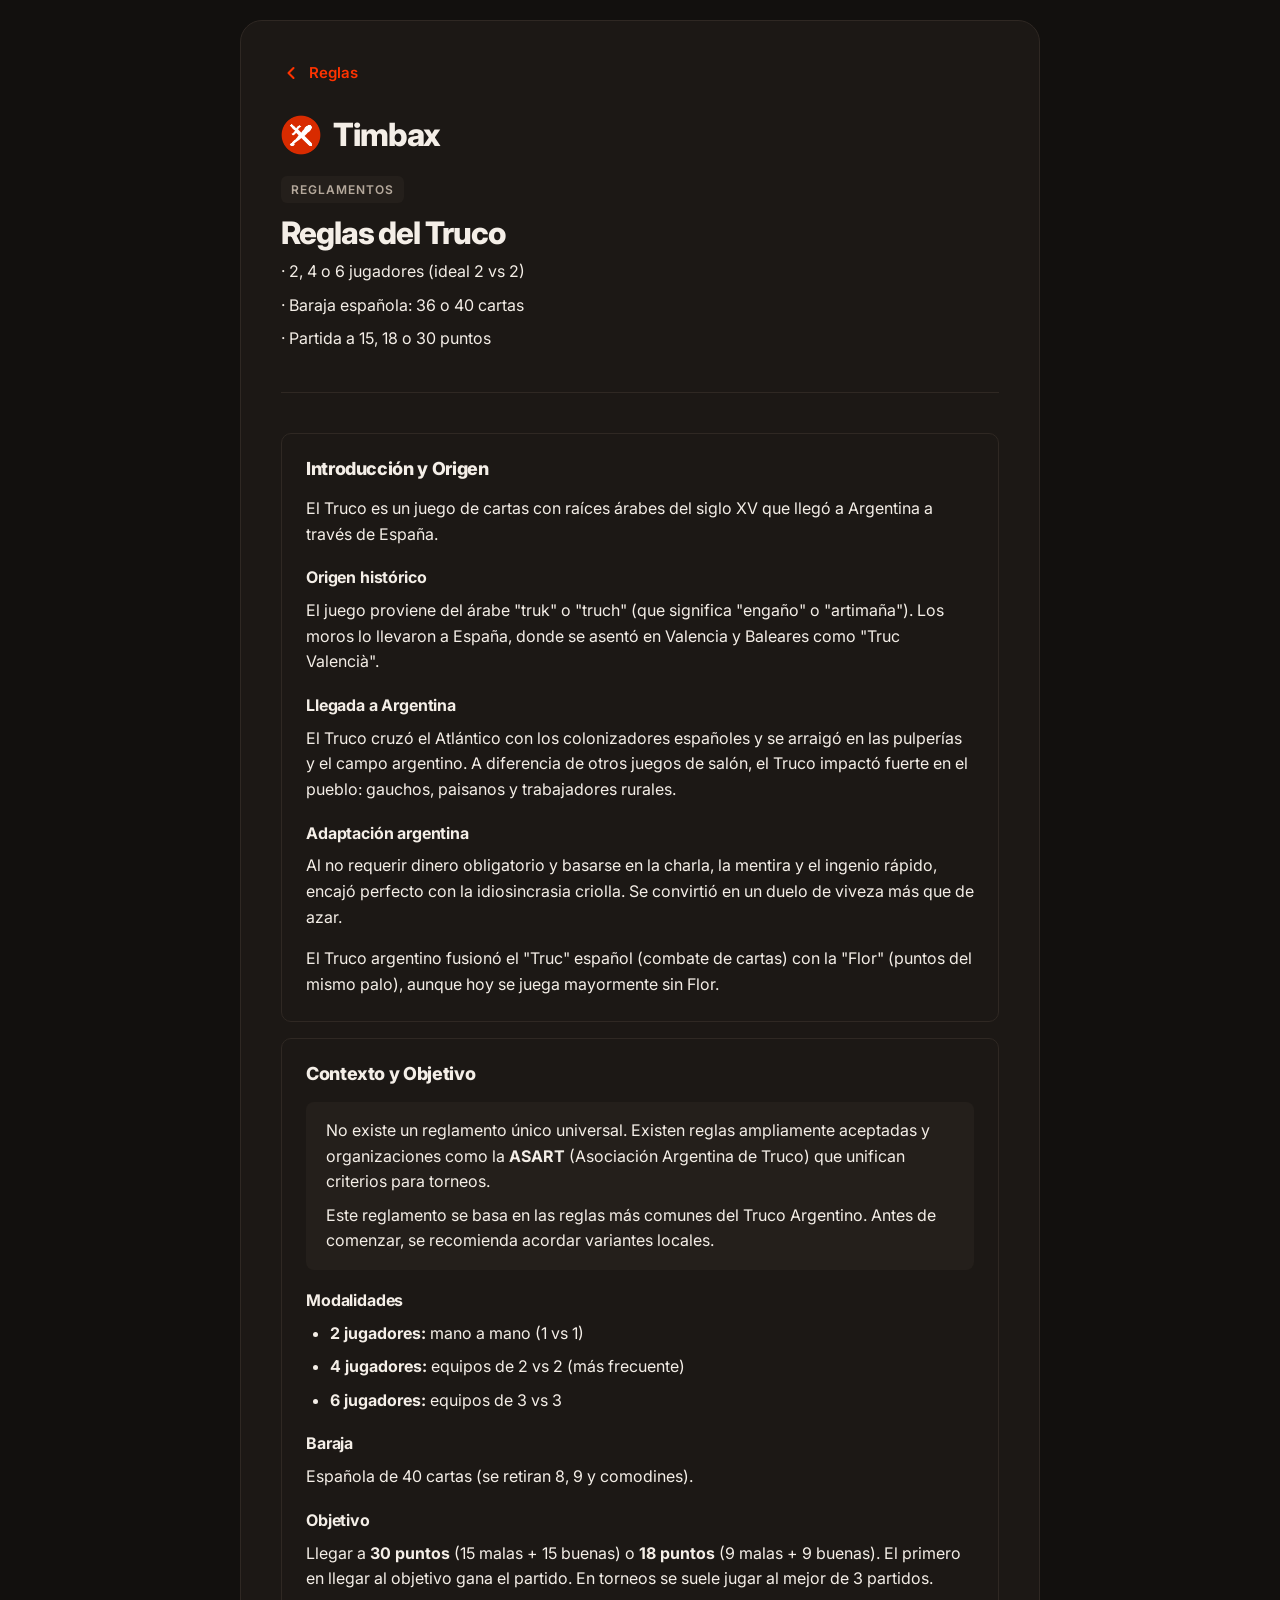
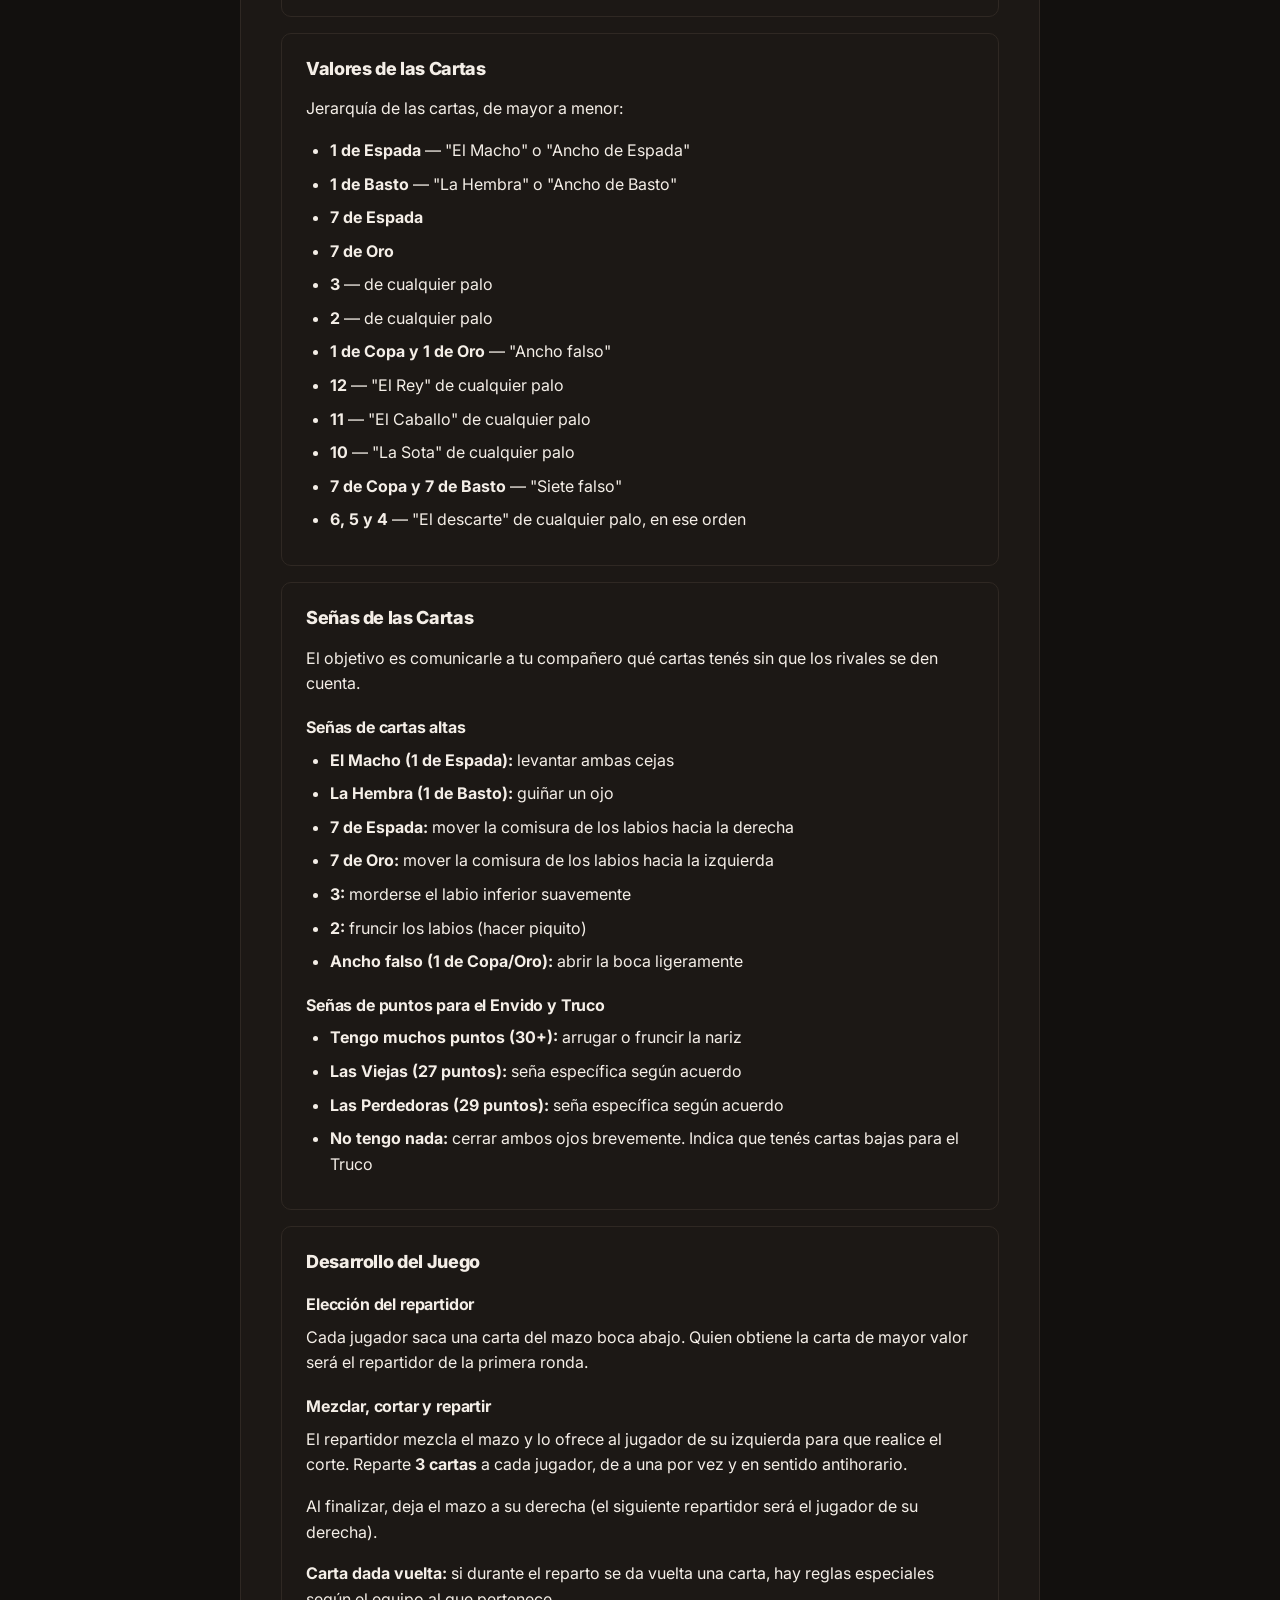
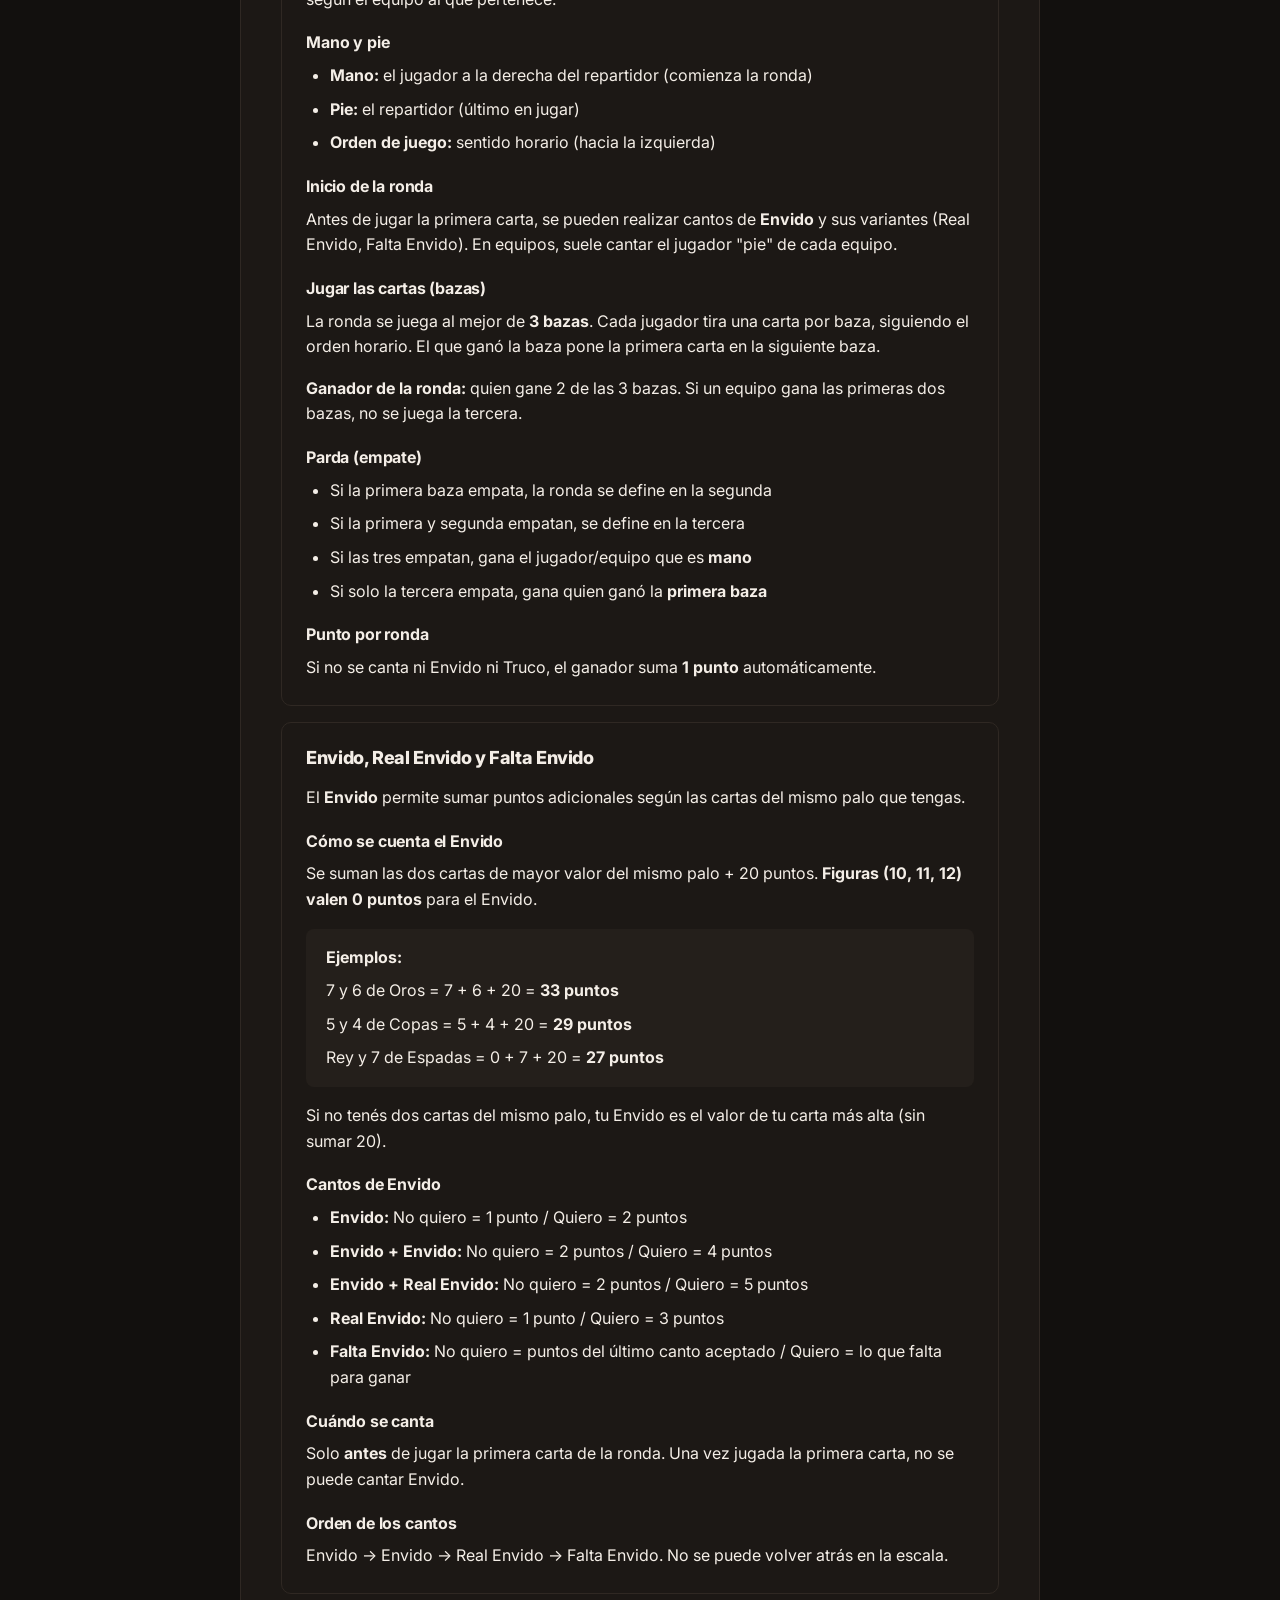
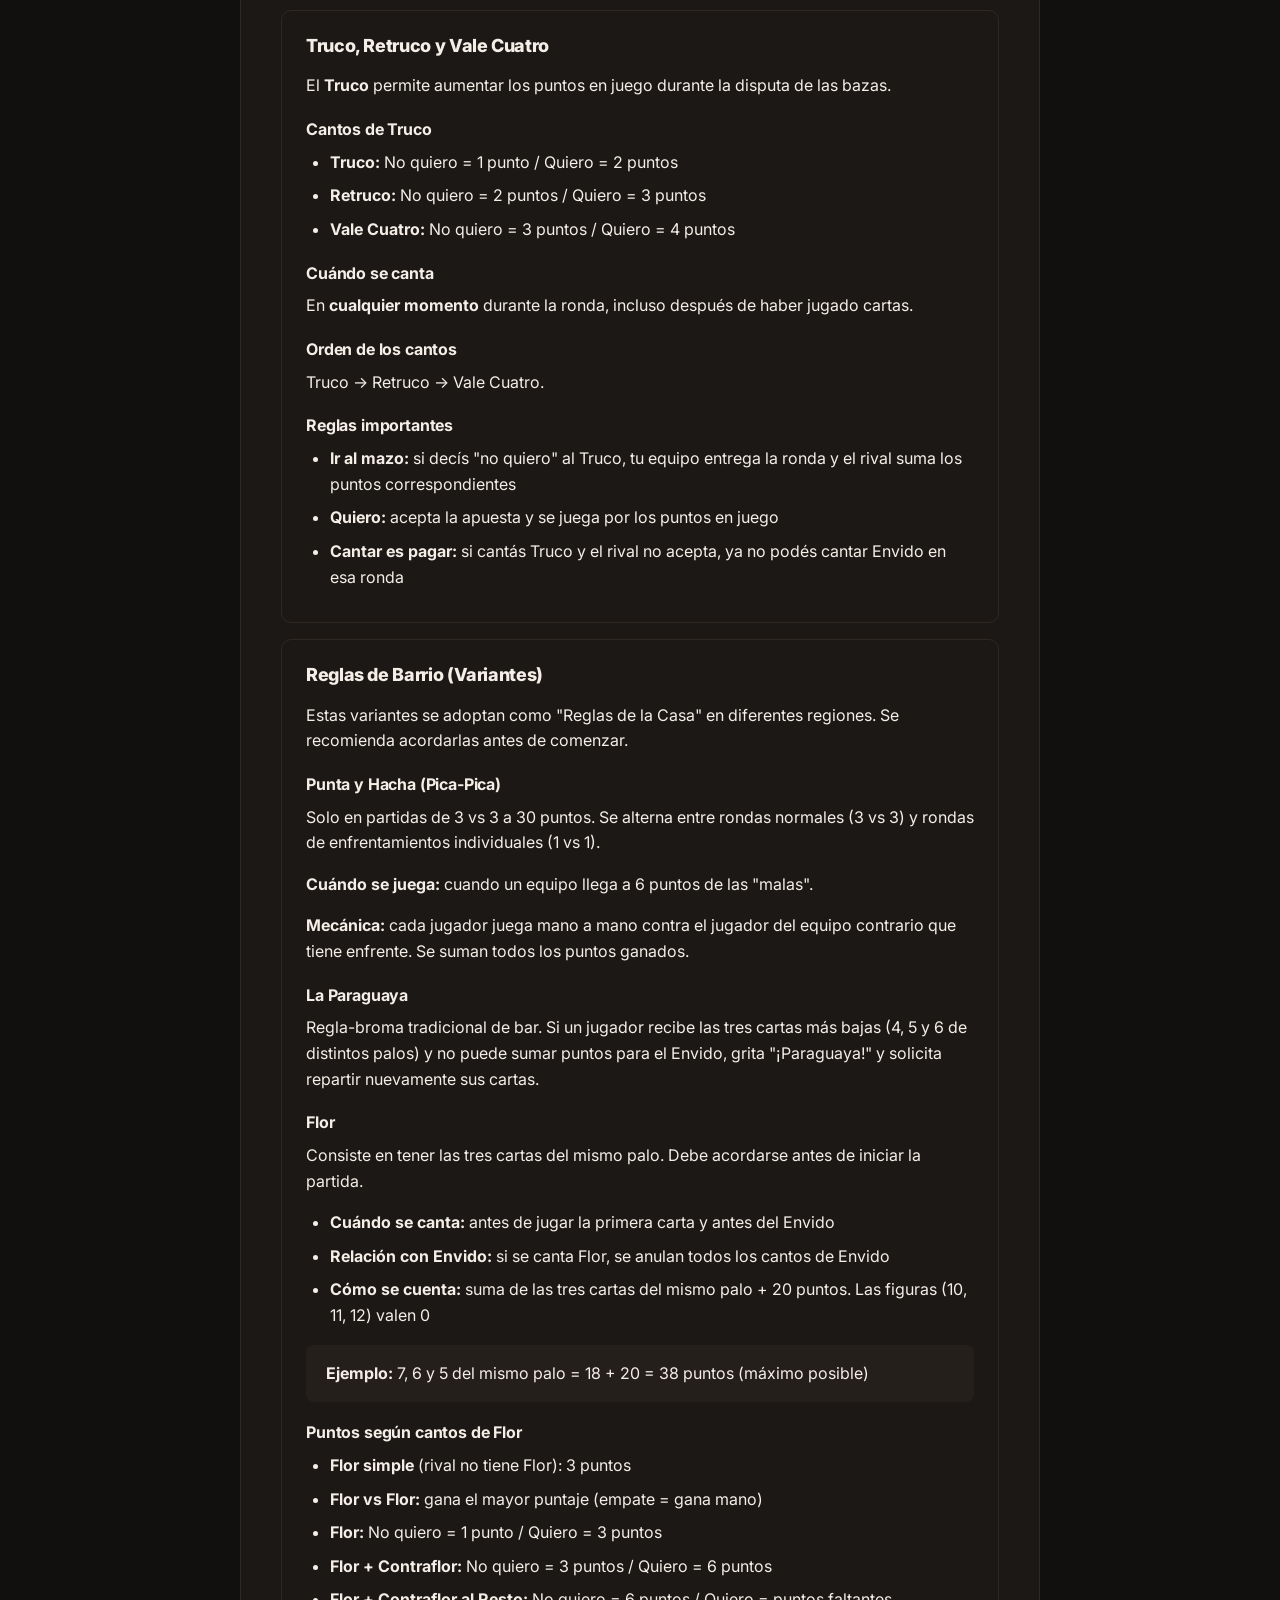
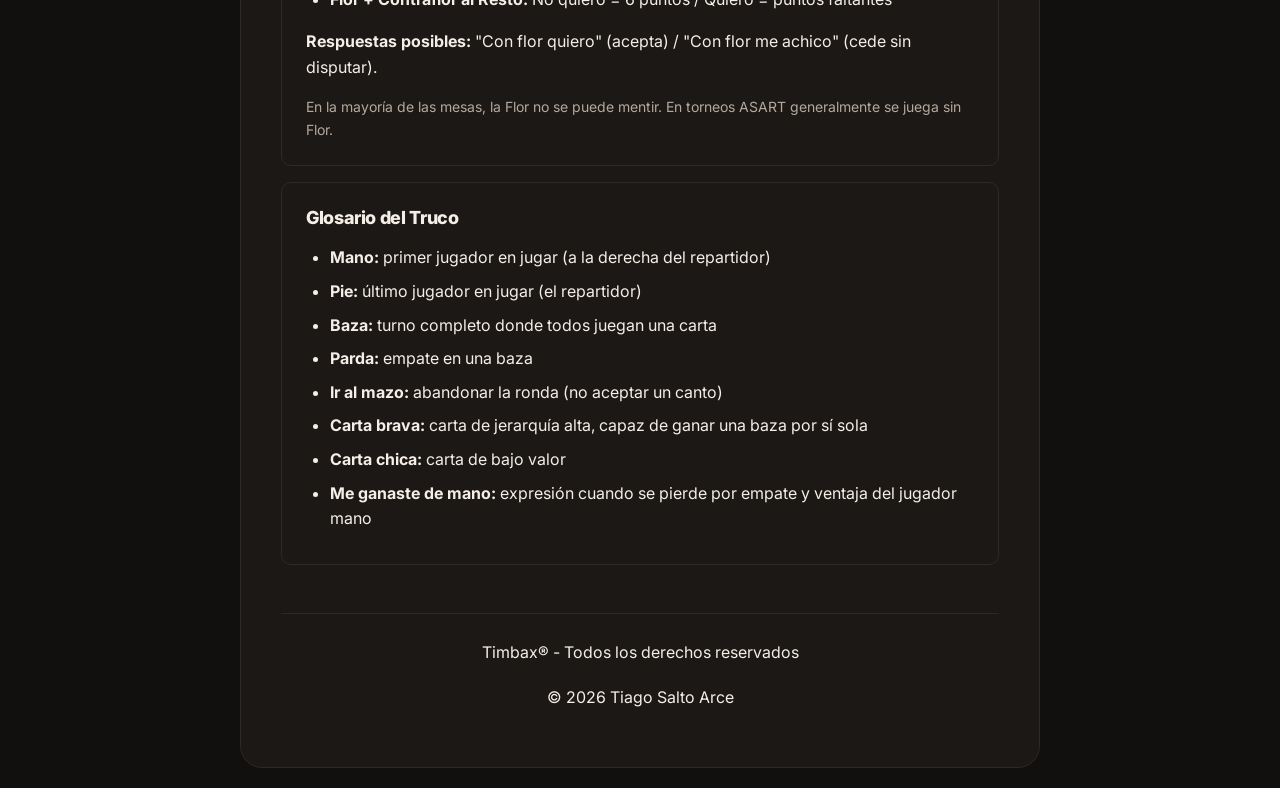
<file: reglas/truco.html>
<!DOCTYPE html>
<html lang="es">
<head>
    <meta charset="UTF-8">
    <meta name="viewport" content="width=device-width, initial-scale=1.0">

    <!-- ══════════════════════════════════════════════════════════
     truco/index.html  (timbax.com/reglas/truco)
     ══════════════════════════════════════════════════════════ -->
    <title>Reglas del Truco Argentino - Reglamento Completo | Timbax</title>
    <meta name="description" content="Reglamento completo del Truco argentino: valores de las cartas, envido, falta envido, truco, retruco, vale cuatro, señas, flor y variantes de barrio. El reglamento más completo en español.">
    <meta name="keywords" content="reglas truco argentino, como se juega el truco, envido, real envido, falta envido, truco, retruco, vale cuatro, señas truco, flor truco, truco 2 jugadores, truco 4 jugadores, truco 6 jugadores, puntaje truco">
    <meta name="author" content="Tiago Salto Arce">
    <link rel="canonical" href="https://timbax.com/reglas/truco">
     
    <meta property="og:title" content="Reglas del Truco Argentino - Reglamento Completo">
    <meta property="og:description" content="Todo sobre el Truco argentino: cartas, envido, real envido, falta envido, truco, retruco, vale cuatro, señas y variantes. El reglamento más completo.">
    <meta property="og:url" content="https://timbax.com/reglas/truco">
    <meta property="og:type" content="article">
    <meta property="og:locale" content="es_AR">

    <!-- Schema.org estructurado para Google -->
    <script type="application/ld+json">
    {
      "@context": "https://schema.org",
      "@type": "Article",
      "headline": "Reglas del Truco Argentino - Reglamento Completo",
      "description": "Reglamento completo del Truco argentino: valores de las cartas, envido, truco, retruco, vale cuatro, señas, flor y variantes de barrio.",
      "author": { "@type": "Person", "name": "Tiago Salto Arce" },
      "publisher": { "@type": "Organization", "name": "Timbax" },
      "url": "https://timbax.com/reglas/truco",
      "inLanguage": "es-AR"
    }
    </script>
    
    <link rel="stylesheet" href="/assets/css/timbax.css">
    <style>
        .header-tag {
            display: inline-block;
            background: var(--surface);
            color: var(--text-muted);
            font-size: 12px;
            font-weight: 600;
            letter-spacing: 0.08em;
            text-transform: uppercase;
            padding: 4px 10px;
            border-radius: 6px;
            margin-bottom: 12px;
        }        

        .section-card {
            border: 1px solid var(--border);
            border-radius: 10px;
            padding: 24px;
            margin-bottom: 16px;
        }

        .section-card h2 {
            margin-top: 0;
            margin-bottom: 16px;
            font-size: 18px;
        }

        .section-card h3 {
            margin-top: 20px;
            margin-bottom: 10px;
            font-size: 16px;
        }

        .section-card p:last-child,
        .section-card ul:last-child {
            margin-bottom: 0;
        }

        .highlight {
            background: var(--surface);
            border-radius: 8px;
            padding: 16px 20px;
            margin-bottom: 16px;
        }
        .highlight p { margin-bottom: 8px; }
        .highlight p:last-child { margin-bottom: 0; }
        
    </style>
</head>
<body>
    <div class="container">

        <a href="/reglas" class="back-link">
            <svg class="back-icon" viewBox="0 0 24 24" fill="none" stroke="currentColor" stroke-width="2.5" stroke-linecap="round" stroke-linejoin="round">
                <path d="M15 18l-6-6 6-6"/>
            </svg>
            Reglas
        </a>

        <header>
            <div class="logo-container">
                <img src="/timbax_logo.png" alt="Timbax Logo" class="logo-image">
                <div class="logo">Timbax</div>
            </div>            
            <div class="header-tag">Reglamentos</div>
            <h1>Reglas del Truco</h1>
            <ul class="text-muted" style="list-style: none; padding-left: 0; margin-top: 8px;">
                <li>· 2, 4 o 6 jugadores (ideal 2 vs 2)</li>
                <li>· Baraja española: 36 o 40 cartas</li>
                <li>· Partida a 15, 18 o 30 puntos</li>
            </ul>
        </header>

        <!-- INTRODUCCIÓN Y ORIGEN -->
        <div class="section-card">
            <h2>Introducción y Origen</h2>
            <p>El Truco es un juego de cartas con raíces árabes del siglo XV que llegó a Argentina a través de España.</p>
            <h3>Origen histórico</h3>
            <p>El juego proviene del árabe "truk" o "truch" (que significa "engaño" o "artimaña"). Los moros lo llevaron a España, donde se asentó en Valencia y Baleares como "Truc Valencià".</p>
            <h3>Llegada a Argentina</h3>
            <p>El Truco cruzó el Atlántico con los colonizadores españoles y se arraigó en las pulperías y el campo argentino. A diferencia de otros juegos de salón, el Truco impactó fuerte en el pueblo: gauchos, paisanos y trabajadores rurales.</p>
            <h3>Adaptación argentina</h3>
            <p>Al no requerir dinero obligatorio y basarse en la charla, la mentira y el ingenio rápido, encajó perfecto con la idiosincrasia criolla. Se convirtió en un duelo de viveza más que de azar.</p>
            <p>El Truco argentino fusionó el "Truc" español (combate de cartas) con la "Flor" (puntos del mismo palo), aunque hoy se juega mayormente sin Flor.</p>
        </div>

        <!-- CONTEXTO Y OBJETIVO -->
        <div class="section-card">
            <h2>Contexto y Objetivo</h2>
            <div class="highlight">
                <p>No existe un reglamento único universal. Existen reglas ampliamente aceptadas y organizaciones como la <strong>ASART</strong> (Asociación Argentina de Truco) que unifican criterios para torneos.</p>
                <p>Este reglamento se basa en las reglas más comunes del Truco Argentino. Antes de comenzar, se recomienda acordar variantes locales.</p>
            </div>
            <h3>Modalidades</h3>
            <ul>
                <li><strong>2 jugadores:</strong> mano a mano (1 vs 1)</li>
                <li><strong>4 jugadores:</strong> equipos de 2 vs 2 (más frecuente)</li>
                <li><strong>6 jugadores:</strong> equipos de 3 vs 3</li>
            </ul>
            <h3>Baraja</h3>
            <p>Española de 40 cartas (se retiran 8, 9 y comodines).</p>
            <h3>Objetivo</h3>
            <p>Llegar a <strong>30 puntos</strong> (15 malas + 15 buenas) o <strong>18 puntos</strong> (9 malas + 9 buenas). El primero en llegar al objetivo gana el partido. En torneos se suele jugar al mejor de 3 partidos.</p>
        </div>

        <!-- VALORES DE LAS CARTAS -->
        <div class="section-card">
            <h2>Valores de las Cartas</h2>
            <p>Jerarquía de las cartas, de mayor a menor:</p>
            <ul>
                <li><strong>1 de Espada</strong> — "El Macho" o "Ancho de Espada"</li>
                <li><strong>1 de Basto</strong> — "La Hembra" o "Ancho de Basto"</li>
                <li><strong>7 de Espada</strong></li>
                <li><strong>7 de Oro</strong></li>
                <li><strong>3</strong> — de cualquier palo</li>
                <li><strong>2</strong> — de cualquier palo</li>
                <li><strong>1 de Copa y 1 de Oro</strong> — "Ancho falso"</li>
                <li><strong>12</strong> — "El Rey" de cualquier palo</li>
                <li><strong>11</strong> — "El Caballo" de cualquier palo</li>
                <li><strong>10</strong> — "La Sota" de cualquier palo</li>
                <li><strong>7 de Copa y 7 de Basto</strong> — "Siete falso"</li>
                <li><strong>6, 5 y 4</strong> — "El descarte" de cualquier palo, en ese orden</li>
            </ul>
        </div>

        <!-- SEÑAS -->
        <div class="section-card">
            <h2>Señas de las Cartas</h2>
            <p>El objetivo es comunicarle a tu compañero qué cartas tenés sin que los rivales se den cuenta.</p>
            <h3>Señas de cartas altas</h3>
            <ul>
                <li><strong>El Macho (1 de Espada):</strong> levantar ambas cejas</li>
                <li><strong>La Hembra (1 de Basto):</strong> guiñar un ojo</li>
                <li><strong>7 de Espada:</strong> mover la comisura de los labios hacia la derecha</li>
                <li><strong>7 de Oro:</strong> mover la comisura de los labios hacia la izquierda</li>
                <li><strong>3:</strong> morderse el labio inferior suavemente</li>
                <li><strong>2:</strong> fruncir los labios (hacer piquito)</li>
                <li><strong>Ancho falso (1 de Copa/Oro):</strong> abrir la boca ligeramente</li>
            </ul>
            <h3>Señas de puntos para el Envido y Truco</h3>
            <ul>
                <li><strong>Tengo muchos puntos (30+):</strong> arrugar o fruncir la nariz</li>
                <li><strong>Las Viejas (27 puntos):</strong> seña específica según acuerdo</li>
                <li><strong>Las Perdedoras (29 puntos):</strong> seña específica según acuerdo</li>
                <li><strong>No tengo nada:</strong> cerrar ambos ojos brevemente. Indica que tenés cartas bajas para el Truco</li>
            </ul>
        </div>

        <!-- DESARROLLO DEL JUEGO -->
        <div class="section-card">
            <h2>Desarrollo del Juego</h2>
            <h3>Elección del repartidor</h3>
            <p>Cada jugador saca una carta del mazo boca abajo. Quien obtiene la carta de mayor valor será el repartidor de la primera ronda.</p>
            <h3>Mezclar, cortar y repartir</h3>
            <p>El repartidor mezcla el mazo y lo ofrece al jugador de su izquierda para que realice el corte. Reparte <strong>3 cartas</strong> a cada jugador, de a una por vez y en sentido antihorario.</p>
            <p>Al finalizar, deja el mazo a su derecha (el siguiente repartidor será el jugador de su derecha).</p>
            <p><strong>Carta dada vuelta:</strong> si durante el reparto se da vuelta una carta, hay reglas especiales según el equipo al que pertenece.</p>
            <h3>Mano y pie</h3>
            <ul>
                <li><strong>Mano:</strong> el jugador a la derecha del repartidor (comienza la ronda)</li>
                <li><strong>Pie:</strong> el repartidor (último en jugar)</li>
                <li><strong>Orden de juego:</strong> sentido horario (hacia la izquierda)</li>
            </ul>
            <h3>Inicio de la ronda</h3>
            <p>Antes de jugar la primera carta, se pueden realizar cantos de <strong>Envido</strong> y sus variantes (Real Envido, Falta Envido). En equipos, suele cantar el jugador "pie" de cada equipo.</p>
            <h3>Jugar las cartas (bazas)</h3>
            <p>La ronda se juega al mejor de <strong>3 bazas</strong>. Cada jugador tira una carta por baza, siguiendo el orden horario. El que ganó la baza pone la primera carta en la siguiente baza.</p>
            <p><strong>Ganador de la ronda:</strong> quien gane 2 de las 3 bazas. Si un equipo gana las primeras dos bazas, no se juega la tercera.</p>
            <h3>Parda (empate)</h3>
            <ul>
                <li>Si la primera baza empata, la ronda se define en la segunda</li>
                <li>Si la primera y segunda empatan, se define en la tercera</li>
                <li>Si las tres empatan, gana el jugador/equipo que es <strong>mano</strong></li>
                <li>Si solo la tercera empata, gana quien ganó la <strong>primera baza</strong></li>
            </ul>
            <h3>Punto por ronda</h3>
            <p>Si no se canta ni Envido ni Truco, el ganador suma <strong>1 punto</strong> automáticamente.</p>
        </div>

        <!-- ENVIDO -->
        <div class="section-card">
            <h2>Envido, Real Envido y Falta Envido</h2>
            <p>El <strong>Envido</strong> permite sumar puntos adicionales según las cartas del mismo palo que tengas.</p>
            <h3>Cómo se cuenta el Envido</h3>
            <p>Se suman las dos cartas de mayor valor del mismo palo + 20 puntos. <strong>Figuras (10, 11, 12) valen 0 puntos</strong> para el Envido.</p>
            <div class="highlight">
                <p><strong>Ejemplos:</strong></p>
                <p>7 y 6 de Oros = 7 + 6 + 20 = <strong>33 puntos</strong></p>
                <p>5 y 4 de Copas = 5 + 4 + 20 = <strong>29 puntos</strong></p>
                <p>Rey y 7 de Espadas = 0 + 7 + 20 = <strong>27 puntos</strong></p>
            </div>
            <p>Si no tenés dos cartas del mismo palo, tu Envido es el valor de tu carta más alta (sin sumar 20).</p>
            <h3>Cantos de Envido</h3>
            <ul>
                <li><strong>Envido:</strong> No quiero = 1 punto / Quiero = 2 puntos</li>
                <li><strong>Envido + Envido:</strong> No quiero = 2 puntos / Quiero = 4 puntos</li>
                <li><strong>Envido + Real Envido:</strong> No quiero = 2 puntos / Quiero = 5 puntos</li>
                <li><strong>Real Envido:</strong> No quiero = 1 punto / Quiero = 3 puntos</li>
                <li><strong>Falta Envido:</strong> No quiero = puntos del último canto aceptado / Quiero = lo que falta para ganar</li>
            </ul>
            <h3>Cuándo se canta</h3>
            <p>Solo <strong>antes</strong> de jugar la primera carta de la ronda. Una vez jugada la primera carta, no se puede cantar Envido.</p>
            <h3>Orden de los cantos</h3>
            <p>Envido → Envido → Real Envido → Falta Envido. No se puede volver atrás en la escala.</p>
        </div>

        <!-- TRUCO -->
        <div class="section-card">
            <h2>Truco, Retruco y Vale Cuatro</h2>
            <p>El <strong>Truco</strong> permite aumentar los puntos en juego durante la disputa de las bazas.</p>
            <h3>Cantos de Truco</h3>
            <ul>
                <li><strong>Truco:</strong> No quiero = 1 punto / Quiero = 2 puntos</li>
                <li><strong>Retruco:</strong> No quiero = 2 puntos / Quiero = 3 puntos</li>
                <li><strong>Vale Cuatro:</strong> No quiero = 3 puntos / Quiero = 4 puntos</li>
            </ul>
            <h3>Cuándo se canta</h3>
            <p>En <strong>cualquier momento</strong> durante la ronda, incluso después de haber jugado cartas.</p>
            <h3>Orden de los cantos</h3>
            <p>Truco → Retruco → Vale Cuatro.</p>
            <h3>Reglas importantes</h3>
            <ul>
                <li><strong>Ir al mazo:</strong> si decís "no quiero" al Truco, tu equipo entrega la ronda y el rival suma los puntos correspondientes</li>
                <li><strong>Quiero:</strong> acepta la apuesta y se juega por los puntos en juego</li>
                <li><strong>Cantar es pagar:</strong> si cantás Truco y el rival no acepta, ya no podés cantar Envido en esa ronda</li>
            </ul>
        </div>

        <!-- VARIANTES -->
        <div class="section-card">
            <h2>Reglas de Barrio (Variantes)</h2>
            <p>Estas variantes se adoptan como "Reglas de la Casa" en diferentes regiones. Se recomienda acordarlas antes de comenzar.</p>
            <h3>Punta y Hacha (Pica-Pica)</h3>
            <p>Solo en partidas de 3 vs 3 a 30 puntos. Se alterna entre rondas normales (3 vs 3) y rondas de enfrentamientos individuales (1 vs 1).</p>
            <p><strong>Cuándo se juega:</strong> cuando un equipo llega a 6 puntos de las "malas".</p>
            <p><strong>Mecánica:</strong> cada jugador juega mano a mano contra el jugador del equipo contrario que tiene enfrente. Se suman todos los puntos ganados.</p>
            <h3>La Paraguaya</h3>
            <p>Regla-broma tradicional de bar. Si un jugador recibe las tres cartas más bajas (4, 5 y 6 de distintos palos) y no puede sumar puntos para el Envido, grita "¡Paraguaya!" y solicita repartir nuevamente sus cartas.</p>
            <h3>Flor</h3>
            <p>Consiste en tener las tres cartas del mismo palo. Debe acordarse antes de iniciar la partida.</p>
            <ul>
                <li><strong>Cuándo se canta:</strong> antes de jugar la primera carta y antes del Envido</li>
                <li><strong>Relación con Envido:</strong> si se canta Flor, se anulan todos los cantos de Envido</li>
                <li><strong>Cómo se cuenta:</strong> suma de las tres cartas del mismo palo + 20 puntos. Las figuras (10, 11, 12) valen 0</li>
            </ul>
            <div class="highlight">
                <p><strong>Ejemplo:</strong> 7, 6 y 5 del mismo palo = 18 + 20 = 38 puntos (máximo posible)</p>
            </div>
            <h3>Puntos según cantos de Flor</h3>
            <ul>
                <li><strong>Flor simple</strong> (rival no tiene Flor): 3 puntos</li>
                <li><strong>Flor vs Flor:</strong> gana el mayor puntaje (empate = gana mano)</li>
                <li><strong>Flor:</strong> No quiero = 1 punto / Quiero = 3 puntos</li>
                <li><strong>Flor + Contraflor:</strong> No quiero = 3 puntos / Quiero = 6 puntos</li>
                <li><strong>Flor + Contraflor al Resto:</strong> No quiero = 6 puntos / Quiero = puntos faltantes</li>
            </ul>
            <p><strong>Respuestas posibles:</strong> "Con flor quiero" (acepta) / "Con flor me achico" (cede sin disputar).</p>
            <p class="text-muted">En la mayoría de las mesas, la Flor no se puede mentir. En torneos ASART generalmente se juega sin Flor.</p>
        </div>

        <!-- GLOSARIO -->
        <div class="section-card">
            <h2>Glosario del Truco</h2>
            <ul>
                <li><strong>Mano:</strong> primer jugador en jugar (a la derecha del repartidor)</li>
                <li><strong>Pie:</strong> último jugador en jugar (el repartidor)</li>
                <li><strong>Baza:</strong> turno completo donde todos juegan una carta</li>
                <li><strong>Parda:</strong> empate en una baza</li>
                <li><strong>Ir al mazo:</strong> abandonar la ronda (no aceptar un canto)</li>
                <li><strong>Carta brava:</strong> carta de jerarquía alta, capaz de ganar una baza por sí sola</li>
                <li><strong>Carta chica:</strong> carta de bajo valor</li>
                <li><strong>Me ganaste de mano:</strong> expresión cuando se pierde por empate y ventaja del jugador mano</li>
            </ul>
        </div>

        <footer>
            <p>Timbax® - Todos los derechos reservados</p>
            <p>© 2026 Tiago Salto Arce</p>
        </footer>

    </div>
</body>
</html>
</file>
<file: assets/css/timbax.css>
/* ============================================================
   TIMBAX — Base Stylesheet
   Compartido por todas las páginas del sitio
   Theme "Asado Nocturno" — mismos tokens que la app (Color.kt / Type.kt / Shape.kt)
   ============================================================ */

/* Google Fonts - Inter (400, 500, 600, 700, 800), los mismos pesos que la app */
@import url('https://fonts.googleapis.com/css2?family=Inter:wght@400;500;600;700;800&display=swap');

/* ── Color Tokens ── */
:root {
    /* Carbón nocturno: fondo → card → superficie hundida. Sin sombras: separan los bordes. */
    --bg:               #12100E;
    --container:        #1C1815;
    --surface:          #241F1B;
    --surface-variant:  #26201C;
    --surface-sunken:   #151210;
    --border:           #2F2823;
    --outline:          #8A7C70;

    /* Marca: naranja brasa (relleno) y brasa legible (texto/links sobre superficie) */
    --primary:          #D92B00;
    --primary-hover:    #C42900;
    --on-primary:       #FFFFFF;
    --primary-text:     #FF3300;
    --accent-soft:      #3B1A10;
    --on-accent-soft:   #FF8F66;
    --amber:            #FFAA00;

    --text:             #F4EEE7;
    --text-muted:       #B5A99C;

    /* Radios (Dimens.kt) */
    --radius-small:     12px;
    --radius-control:   14px;
    --radius-card:      22px;
}

/* ── Reset ── */
* {
    margin: 0;
    padding: 0;
    box-sizing: border-box;
}

/* ── Body ── */
body {
    font-family: 'Inter', -apple-system, BlinkMacSystemFont, 'Segoe UI', Roboto, sans-serif;
    background: var(--bg);
    color: var(--text);
    font-weight: 400;
    line-height: 1.6;
    padding: 20px;
    -webkit-font-smoothing: antialiased;
    -moz-osx-font-smoothing: grayscale;
}

/* ── Container ── */
.container {
    max-width: 800px;
    margin: 0 auto;
    background: var(--container);
    padding: 40px;
    border: 1px solid var(--border);
    border-radius: var(--radius-card);
}

/* ── Back link ── */
.back-link {
    display: inline-flex;
    align-items: center;
    gap: 8px;
    margin-bottom: 24px;
    color: var(--primary-text);
    text-decoration: none;
    font-weight: 600;
    font-size: 15px;
    transition: opacity 0.2s ease;
    -webkit-tap-highlight-color: transparent;
}
.back-link:hover { opacity: 0.7; }
.back-icon { width: 20px; height: 20px; flex-shrink: 0; }

/* ── Header ── */
header {
    margin-bottom: 40px;
    padding-bottom: 24px;
    border-bottom: 1px solid var(--border);
}

.logo-container {
    display: flex;
    align-items: center;
    gap: 12px;
    margin-bottom: 16px;
}
.logo-image { width: 40px; height: auto; }
.logo {
    font-size: 32px;
    font-weight: 800;
    letter-spacing: -0.035em;
    color: var(--text);
}

/* ── Typography ── */
h1 {
    font-size: 31px;
    font-weight: 800;
    line-height: 1.15;
    letter-spacing: -0.035em;
    color: var(--text);
    margin-bottom: 8px;
}

h2 {
    font-size: 22px;
    font-weight: 800;
    line-height: 1.25;
    letter-spacing: -0.02em;
    color: var(--text);
    margin-top: 32px;
    margin-bottom: 16px;
}

h3 {
    font-size: 18px;
    font-weight: 700;
    line-height: 1.3;
    letter-spacing: -0.01em;
    color: var(--text);
    margin-top: 24px;
    margin-bottom: 12px;
}

p {
    margin-bottom: 16px;
    font-size: 16px;
    color: var(--text);
}

ul {
    margin-bottom: 16px;
    padding-left: 24px;
}

li {
    margin-bottom: 8px;
    font-size: 16px;
    color: var(--text);
}

a {
    color: var(--primary-text);
}

strong, b {
    font-weight: 700;
}

/* ── Divider ── */
.divider {
    border: none;
    border-top: 1px solid var(--border);
    margin: 32px 0;
}

/* ── Footer ── */
footer {
    text-align: center;
    margin-top: 48px;
    padding-top: 24px;
    border-top: 1px solid var(--border);
    color: var(--text-muted);
    font-size: 12px;
    line-height: 1.8;
}

/* ── Utility: muted text ── */
.text-muted {
    font-size: 14px;
    color: var(--text-muted);
}

/* ── Mobile ── */
@media (max-width: 768px) {
    .container { padding: 24px; }
    .logo-image { width: 32px; }
    h1 { font-size: 26px; }
    h2 { font-size: 20px; }
    h3 { font-size: 16px; }
    p, li { font-size: 15px; }
    footer { font-size: 10px; }
    footer p { font-size: 10px; }
}
</file>
